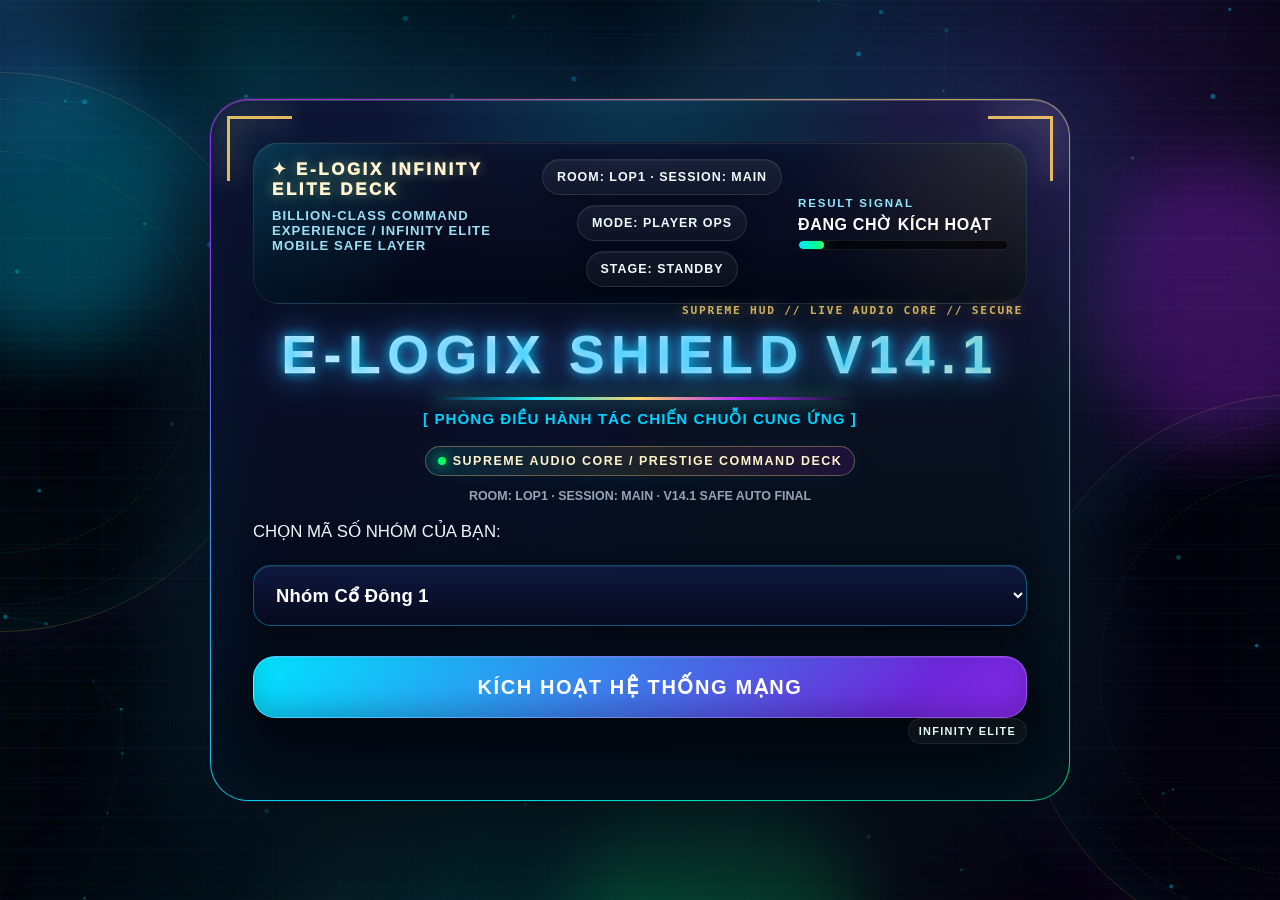
<file: index.html>
<!DOCTYPE html>
<html lang="vi">
<head>
    <meta charset="UTF-8">
    <meta name="viewport" content="width=device-width, initial-scale=1.0">
    <meta http-equiv="Cache-Control" content="no-cache, no-store, must-revalidate">
    <meta http-equiv="Pragma" content="no-cache">
    <meta http-equiv="Expires" content="0">
    <title>E-Logix Cyber Shield V9.0 - Stable Game-State Realtime</title>
    <style>
        :root {
            --bg-color: #020308;
            --panel-bg: rgba(6, 11, 30, 0.92);
            --neon-green: #00ff66;
            --neon-red: #ff0044;
            --neon-blue: #00d2ff;
            --neon-purple: #b026ff;
            --text-main: #f1f5f9;
            --text-sub: #475569;
        }

        /* NỀN MA TRẬN KHÔNG GIAN SÂN KHẤU */
        body {
            font-family: 'Segoe UI', -apple-system, BlinkMacSystemFont, sans-serif;
            background-color: var(--bg-color);
            background-image: 
                linear-gradient(rgba(0, 240, 255, 0.03) 1px, transparent 1px),
                linear-gradient(90deg, rgba(0, 240, 255, 0.03) 1px, transparent 1px);
            background-size: 30px 30px;
            color: var(--text-main);
            margin: 0;
            padding: 15px;
            display: flex;
            justify-content: center;
            align-items: center;
            min-height: 100vh;
            box-sizing: border-box;
        }

        /* KHUNG TÁC CHIẾN MỞ RỘNG BIÊN ĐỘ VÀ RESPONSIVE */
        .game-wrapper {
            width: 100%;
            max-width: 760px;
            background: var(--panel-bg);
            backdrop-filter: blur(12px);
            -webkit-backdrop-filter: blur(12px);
            border: 2px solid rgba(0, 240, 255, 0.35);
            border-radius: 24px;
            padding: 35px;
            box-shadow: 0 0 50px rgba(0, 240, 255, 0.2), inset 0 0 25px rgba(0, 240, 255, 0.05);
            box-sizing: border-box;
            position: relative;
            transition: max-width 0.4s ease;
        }

        body.host-mode-active .game-wrapper {
            max-width: 1240px;
        }

        .game-wrapper::before { content: ""; position: absolute; top: 15px; left: 15px; width: 22px; height: 22px; border-top: 3px solid var(--neon-blue); border-left: 3px solid var(--neon-blue); pointer-events: none; }
        .game-wrapper::after { content: ""; position: absolute; top: 15px; right: 15px; width: 22px; height: 22px; border-top: 3px solid var(--neon-blue); border-right: 3px solid var(--neon-blue); pointer-events: none; }

        .view { display: none; }
        .view.active { display: flex; flex-direction: column; }
        .shake { animation: screen-shake 0.3s cubic-bezier(.36,.07,.19,.97) both; }
        @keyframes screen-shake {
            10%, 90% { transform: translate3d(-2px, 0, 0); }
            20%, 80% { transform: translate3d(3px, 0, 0); }
            30%, 50%, 70% { transform: translate3d(-4px, 0, 0); }
            40%, 60% { transform: translate3d(4px, 0, 0); }
        }

        h1 { text-align: center; color: var(--neon-blue); text-shadow: 0 0 20px rgba(0, 240, 255, 0.6); font-size: 2.5rem; margin-top: 0; font-weight: 800; letter-spacing: 2px; }
        h2 { text-align: center; color: var(--neon-purple); text-shadow: 0 0 12px rgba(189, 0, 255, 0.5); margin-top: 0; font-size: 1.7rem; font-weight: 800; }

        .btn { background: rgba(16, 22, 56, 0.6); color: #e2e8f0; border: 1px solid rgba(0, 240, 255, 0.4); padding: 18px; font-size: 1.15rem; font-weight: bold; border-radius: 12px; cursor: pointer; margin-top: 15px; font-family: inherit; transition: all 0.2s; box-shadow: 0 4px 12px rgba(0,0,0,0.4); }
        .btn:hover { border-color: var(--neon-green); color: var(--neon-green); box-shadow: 0 0 25px rgba(0,255,102,0.4); transform: translateY(-2px); }
        .btn-action { background: linear-gradient(135deg, var(--neon-purple), #4900c2); color: white; border: none; box-shadow: 0 0 25px rgba(189,0,255,0.6); font-size: 1.25rem; letter-spacing: 1px; }

        /* ÉP GIỚI HẠN KHÔNG CHO GRID PHÌNH TO VƯỢT KHUNG HÌNH ĐIỆN THOẠI */
        .grid-container { display: grid; grid-template-columns: repeat(2, minmax(0, 1fr)); gap: 15px; margin: 15px 0; }
        
        /* BỔ SUNG TỰ ĐỘNG BẺ DÒNG CHỮ DÀI CHỐNG TRÀN */
        .grid-item { background: rgba(13, 20, 52, 0.5); border: 1px solid rgba(34, 45, 99, 0.8); padding: 22px 12px; text-align: center; border-radius: 12px; cursor: pointer; font-size: 1.1rem; font-weight: bold; min-height: 60px; display: flex; justify-content: center; align-items: center; transition: all 0.2s; box-shadow: 0 4px 10px rgba(0,0,0,0.3); word-break: break-all; overflow-wrap: break-word; }
        .grid-item.selected-malware { border-color: var(--neon-red) !important; color: var(--neon-red); background: rgba(255,0,68,0.25) !important; box-shadow: 0 0 25px var(--neon-red) !important; }
        .grid-item.selected-clean { border-color: var(--neon-green) !important; color: var(--neon-green); background: rgba(0,255,102,0.2) !important; box-shadow: 0 0 25px var(--neon-green) !important; }

        .terminal-text { background: #03050f; padding: 18px; border-radius: 12px; font-size: 1.05rem; color: #cbd5e1; min-height: 55px; margin-bottom: 15px; border-left: 5px solid var(--neon-purple); line-height: 1.6; text-align: justify; }
        .status-bar { display: flex; justify-content: space-between; font-size: 1rem; font-weight: bold; margin-bottom: 18px; background: rgba(3, 5, 15, 0.8); padding: 12px 18px; border-radius: 10px; border-left: 5px solid var(--neon-blue); }
        
        .progress-bar { width: 100%; background: #03050f; height: 14px; border-radius: 7px; overflow: hidden; border: 1px solid rgba(0,240,255,0.2); margin-top: 5px; }
        .progress-fill { height: 100%; background: linear-gradient(90deg, #00ff66, #00ffcc); width: 0%; transition: width 0.2s; box-shadow: 0 0 10px var(--neon-green); }

        /* --- TRUNG TÂM ĐIỀU PHỐI MÁY CHIẾU --- */
        .host-split-layout { display: flex; gap: 30px; margin-top: 20px; width: 100%; }
        .host-left-side { flex: 1.1; display: grid; grid-template-columns: repeat(2, 1fr); gap: 15px; }
        .host-right-side { flex: 1; background: rgba(3, 5, 15, 0.95); border: 2px solid var(--neon-purple); border-radius: 20px; padding: 25px; display: flex; flex-direction: column; box-shadow: 0 0 30px rgba(176,38,255,0.2), inset 0 0 20px rgba(0,0,0,0.9); position: relative; }
        
        .host-card { background: rgba(12, 18, 44, 0.85); border: 1px solid rgba(0, 240, 255, 0.2); border-radius: 12px; padding: 15px; cursor: pointer; transition: all 0.2s ease; }
        .host-card:hover { border-color: var(--neon-blue); box-shadow: 0 0 15px rgba(0,240,255,0.2); transform: scale(1.02); }
        .host-card.active-card { border-color: var(--neon-green) !important; box-shadow: 0 0 20px rgba(0,255,102,0.2); }
        .host-card.spec-selected { border-color: var(--neon-purple) !important; box-shadow: 0 0 25px rgba(189,0,255,0.5); background: rgba(189,0,255,0.06); }
        
        .host-team-name { font-size: 1.2rem; font-weight: bold; color: var(--neon-blue); display: flex; justify-content: space-between; }
        .host-team-stage { font-size: 0.9rem; color: #cbd5e1; margin: 8px 0; font-family: monospace; background: #02040a; padding: 6px 10px; border-radius: 5px; border-left: 3px solid var(--neon-purple); white-space: nowrap; overflow: hidden; text-overflow: ellipsis; }
        .host-hp-bar { width: 100%; background: #02040a; height: 8px; border-radius: 4px; overflow: hidden; margin-top: 4px; }
        .host-hp-fill { height: 100%; width: 100%; background: var(--neon-green); transition: all 0.3s; }

        /* VIRTUAL SCREEN CHIẾU GƯƠNG */
        .mirror-phone-viewport { background: #040714; border: 1px solid #1a265e; border-radius: 14px; padding: 20px; flex: 1; margin-top: 15px; display: flex; flex-direction: column; box-shadow: 0 0 30px rgba(0,0,0,0.5); overflow-y: auto; }
        .mirror-grid { display: grid; grid-template-columns: repeat(2, minmax(0, 1fr)); gap: 10px; margin: 10px 0; }
        .mirror-item { background: rgba(255,255,255,0.03); border: 1px solid #222d66; padding: 15px 8px; text-align: center; border-radius: 8px; font-size: 0.9rem; font-weight: bold; color: #cbd5e1; word-break: break-all; }
        .mirror-item.m-bad { border-color: var(--neon-red); color: var(--neon-red); background: rgba(255,0,68,0.1); }
        .mirror-item.m-good { border-color: var(--neon-green); color: var(--neon-green); background: rgba(0,255,102,0.1); }
        .mirror-incoterm-btn { background: #111738; color: #cbd5e1; border: 1px solid #222d66; padding: 12px; margin-top: 8px; border-radius: 6px; text-align: left; font-size: 0.9rem; font-weight: bold; }

        /* BẢNG XẾP HẠNG: TIÊU CHÍ 100% + THỜI GIAN NHANH NHẤT */
        .winner-strip {
            margin: 18px 0 0;
            background: linear-gradient(90deg, rgba(0,255,102,0.12), rgba(0,210,255,0.08));
            border: 1px solid rgba(0,255,102,0.45);
            border-radius: 14px;
            padding: 14px 18px;
            text-align: center;
            font-weight: 900;
            color: var(--neon-green);
            letter-spacing: 0.5px;
            box-shadow: 0 0 22px rgba(0,255,102,0.12);
        }

        .leaderboard-panel {
            margin-top: 15px;
            background: rgba(3, 5, 15, 0.78);
            border: 1px solid rgba(0, 240, 255, 0.25);
            border-radius: 14px;
            padding: 14px;
        }

        .leaderboard-title {
            display: flex;
            justify-content: space-between;
            align-items: center;
            color: var(--neon-blue);
            font-weight: 900;
            font-size: 0.95rem;
            margin-bottom: 10px;
        }

        .leaderboard-rule {
            color: #94a3b8;
            font-size: 0.78rem;
            font-weight: 700;
        }

        .leaderboard-list {
            display: grid;
            grid-template-columns: repeat(2, minmax(0, 1fr));
            gap: 10px;
        }

        .leader-row {
            display: grid;
            grid-template-columns: 42px 1fr auto;
            gap: 10px;
            align-items: center;
            background: rgba(12, 18, 44, 0.75);
            border: 1px solid rgba(34, 45, 99, 0.95);
            border-radius: 10px;
            padding: 10px;
            font-weight: 800;
        }

        .leader-row.perfect {
            border-color: rgba(0,255,102,0.65);
            box-shadow: 0 0 14px rgba(0,255,102,0.08);
        }

        .leader-row.not-perfect {
            opacity: 0.72;
        }

        .rank-badge {
            background: rgba(0,210,255,0.12);
            border: 1px solid rgba(0,210,255,0.35);
            color: var(--neon-blue);
            border-radius: 8px;
            padding: 6px 0;
            text-align: center;
            font-family: monospace;
        }

        .leader-meta {
            color: #94a3b8;
            font-size: 0.78rem;
            margin-top: 2px;
            font-weight: 700;
        }

        .winner-card {
            border-color: var(--neon-green) !important;
            box-shadow: 0 0 28px rgba(0,255,102,0.35) !important;
            background: rgba(0,255,102,0.07) !important;
        }

        /* ======================================================= */
        /* TRUNG TÂM BẢO TRÌ BỘ KHUNG ĐỒ HỌA RESPONSIVE CHO MOBILE */
        /* ======================================================= */
        @media (max-width: 480px) {
            .game-wrapper {
                padding: 20px 15px;
                border-radius: 16px;
            }
            h1 { font-size: 1.8rem; letter-spacing: 1px; }
            h2 { font-size: 1.3rem; }
            .status-bar { font-size: 0.85rem; padding: 8px 12px; margin-bottom: 12px; }
            .terminal-text { font-size: 0.9rem; padding: 12px; min-height: 70px; margin-bottom: 12px; }
            .grid-container { gap: 10px; margin: 10px 0; }
            .grid-item {
                font-size: 0.85rem;
                padding: 14px 6px;
                min-height: 52px;
                border-radius: 8px;
            }
            .btn { padding: 14px; font-size: 1rem; border-radius: 8px; }
            .leaderboard-list { grid-template-columns: 1fr; }
            .winner-strip { font-size: 0.88rem; padding: 12px; }
            .leaderboard-title { flex-direction: column; gap: 4px; align-items: flex-start; }
        }


        /* ======================================================= */
        /* V5.0 PREMIUM CINEMATIC INTERFACE - HOLOGRAPHIC HUD      */
        /* ======================================================= */
        * { box-sizing: border-box; }
        html { min-height: 100%; }
        body {
            overflow-x: hidden;
            background:
                radial-gradient(circle at 18% 14%, rgba(0, 210, 255, 0.22), transparent 32%),
                radial-gradient(circle at 80% 10%, rgba(176, 38, 255, 0.20), transparent 28%),
                radial-gradient(circle at 50% 92%, rgba(0, 255, 102, 0.12), transparent 38%),
                linear-gradient(135deg, #01020a 0%, #030617 48%, #050011 100%) !important;
            position: relative;
        }
        body::before {
            content: "";
            position: fixed;
            inset: 0;
            pointer-events: none;
            background-image:
                linear-gradient(rgba(0, 210, 255, 0.075) 1px, transparent 1px),
                linear-gradient(90deg, rgba(0, 210, 255, 0.075) 1px, transparent 1px),
                linear-gradient(rgba(176, 38, 255, 0.035) 1px, transparent 1px),
                linear-gradient(90deg, rgba(176, 38, 255, 0.035) 1px, transparent 1px);
            background-size: 42px 42px, 42px 42px, 7px 7px, 7px 7px;
            mask-image: radial-gradient(circle at center, black, transparent 82%);
            animation: grid-drift 16s linear infinite;
            z-index: 0;
        }
        body::after {
            content: "";
            position: fixed;
            inset: 0;
            pointer-events: none;
            background:
                linear-gradient(transparent 0 92%, rgba(0, 255, 255, 0.06) 93%, transparent 100%),
                radial-gradient(circle at 50% 50%, transparent 0 55%, rgba(0, 0, 0, 0.52) 100%);
            background-size: 100% 5px, 100% 100%;
            mix-blend-mode: screen;
            opacity: 0.55;
            z-index: 1;
        }
        @keyframes grid-drift {
            from { transform: translate3d(0, 0, 0); }
            to { transform: translate3d(42px, 42px, 0); }
        }

        .cyber-atmosphere { position: fixed; inset: 0; overflow: hidden; pointer-events: none; z-index: 0; }
        .cyber-orb {
            position: absolute;
            width: 280px;
            height: 280px;
            border-radius: 999px;
            filter: blur(34px);
            opacity: 0.32;
            animation: orb-float 12s ease-in-out infinite alternate;
        }
        .orb-a { left: -90px; top: 8%; background: rgba(0, 210, 255, 0.85); }
        .orb-b { right: -80px; top: 18%; background: rgba(176, 38, 255, 0.82); animation-delay: -4s; }
        .orb-c { left: 45%; bottom: -140px; background: rgba(0, 255, 102, 0.55); animation-delay: -7s; }
        .scanline-layer {
            position: absolute;
            inset: -40%;
            background: linear-gradient(110deg, transparent 35%, rgba(0, 210, 255, 0.12) 50%, transparent 65%);
            animation: light-sweep 7s ease-in-out infinite;
            transform: rotate(4deg);
        }
        @keyframes orb-float {
            0% { transform: translate3d(0, 0, 0) scale(1); }
            100% { transform: translate3d(42px, -34px, 0) scale(1.16); }
        }
        @keyframes light-sweep {
            0%, 34% { transform: translateX(-48%) rotate(4deg); opacity: 0; }
            46% { opacity: 0.65; }
            72%, 100% { transform: translateX(48%) rotate(4deg); opacity: 0; }
        }

        .game-wrapper {
            isolation: isolate;
            z-index: 2;
            background:
                linear-gradient(180deg, rgba(8, 13, 36, 0.94), rgba(2, 4, 14, 0.96)) padding-box,
                linear-gradient(135deg, rgba(0,210,255,0.85), rgba(176,38,255,0.7), rgba(0,255,102,0.55)) border-box !important;
            border: 1px solid transparent !important;
            border-radius: 30px !important;
            box-shadow:
                0 26px 90px rgba(0, 0, 0, 0.75),
                0 0 75px rgba(0, 210, 255, 0.16),
                inset 0 1px 0 rgba(255, 255, 255, 0.08),
                inset 0 0 34px rgba(0, 210, 255, 0.08) !important;
            overflow: hidden;
        }
        .game-wrapper::before,
        .game-wrapper::after {
            width: 48px !important;
            height: 48px !important;
            z-index: 5;
            opacity: 0.95;
            filter: drop-shadow(0 0 12px rgba(0,210,255,0.75));
        }
        .game-wrapper::before { top: 16px !important; left: 16px !important; border-width: 3px !important; }
        .game-wrapper::after { top: 16px !important; right: 16px !important; border-width: 3px !important; }
        .game-wrapper > .view { position: relative; z-index: 3; }
        .game-wrapper .view.active { animation: view-rise 0.42s ease both; }
        @keyframes view-rise {
            from { opacity: 0; transform: translateY(12px) scale(0.992); filter: blur(4px); }
            to { opacity: 1; transform: translateY(0) scale(1); filter: blur(0); }
        }

        h1 {
            margin-bottom: 10px !important;
            font-size: clamp(2rem, 4.2vw, 3.4rem) !important;
            line-height: 1.05;
            color: #e0fbff !important;
            text-transform: uppercase;
            letter-spacing: 0.12em !important;
            text-shadow:
                0 0 12px rgba(0, 210, 255, 0.88),
                0 0 34px rgba(176, 38, 255, 0.45),
                0 1px 0 rgba(255,255,255,0.25) !important;
        }
        h1::after {
            content: "";
            display: block;
            width: min(420px, 72%);
            height: 2px;
            margin: 14px auto 0;
            background: linear-gradient(90deg, transparent, rgba(0,210,255,0.95), rgba(176,38,255,0.95), transparent);
            box-shadow: 0 0 18px rgba(0,210,255,0.5);
        }
        h2 {
            color: #f8fbff !important;
            letter-spacing: 0.055em;
            text-shadow: 0 0 16px rgba(176,38,255,0.65), 0 0 26px rgba(0,210,255,0.25) !important;
        }
        .mission-subtitle {
            text-align: center;
            color: #9eeaff;
            font-weight: 900;
            font-size: 1rem;
            letter-spacing: 0.1em;
            text-shadow: 0 0 14px rgba(0,210,255,0.45);
        }

        .status-bar {
            background:
                linear-gradient(90deg, rgba(0,210,255,0.16), rgba(12,18,44,0.86), rgba(176,38,255,0.16)) !important;
            border: 1px solid rgba(0, 210, 255, 0.34) !important;
            border-left: 0 !important;
            border-radius: 16px !important;
            box-shadow: inset 0 0 22px rgba(0, 210, 255, 0.06), 0 0 18px rgba(0, 210, 255, 0.08);
            position: relative;
            overflow: hidden;
        }
        .status-bar::after {
            content: "";
            position: absolute;
            inset: 0;
            background: linear-gradient(90deg, transparent, rgba(255,255,255,0.12), transparent);
            transform: translateX(-120%);
            animation: status-shine 5.5s ease-in-out infinite;
        }
        @keyframes status-shine { 0%, 55% { transform: translateX(-120%); } 75%, 100% { transform: translateX(120%); } }

        .terminal-text,
        #text-s3,
        #view-stage5 > div:nth-of-type(3),
        #view-result > div:nth-of-type(2) {
            background:
                linear-gradient(180deg, rgba(3,5,15,0.92), rgba(8,13,36,0.82)) !important;
            border: 1px solid rgba(0, 210, 255, 0.24) !important;
            border-left: 4px solid rgba(176,38,255,0.95) !important;
            border-radius: 18px !important;
            box-shadow: inset 0 0 26px rgba(0,0,0,0.42), 0 14px 32px rgba(0,0,0,0.24);
        }
        .terminal-text {
            position: relative;
            overflow: hidden;
        }
        .terminal-text::before {
            content: "SYSTEM://SECURE_LOG";
            display: block;
            font-family: ui-monospace, SFMono-Regular, Consolas, monospace;
            font-size: 0.72rem;
            letter-spacing: 0.15em;
            color: rgba(0,210,255,0.78);
            margin-bottom: 7px;
        }
        .terminal-text::after {
            content: "";
            position: absolute;
            left: 0; right: 0; top: 0;
            height: 40%;
            background: linear-gradient(180deg, transparent, rgba(0,210,255,0.055), transparent);
            transform: translateY(-120%);
            animation: terminal-scan 4.2s linear infinite;
        }
        @keyframes terminal-scan { to { transform: translateY(280%); } }

        .btn, select.btn {
            position: relative;
            overflow: hidden;
            border-radius: 18px !important;
            border: 1px solid rgba(0, 210, 255, 0.36) !important;
            background:
                linear-gradient(180deg, rgba(18, 27, 70, 0.82), rgba(7, 10, 30, 0.92)) !important;
            box-shadow:
                0 14px 28px rgba(0,0,0,0.32),
                inset 0 1px 0 rgba(255,255,255,0.08) !important;
            letter-spacing: 0.015em;
        }
        .btn::before {
            content: "";
            position: absolute;
            inset: 0;
            background: linear-gradient(110deg, transparent 25%, rgba(255,255,255,0.16) 46%, transparent 70%);
            transform: translateX(-120%);
            transition: transform 0.55s ease;
        }
        .btn:hover::before { transform: translateX(120%); }
        .btn:hover {
            transform: translateY(-3px) scale(1.012) !important;
            border-color: rgba(0,255,102,0.78) !important;
            box-shadow:
                0 18px 38px rgba(0,0,0,0.36),
                0 0 24px rgba(0,255,102,0.22),
                inset 0 0 20px rgba(0,255,102,0.05) !important;
        }
        .btn-action {
            background:
                linear-gradient(135deg, #00d2ff 0%, #7c3cff 48%, #b026ff 100%) !important;
            border: 1px solid rgba(255,255,255,0.18) !important;
            color: white !important;
            box-shadow: 0 0 34px rgba(176,38,255,0.52), 0 18px 45px rgba(0,0,0,0.42) !important;
            text-transform: uppercase;
        }

        .grid-container { gap: 16px !important; }
        .grid-item {
            border-radius: 18px !important;
            background:
                linear-gradient(180deg, rgba(15, 23, 58, 0.82), rgba(5, 9, 25, 0.92)) !important;
            border: 1px solid rgba(0,210,255,0.22) !important;
            box-shadow: 0 10px 26px rgba(0,0,0,0.32), inset 0 1px 0 rgba(255,255,255,0.05) !important;
            position: relative;
        }
        .grid-item::after {
            content: "";
            position: absolute;
            inset: 7px;
            border: 1px solid rgba(255,255,255,0.025);
            border-radius: 12px;
            pointer-events: none;
        }
        .grid-item:hover {
            transform: translateY(-3px) scale(1.018) !important;
            border-color: rgba(0,210,255,0.72) !important;
            color: #f8fbff;
            box-shadow: 0 16px 38px rgba(0,0,0,0.38), 0 0 22px rgba(0,210,255,0.18) !important;
        }
        .grid-item.selected-malware,
        .grid-item.selected-clean {
            animation: item-lock 0.28s ease both;
        }
        @keyframes item-lock { 50% { transform: scale(1.04); } }

        .progress-bar {
            height: 18px !important;
            border-radius: 999px !important;
            background: rgba(0,0,0,0.45) !important;
            box-shadow: inset 0 0 16px rgba(0,0,0,0.72);
        }
        .progress-fill {
            background: linear-gradient(90deg, #00ff66, #00d2ff, #b026ff) !important;
            background-size: 220% 100% !important;
            animation: progress-flow 1.7s linear infinite;
            border-radius: 999px;
        }
        @keyframes progress-flow { to { background-position: 220% 0; } }

        .host-split-layout {
            gap: 24px !important;
            align-items: stretch;
        }
        .host-left-side {
            grid-template-columns: repeat(2, minmax(0, 1fr)) !important;
            gap: 14px !important;
        }
        .host-card {
            background:
                linear-gradient(180deg, rgba(15, 23, 58, 0.86), rgba(5, 8, 23, 0.94)) !important;
            border: 1px solid rgba(0,210,255,0.24) !important;
            border-radius: 20px !important;
            box-shadow: 0 14px 32px rgba(0,0,0,0.34), inset 0 1px 0 rgba(255,255,255,0.05);
            position: relative;
            overflow: hidden;
        }
        .host-card::before {
            content: "";
            position: absolute;
            inset: 0 0 auto 0;
            height: 3px;
            background: linear-gradient(90deg, rgba(0,210,255,0.9), rgba(176,38,255,0.9));
            opacity: 0.65;
        }
        .host-card:hover { transform: translateY(-4px) scale(1.015) !important; }
        .host-card.active-card::before { background: linear-gradient(90deg, #00ff66, #00d2ff); opacity: 1; }
        .host-team-name { color: #dffbff !important; font-size: 1.08rem !important; }
        .host-team-stage {
            background: rgba(0,0,0,0.34) !important;
            border-left: 3px solid rgba(0,210,255,0.85) !important;
            border-radius: 10px !important;
        }
        .host-hp-bar { height: 10px !important; border-radius: 999px !important; box-shadow: inset 0 0 10px rgba(0,0,0,0.7); }
        .host-hp-fill { border-radius: 999px; box-shadow: 0 0 12px currentColor; }

        .host-right-side {
            background:
                linear-gradient(180deg, rgba(7, 10, 28, 0.98), rgba(2, 4, 14, 0.98)) !important;
            border: 1px solid rgba(176,38,255,0.56) !important;
            border-radius: 26px !important;
            box-shadow:
                0 22px 60px rgba(0,0,0,0.52),
                0 0 40px rgba(176,38,255,0.16),
                inset 0 0 26px rgba(0,210,255,0.04) !important;
        }
        #spec-title {
            background: rgba(0,210,255,0.055);
            border: 1px solid rgba(0,210,255,0.18);
            border-radius: 14px;
            padding: 10px 12px;
        }
        .mirror-phone-viewport {
            position: relative;
            background:
                radial-gradient(circle at 50% 0%, rgba(0,210,255,0.10), transparent 34%),
                linear-gradient(180deg, rgba(2, 6, 20, 0.98), rgba(0, 1, 8, 0.98)) !important;
            border: 1px solid rgba(0,210,255,0.22) !important;
            border-radius: 24px !important;
            box-shadow:
                inset 0 0 30px rgba(0,0,0,0.65),
                0 0 30px rgba(0,210,255,0.08) !important;
        }
        .mirror-phone-viewport::before {
            content: "LIVE SECURE MIRROR";
            display: block;
            color: rgba(0,210,255,0.85);
            font-size: 0.72rem;
            font-weight: 900;
            letter-spacing: 0.18em;
            text-align: center;
            margin-bottom: 10px;
        }
        .mirror-item {
            border-radius: 13px !important;
            background: rgba(255,255,255,0.045) !important;
            border-color: rgba(0,210,255,0.18) !important;
        }

        .winner-strip {
            margin: 18px 0 12px !important;
            border-radius: 20px !important;
            background: linear-gradient(90deg, rgba(0,255,102,0.12), rgba(0,210,255,0.16), rgba(176,38,255,0.12)) !important;
            background-size: 220% 100% !important;
            animation: premium-gradient 3.8s ease-in-out infinite;
            border: 1px solid rgba(0,255,102,0.42) !important;
            box-shadow: 0 0 26px rgba(0,255,102,0.12), inset 0 0 24px rgba(0,210,255,0.05) !important;
        }
        .leaderboard-panel {
            border-radius: 22px !important;
            background: rgba(3, 5, 15, 0.68) !important;
            border: 1px solid rgba(0,210,255,0.22) !important;
            box-shadow: inset 0 0 24px rgba(0,0,0,0.4), 0 16px 40px rgba(0,0,0,0.24);
        }
        .leader-row {
            border-radius: 15px !important;
            background: linear-gradient(180deg, rgba(12,18,44,0.88), rgba(4,7,22,0.92)) !important;
        }
        .leader-row.perfect { animation: perfect-pulse 2.8s ease-in-out infinite; }
        @keyframes perfect-pulse { 0%,100% { box-shadow: 0 0 14px rgba(0,255,102,0.08); } 50% { box-shadow: 0 0 24px rgba(0,255,102,0.18); } }
        @keyframes premium-gradient { 0%, 100% { background-position: 0% 50%; } 50% { background-position: 100% 50%; } }

        #account-ip {
            background: linear-gradient(90deg, rgba(0,210,255,0.12), rgba(176,38,255,0.10)) !important;
            border-color: rgba(0,210,255,0.48) !important;
            box-shadow: 0 0 18px rgba(0,210,255,0.11);
        }
        #final-integrity {
            font-size: clamp(4rem, 12vw, 7.2rem) !important;
            line-height: 1;
            background: linear-gradient(180deg, #ffffff, #00ff66 42%, #00d2ff) !important;
            -webkit-background-clip: text !important;
            background-clip: text !important;
            color: transparent !important;
            filter: drop-shadow(0 0 24px rgba(0,255,102,0.32));
        }

        @media (max-width: 860px) {
            body.host-mode-active .game-wrapper { max-width: 760px; }
            .host-split-layout { flex-direction: column; }
            .host-left-side { grid-template-columns: 1fr !important; }
        }
        @media (max-width: 480px) {
            body { padding: 10px; align-items: flex-start; }
            .game-wrapper { padding: 22px 14px !important; border-radius: 22px !important; }
            .game-wrapper::before, .game-wrapper::after { width: 28px !important; height: 28px !important; }
            h1 { font-size: 1.72rem !important; letter-spacing: 0.075em !important; }
            h2 { font-size: 1.18rem !important; }
            .mission-subtitle { font-size: 0.78rem; letter-spacing: 0.055em; }
            .grid-container { grid-template-columns: 1fr 1fr; gap: 10px !important; }
            .grid-item { font-size: 0.82rem !important; padding: 14px 7px !important; min-height: 54px !important; }
            .btn { font-size: 0.94rem !important; padding: 14px 10px !important; }
            .status-bar { gap: 8px; flex-wrap: wrap; }
        }



        /* ======================================================= */
        /* V6.0 ULTRA CINEMATIC UPGRADE - EVENT STAGE EDITION      */
        /* ======================================================= */
        .particle-canvas {
            position: fixed;
            inset: 0;
            width: 100vw;
            height: 100vh;
            pointer-events: none;
            z-index: 0;
            opacity: 0.82;
            mix-blend-mode: screen;
        }
        .cursor-orb {
            position: fixed;
            left: 0;
            top: 0;
            width: 280px;
            height: 280px;
            border-radius: 999px;
            pointer-events: none;
            z-index: 1;
            opacity: 0;
            transform: translate3d(-50%, -50%, 0);
            background:
                radial-gradient(circle, rgba(0, 210, 255, 0.22), transparent 56%),
                radial-gradient(circle, rgba(176, 38, 255, 0.12), transparent 70%);
            filter: blur(16px);
            transition: opacity 0.35s ease;
        }
        .screen-flash-layer {
            position: fixed;
            inset: 0;
            pointer-events: none;
            z-index: 20;
            opacity: 0;
        }
        .hud-rings {
            position: fixed;
            inset: 0;
            pointer-events: none;
            z-index: 0;
            overflow: hidden;
        }
        .hud-ring {
            position: absolute;
            width: 420px;
            height: 420px;
            border-radius: 50%;
            border: 1px solid rgba(0, 210, 255, 0.16);
            box-shadow: inset 0 0 34px rgba(0,210,255,0.045), 0 0 26px rgba(0,210,255,0.035);
            animation: hud-ring-rotate 18s linear infinite;
        }
        .hud-ring::before,
        .hud-ring::after {
            content: "";
            position: absolute;
            inset: 26px;
            border-radius: inherit;
            border: 1px dashed rgba(176, 38, 255, 0.20);
        }
        .hud-ring::after {
            inset: 78px;
            border-color: rgba(0,255,102,0.14);
            animation: hud-ring-rotate 11s linear infinite reverse;
        }
        .ring-left { left: -210px; top: 18%; }
        .ring-right { right: -220px; bottom: 5%; animation-duration: 24s; }
        @keyframes hud-ring-rotate { to { transform: rotate(360deg); } }

        .game-wrapper {
            animation: console-breathe 4.6s ease-in-out infinite;
        }
        @keyframes console-breathe {
            0%, 100% { filter: drop-shadow(0 0 0 rgba(0,210,255,0)); }
            50% { filter: drop-shadow(0 0 18px rgba(0,210,255,0.18)); }
        }
        .game-wrapper::selection { background: rgba(0,210,255,0.35); }
        .game-wrapper > .view.active::before {
            content: "SECURE HUD // LIVE";
            position: absolute;
            top: -22px;
            right: 4px;
            color: rgba(158,234,255,0.72);
            font-family: ui-monospace, SFMono-Regular, Consolas, monospace;
            font-size: 0.7rem;
            font-weight: 900;
            letter-spacing: 0.16em;
            text-shadow: 0 0 12px rgba(0,210,255,0.45);
        }
        h1 {
            position: relative;
            animation: title-glitch-soft 5.8s infinite;
        }
        @keyframes title-glitch-soft {
            0%, 92%, 100% { transform: translateX(0); filter: none; }
            93% { transform: translateX(1px); filter: hue-rotate(18deg); }
            94% { transform: translateX(-1px); }
            95% { transform: translateX(0); }
        }
        .btn-action {
            animation: command-pulse 2.4s ease-in-out infinite;
        }
        @keyframes command-pulse {
            0%, 100% { box-shadow: 0 0 34px rgba(176,38,255,0.52), 0 18px 45px rgba(0,0,0,0.42) !important; }
            50% { box-shadow: 0 0 50px rgba(0,210,255,0.45), 0 0 24px rgba(176,38,255,0.42), 0 18px 45px rgba(0,0,0,0.42) !important; }
        }
        .grid-item, .leader-row, .host-card, .mirror-item {
            transform-style: preserve-3d;
            backface-visibility: hidden;
        }
        .grid-item::before {
            content: "";
            position: absolute;
            inset: 0;
            border-radius: inherit;
            background: radial-gradient(circle at var(--mx, 50%) var(--my, 50%), rgba(0,210,255,0.18), transparent 42%);
            opacity: 0;
            transition: opacity 0.25s ease;
            pointer-events: none;
        }
        .grid-item:hover::before { opacity: 1; }
        .selected-clean::before,
        .selected-malware::before { opacity: 0.85 !important; }
        .selected-clean { animation: success-lock 0.55s ease both, item-lock 0.28s ease both !important; }
        .selected-malware { animation: danger-lock 0.55s ease both, item-lock 0.28s ease both !important; }
        @keyframes success-lock {
            0% { box-shadow: 0 0 0 rgba(0,255,102,0); }
            45% { box-shadow: 0 0 38px rgba(0,255,102,0.42), inset 0 0 24px rgba(0,255,102,0.16); }
            100% { box-shadow: 0 0 25px rgba(0,255,102,0.22), inset 0 0 18px rgba(0,255,102,0.08); }
        }
        @keyframes danger-lock {
            0% { box-shadow: 0 0 0 rgba(255,0,68,0); }
            45% { box-shadow: 0 0 42px rgba(255,0,68,0.48), inset 0 0 24px rgba(255,0,68,0.16); }
            100% { box-shadow: 0 0 25px rgba(255,0,68,0.24), inset 0 0 18px rgba(255,0,68,0.08); }
        }
        body.fx-correct .screen-flash-layer {
            animation: flash-correct 0.55s ease both;
            background: radial-gradient(circle at center, rgba(0,255,102,0.18), transparent 58%);
        }
        body.fx-wrong .screen-flash-layer {
            animation: flash-wrong 0.65s ease both;
            background: radial-gradient(circle at center, rgba(255,0,68,0.22), transparent 58%);
        }
        body.fx-win .screen-flash-layer {
            animation: flash-win 1.65s ease both;
            background: radial-gradient(circle at center, rgba(0,255,102,0.22), rgba(0,210,255,0.12) 42%, transparent 70%);
        }
        body.fx-correct .game-wrapper { animation: console-breathe 4.6s ease-in-out infinite, success-console 0.55s ease both; }
        body.fx-wrong .game-wrapper { animation: danger-console 0.55s ease both; }
        body.fx-win .game-wrapper { animation: win-console 1.8s ease both; }
        @keyframes flash-correct { 0% { opacity: 0; } 25% { opacity: 1; } 100% { opacity: 0; } }
        @keyframes flash-wrong { 0% { opacity: 0; } 18% { opacity: 1; } 42% { opacity: 0.38; } 100% { opacity: 0; } }
        @keyframes flash-win { 0% { opacity: 0; } 22% { opacity: 1; } 100% { opacity: 0; } }
        @keyframes success-console { 50% { box-shadow: 0 0 82px rgba(0,255,102,0.26), 0 0 50px rgba(0,210,255,0.18), inset 0 0 38px rgba(0,255,102,0.10) !important; } }
        @keyframes danger-console { 20%, 60% { transform: translateX(-3px); } 40%, 80% { transform: translateX(3px); } 50% { box-shadow: 0 0 80px rgba(255,0,68,0.30), inset 0 0 38px rgba(255,0,68,0.10) !important; } }
        @keyframes win-console {
            0% { transform: scale(1); }
            30% { transform: scale(1.012); box-shadow: 0 0 110px rgba(0,255,102,0.34), 0 0 80px rgba(0,210,255,0.25), inset 0 0 45px rgba(0,255,102,0.14) !important; }
            100% { transform: scale(1); }
        }
        .sonic-badge {
            display: inline-flex;
            align-items: center;
            gap: 7px;
            margin: 8px auto 0;
            padding: 7px 12px;
            border-radius: 999px;
            border: 1px solid rgba(0,210,255,0.30);
            background: rgba(0,210,255,0.07);
            color: #9eeaff;
            font-size: 0.78rem;
            font-weight: 900;
            letter-spacing: 0.12em;
            text-transform: uppercase;
            box-shadow: 0 0 18px rgba(0,210,255,0.08);
        }
        .sonic-badge::before {
            content: "";
            width: 8px;
            height: 8px;
            border-radius: 50%;
            background: #00ff66;
            box-shadow: 0 0 12px #00ff66;
            animation: live-dot 1.2s ease-in-out infinite;
        }
        @keyframes live-dot { 50% { opacity: 0.35; transform: scale(0.78); } }
        .winner-strip::before {
            content: "✦ ";
            color: #ffffff;
            text-shadow: 0 0 12px rgba(255,255,255,0.6);
        }
        .winner-card::after {
            content: "FASTEST 100%";
            position: absolute;
            right: 12px;
            top: 8px;
            color: rgba(0,255,102,0.92);
            font-family: ui-monospace, SFMono-Regular, Consolas, monospace;
            font-size: 0.62rem;
            font-weight: 900;
            letter-spacing: 0.12em;
        }


        /* ======================================================= */
        /* V7.0 SUPREME CINEMATIC SKIN - HOLOGRAM WARROOM EDITION  */
        /* ======================================================= */
        :root {
            --gold-core: #ffd36a;
            --cyan-core: #00e5ff;
            --violet-core: #b026ff;
            --emerald-core: #00ff88;
            --danger-core: #ff174f;
            --glass-hi: rgba(255,255,255,0.11);
        }
        html { background: #01020a; }
        body {
            background-color: #01020a !important;
            background-image:
                radial-gradient(circle at 20% 8%, rgba(0,229,255,0.17), transparent 27%),
                radial-gradient(circle at 82% 18%, rgba(176,38,255,0.18), transparent 30%),
                radial-gradient(circle at 50% 105%, rgba(0,255,136,0.11), transparent 34%),
                linear-gradient(rgba(0,229,255,0.035) 1px, transparent 1px),
                linear-gradient(90deg, rgba(176,38,255,0.032) 1px, transparent 1px) !important;
            background-size: auto, auto, auto, 34px 34px, 34px 34px !important;
        }
        body::before, body::after {
            content: "";
            position: fixed;
            inset: -24vmax;
            pointer-events: none;
            z-index: 0;
            mix-blend-mode: screen;
        }
        body::before {
            background:
                conic-gradient(from 0deg at 50% 50%, transparent 0 14%, rgba(0,229,255,0.11) 18%, transparent 28%, rgba(176,38,255,0.12) 45%, transparent 58%, rgba(0,255,136,0.08) 70%, transparent 82%);
            animation: supreme-aurora-spin 38s linear infinite;
            filter: blur(20px);
            opacity: 0.72;
        }
        body::after {
            inset: 0;
            background:
                linear-gradient(115deg, transparent 0 38%, rgba(255,255,255,0.045) 44%, transparent 52% 100%),
                repeating-linear-gradient(180deg, transparent 0 7px, rgba(255,255,255,0.018) 8px, transparent 10px);
            animation: supreme-light-sweep 7.5s ease-in-out infinite;
            opacity: 0.68;
        }
        @keyframes supreme-aurora-spin { to { transform: rotate(360deg) scale(1.04); } }
        @keyframes supreme-light-sweep {
            0%, 38% { opacity: 0.18; transform: translateX(-18%); }
            56% { opacity: 0.76; }
            100% { opacity: 0.24; transform: translateX(18%); }
        }
        .particle-canvas { opacity: 0.98 !important; filter: drop-shadow(0 0 8px rgba(0,229,255,0.28)); }
        .cursor-orb { width: 420px !important; height: 420px !important; opacity: 0.88; }
        .hud-ring {
            width: 560px !important;
            height: 560px !important;
            border-color: rgba(255,211,106,0.18) !important;
            box-shadow: inset 0 0 60px rgba(0,229,255,0.07), 0 0 70px rgba(176,38,255,0.08) !important;
        }
        .ring-left { left: -280px !important; top: 8% !important; }
        .ring-right { right: -300px !important; bottom: -6% !important; }

        body:not(.host-mode-active) .game-wrapper { max-width: 860px !important; }
        body.host-mode-active .game-wrapper { max-width: 1320px !important; }
        .game-wrapper {
            padding: clamp(24px, 4vw, 42px) !important;
            border-radius: 38px !important;
            background:
                radial-gradient(circle at 50% -10%, rgba(0,229,255,0.20), transparent 31%),
                radial-gradient(circle at 100% 0%, rgba(176,38,255,0.18), transparent 28%),
                linear-gradient(180deg, rgba(9, 15, 42, 0.955), rgba(2, 4, 14, 0.975)) padding-box,
                conic-gradient(from 220deg, rgba(0,229,255,0.95), rgba(176,38,255,0.86), rgba(255,211,106,0.70), rgba(0,255,136,0.78), rgba(0,229,255,0.95)) border-box !important;
            box-shadow:
                0 40px 120px rgba(0,0,0,0.88),
                0 0 95px rgba(0,229,255,0.22),
                0 0 120px rgba(176,38,255,0.13),
                inset 0 1px 0 rgba(255,255,255,0.16),
                inset 0 0 70px rgba(0,229,255,0.075) !important;
            outline: 1px solid rgba(255,255,255,0.06);
        }
        .game-wrapper::before, .game-wrapper::after {
            width: 62px !important;
            height: 62px !important;
            border-color: rgba(255,211,106,0.92) !important;
            filter: drop-shadow(0 0 14px rgba(255,211,106,0.78)) drop-shadow(0 0 22px rgba(0,229,255,0.45)) !important;
        }
        .game-wrapper > .view.active::before {
            content: "SUPREME HUD // LIVE AUDIO CORE // SECURE" !important;
            color: rgba(255,211,106,0.82) !important;
            text-shadow: 0 0 14px rgba(255,211,106,0.5), 0 0 20px rgba(0,229,255,0.25) !important;
        }
        h1 {
            background: linear-gradient(90deg, #ffffff, #9eeaff 24%, #ffd36a 50%, #c084fc 72%, #ffffff) !important;
            background-size: 260% 100% !important;
            -webkit-background-clip: text !important;
            background-clip: text !important;
            color: transparent !important;
            animation: title-glitch-soft 5.8s infinite, supreme-title-flow 6s linear infinite !important;
            filter: drop-shadow(0 0 18px rgba(0,229,255,0.45));
        }
        @keyframes supreme-title-flow { to { background-position: 260% 0; } }
        h1::after {
            height: 3px !important;
            background: linear-gradient(90deg, transparent, #00e5ff, #ffd36a, #b026ff, transparent) !important;
            box-shadow: 0 0 24px rgba(0,229,255,0.55), 0 0 18px rgba(255,211,106,0.34) !important;
        }
        h2 {
            display: inline-flex;
            justify-content: center;
            align-self: center;
            padding: 9px 20px;
            border: 1px solid rgba(255,211,106,0.23);
            border-radius: 999px;
            background: linear-gradient(90deg, rgba(0,229,255,0.08), rgba(176,38,255,0.08));
            box-shadow: 0 0 22px rgba(0,229,255,0.10), inset 0 0 20px rgba(255,255,255,0.035);
        }
        .mission-subtitle {
            color: #dffbff !important;
            background: rgba(0,229,255,0.055);
            border: 1px solid rgba(0,229,255,0.18);
            border-radius: 999px;
            padding: 10px 16px;
            box-shadow: inset 0 0 18px rgba(0,229,255,0.05), 0 0 22px rgba(0,229,255,0.06);
        }
        .sonic-badge {
            background: linear-gradient(90deg, rgba(0,229,255,0.12), rgba(255,211,106,0.10), rgba(176,38,255,0.12)) !important;
            border-color: rgba(255,211,106,0.34) !important;
            color: #fff4ca !important;
            animation: sonic-breathe 1.25s ease-in-out infinite !important;
        }
        @keyframes sonic-breathe {
            50% { transform: translateY(-1px); box-shadow: 0 0 28px rgba(255,211,106,0.16), 0 0 22px rgba(0,229,255,0.12); }
        }
        body.audio-live .sonic-badge::before { background: #ffd36a !important; box-shadow: 0 0 14px #ffd36a, 0 0 28px #00e5ff !important; }

        .status-bar {
            border-radius: 20px !important;
            background:
                linear-gradient(90deg, rgba(0,229,255,0.18), rgba(4,9,31,0.92) 35%, rgba(255,211,106,0.08) 52%, rgba(176,38,255,0.18)) !important;
            box-shadow: inset 0 0 24px rgba(0,229,255,0.08), 0 0 24px rgba(0,229,255,0.10), 0 12px 28px rgba(0,0,0,0.25) !important;
        }
        .status-bar span:first-child { color: #ffffff; text-shadow: 0 0 12px rgba(0,229,255,0.55); }
        .terminal-text, #text-s3, #view-stage5 > div:nth-of-type(3), #view-result > div:nth-of-type(2) {
            border-radius: 22px !important;
            border-color: rgba(255,211,106,0.20) !important;
            background:
                radial-gradient(circle at 0% 0%, rgba(0,229,255,0.095), transparent 28%),
                linear-gradient(180deg, rgba(5,9,28,0.95), rgba(1,3,13,0.95)) !important;
            box-shadow: inset 0 0 34px rgba(0,0,0,0.55), 0 18px 48px rgba(0,0,0,0.30), 0 0 25px rgba(0,229,255,0.06) !important;
        }
        .terminal-text::before { content: "E-LOGIX SUPREME CORE // ACTIVE" !important; color: rgba(255,211,106,0.86) !important; }
        .btn, select.btn, .grid-item, .host-card, .leader-row, .mirror-item {
            backdrop-filter: blur(16px) saturate(1.18);
            -webkit-backdrop-filter: blur(16px) saturate(1.18);
        }
        .btn {
            border-radius: 22px !important;
            background:
                linear-gradient(180deg, rgba(20,32,82,0.88), rgba(3,7,25,0.96)) !important;
            box-shadow: 0 18px 42px rgba(0,0,0,0.40), inset 0 1px 0 rgba(255,255,255,0.12), inset 0 -10px 22px rgba(0,0,0,0.17) !important;
        }
        .btn-action {
            background: linear-gradient(135deg, #00e5ff 0%, #6d28d9 38%, #b026ff 62%, #ffd36a 100%) !important;
            background-size: 220% 220% !important;
            animation: command-pulse 2.4s ease-in-out infinite, premium-gradient 3.8s ease infinite !important;
            letter-spacing: 0.08em !important;
        }
        .grid-container { gap: clamp(12px, 2.2vw, 20px) !important; }
        .grid-item {
            min-height: 78px !important;
            border-radius: 24px !important;
            background:
                radial-gradient(circle at 50% 0%, rgba(0,229,255,0.12), transparent 36%),
                linear-gradient(180deg, rgba(13,24,65,0.90), rgba(3,7,22,0.96)) !important;
            border-color: rgba(0,229,255,0.30) !important;
            box-shadow: 0 18px 40px rgba(0,0,0,0.38), inset 0 1px 0 rgba(255,255,255,0.10), 0 0 20px rgba(0,229,255,0.045) !important;
        }
        .grid-item:hover {
            transform: translateY(-5px) scale(1.024) !important;
            border-color: rgba(255,211,106,0.70) !important;
            box-shadow: 0 24px 52px rgba(0,0,0,0.44), 0 0 34px rgba(255,211,106,0.12), 0 0 28px rgba(0,229,255,0.18) !important;
        }
        .grid-item.selected-clean { border-color: rgba(0,255,136,0.92) !important; }
        .grid-item.selected-malware { border-color: rgba(255,23,79,0.92) !important; }
        .progress-bar { height: 21px !important; padding: 2px; border-color: rgba(255,211,106,0.22) !important; }
        .progress-fill { box-shadow: 0 0 18px rgba(0,255,136,0.42), 0 0 28px rgba(0,229,255,0.25) !important; }
        .host-card, .leader-row, .leaderboard-panel, .winner-strip, .host-right-side, .mirror-phone-viewport {
            border-radius: 24px !important;
        }
        .host-card::after {
            content: "";
            position: absolute;
            inset: auto 14px 10px 14px;
            height: 1px;
            background: linear-gradient(90deg, transparent, rgba(255,211,106,0.35), transparent);
        }
        .winner-strip {
            border-color: rgba(255,211,106,0.38) !important;
            color: #fff7d7 !important;
            box-shadow: 0 0 34px rgba(255,211,106,0.12), 0 0 30px rgba(0,229,255,0.12) !important;
        }
        .leaderboard-panel {
            background: linear-gradient(180deg, rgba(8,13,36,0.84), rgba(2,4,14,0.90)) !important;
            border-color: rgba(0,229,255,0.28) !important;
        }
        .leader-row.perfect { border-color: rgba(255,211,106,0.58) !important; }
        .rank-badge { color: #fff4ca !important; border-color: rgba(255,211,106,0.42) !important; background: rgba(255,211,106,0.08) !important; }
        .mirror-phone-viewport {
            background:
                radial-gradient(circle at 50% -15%, rgba(255,211,106,0.08), transparent 34%),
                radial-gradient(circle at 0% 0%, rgba(0,229,255,0.10), transparent 30%),
                linear-gradient(180deg, rgba(4,8,24,0.98), rgba(0,1,9,0.99)) !important;
        }
        #account-ip {
            color: #fff4ca !important;
            text-shadow: 0 0 12px rgba(255,211,106,0.25);
        }
        #final-integrity {
            animation: final-supreme-glow 2s ease-in-out infinite !important;
        }
        @keyframes final-supreme-glow {
            50% { filter: drop-shadow(0 0 34px rgba(0,255,136,0.48)) drop-shadow(0 0 26px rgba(255,211,106,0.26)); transform: scale(1.018); }
        }
        @media (max-width: 480px) {
            h2 { padding: 7px 12px !important; }
            .grid-item { min-height: 62px !important; border-radius: 17px !important; }
            .mission-subtitle { border-radius: 16px !important; }
        }

        @media (hover: none) {
            .cursor-orb { display: none; }
        }
        @media (prefers-reduced-motion: reduce) {
            *, *::before, *::after { animation-duration: 0.001ms !important; animation-iteration-count: 1 !important; scroll-behavior: auto !important; }
        }


        /* V7.4 TRUE LIVE MIRROR: host nhìn giống màn điện thoại người chơi */
        .mirror-controls { display:flex; gap:10px; align-items:center; justify-content:center; flex-wrap:wrap; margin:12px 0 4px; }
        .mirror-control-btn { border:1px solid rgba(0,240,255,0.45); background:rgba(0,210,255,0.06); color:var(--neon-blue); border-radius:999px; padding:8px 14px; font-weight:900; letter-spacing:1px; cursor:pointer; font-family:inherit; box-shadow:0 0 18px rgba(0,210,255,0.12); }
        .mirror-control-btn.active { border-color:var(--neon-green); color:var(--neon-green); background:rgba(0,255,102,0.1); box-shadow:0 0 22px rgba(0,255,102,0.22); }
        .live-status-pill { border:1px solid rgba(176,38,255,0.45); background:rgba(176,38,255,0.08); color:#d8b4fe; border-radius:999px; padding:8px 14px; font-weight:900; letter-spacing:0.8px; font-size:0.82rem; }
        .mirror-phone-viewport { min-height:620px; }
        .live-phone-shell { width:min(100%, 560px); margin:0 auto; min-height:560px; border-radius:28px; padding:18px; background:radial-gradient(circle at 50% -15%, rgba(0,210,255,0.16), transparent 38%), linear-gradient(180deg, rgba(4,10,29,0.98), rgba(2,3,10,0.98)); border:1px solid rgba(0,240,255,0.38); box-shadow:0 0 40px rgba(0,210,255,0.16), inset 0 0 36px rgba(176,38,255,0.09); position:relative; overflow:hidden; }
        .live-phone-shell::before { content:""; position:absolute; inset:0; pointer-events:none; background:linear-gradient(90deg, transparent, rgba(255,255,255,0.08), transparent); transform:translateX(-120%); animation: liveSweep 4s linear infinite; }
        @keyframes liveSweep { 0%{transform:translateX(-120%);} 60%,100%{transform:translateX(120%);} }
        .live-phone-top { display:flex; justify-content:space-between; gap:10px; align-items:center; border:1px solid rgba(0,240,255,0.28); border-radius:16px; padding:10px 12px; background:rgba(0,0,0,0.3); margin-bottom:14px; font-weight:900; font-size:0.86rem; }
        .live-dot { width:9px; height:9px; border-radius:50%; background:var(--neon-green); display:inline-block; box-shadow:0 0 12px var(--neon-green); margin-right:8px; animation: pulseLive 1s infinite alternate; }
        @keyframes pulseLive { from{opacity:.45; transform:scale(.9);} to{opacity:1; transform:scale(1.2);} }
        .live-stage-label { color:var(--neon-purple); font-family:monospace; letter-spacing:1.2px; text-transform:uppercase; }
        .live-phone-shell h2 { font-size:1.35rem; margin:10px 0 12px; text-align:center; }
        .live-terminal { background:#03050f; padding:14px; border-radius:14px; font-size:0.95rem; color:#cbd5e1; min-height:48px; margin-bottom:13px; border-left:5px solid var(--neon-purple); line-height:1.55; text-align:justify; box-shadow:inset 0 0 18px rgba(0,0,0,0.62); }
        .live-grid { display:grid; grid-template-columns:repeat(2,minmax(0,1fr)); gap:10px; margin:12px 0; }
        .live-cell { background:rgba(13,20,52,0.62); border:1px solid rgba(34,45,99,0.9); padding:15px 8px; min-height:48px; border-radius:12px; display:flex; align-items:center; justify-content:center; text-align:center; font-weight:900; font-size:0.9rem; word-break:break-word; overflow-wrap:anywhere; color:#e2e8f0; box-shadow:0 4px 14px rgba(0,0,0,0.32); }
        .live-cell.bad { border-color:var(--neon-red); color:var(--neon-red); background:rgba(255,0,68,0.18); box-shadow:0 0 20px rgba(255,0,68,0.25); }
        .live-cell.good { border-color:var(--neon-green); color:var(--neon-green); background:rgba(0,255,102,0.14); box-shadow:0 0 20px rgba(0,255,102,0.2); }
        .live-option { display:block; width:100%; text-align:left; margin:8px 0; padding:13px 14px; border-radius:12px; border:1px solid rgba(0,240,255,0.28); background:rgba(13,20,52,0.64); color:#e2e8f0; font-weight:900; line-height:1.35; }
        .live-request-box { background:#03050f; padding:16px; border-radius:14px; text-align:center; margin-bottom:14px; border:1px solid rgba(0,240,255,0.25); }
        .live-ip-pill { display:inline-block; margin-bottom:10px; padding:7px 13px; border-radius:999px; border:1px solid rgba(0,210,255,0.45); background:rgba(0,210,255,0.1); color:var(--neon-blue); font-family:monospace; font-weight:900; letter-spacing:.8px; }
        .live-action-row { display:flex; gap:12px; }
        .live-action { flex:1; text-align:center; padding:15px 10px; border-radius:13px; font-weight:1000; border:1px solid; }
        .live-action.allow { border-color:var(--neon-green); color:var(--neon-green); background:rgba(0,255,102,0.04); }
        .live-action.block { border-color:var(--neon-red); color:var(--neon-red); background:rgba(255,0,68,0.04); }
        .live-progress { height:12px; background:#03050f; border:1px solid rgba(0,240,255,0.25); border-radius:999px; overflow:hidden; margin-top:10px; }
        .live-progress > span { display:block; height:100%; background:linear-gradient(90deg,#00ff66,#00d2ff); box-shadow:0 0 14px #00ff66; transition:width .2s; }
        .live-next { margin-top:12px; border:1px solid rgba(0,255,102,.55); color:var(--neon-green); background:rgba(0,255,102,.08); border-radius:13px; padding:12px; text-align:center; font-weight:1000; letter-spacing:.8px; }
        .live-waiting { margin:auto; text-align:center; color:#94a3b8; line-height:1.7; }
        .host-card.live-playing { box-shadow:0 0 28px rgba(0,255,102,0.32), inset 0 0 20px rgba(0,255,102,0.05); border-color:var(--neon-green)!important; }
        @media (max-width: 900px) { .mirror-phone-viewport { min-height:520px; } .live-phone-shell { min-height:480px; padding:14px; } }

    

        /* V7.7 AUTO REALTIME HOST MIRROR: ưu tiên WebRTC screen share; mobile fallback bằng live tab capture */
        .real-share-panel {
            position: fixed;
            right: 18px;
            bottom: 18px;
            z-index: 9999;
            width: min(330px, calc(100vw - 36px));
            border: 1px solid rgba(0, 240, 255, 0.55);
            border-radius: 18px;
            background: linear-gradient(135deg, rgba(2,5,18,.94), rgba(13,20,52,.88));
            box-shadow: 0 0 30px rgba(0,210,255,.22), inset 0 0 22px rgba(176,38,255,.08);
            padding: 12px;
            backdrop-filter: blur(16px);
            -webkit-backdrop-filter: blur(16px);
        }
        .real-share-panel .real-share-title { font-size:.78rem; color:#7dd3fc; font-weight:1000; letter-spacing:1.4px; margin-bottom:8px; }
        .real-share-panel .real-share-btn {
            width: 100%;
            border: 1px solid rgba(0,255,102,.6);
            border-radius: 12px;
            padding: 11px 12px;
            background: linear-gradient(135deg, rgba(0,255,102,.18), rgba(0,210,255,.1));
            color: #eafff3;
            font-weight: 1000;
            letter-spacing: .8px;
            cursor: pointer;
            font-family: inherit;
            text-shadow: 0 0 10px rgba(0,255,102,.35);
            box-shadow: 0 0 20px rgba(0,255,102,.15);
        }
        .real-share-panel .real-share-btn.stop { border-color: rgba(255,0,68,.65); background: rgba(255,0,68,.13); color:#ffd6df; }
        .real-share-panel .real-share-note { margin-top:8px; font-size:.75rem; color:#94a3b8; line-height:1.45; }
        .real-mirror-shell {
            min-height: 610px;
            display: flex;
            flex-direction: column;
            gap: 14px;
            position: relative;
        }
        .real-mirror-header {
            display:flex;
            align-items:center;
            justify-content:space-between;
            gap:12px;
            border:1px solid rgba(0,240,255,.3);
            background:linear-gradient(90deg, rgba(0,210,255,.12), rgba(176,38,255,.08));
            border-radius:16px;
            padding:12px 16px;
            box-shadow:inset 0 0 18px rgba(0,0,0,.65);
            font-weight:1000;
            letter-spacing:.8px;
        }
        .real-mirror-status-grid { display:grid; grid-template-columns: repeat(3, minmax(0, 1fr)); gap:10px; }
        .real-status-card {
            border:1px solid rgba(148,163,184,.18);
            background:rgba(3,5,15,.62);
            border-radius:14px;
            padding:10px 12px;
            min-height:56px;
            box-shadow:inset 0 0 16px rgba(0,0,0,.55);
        }
        .real-status-label { font-size:.68rem; color:#64748b; text-transform:uppercase; letter-spacing:1px; margin-bottom:4px; font-weight:900; }
        .real-status-value { font-size:.95rem; color:#f8fafc; font-weight:1000; line-height:1.35; }
        .real-video-frame {
            flex: 1;
            min-height: 420px;
            border-radius: 22px;
            border: 2px solid rgba(0,255,102,.42);
            background: radial-gradient(circle at 50% 35%, rgba(0,210,255,.12), rgba(3,5,15,.98) 58%);
            overflow: hidden;
            position: relative;
            display:flex;
            align-items:center;
            justify-content:center;
            box-shadow: 0 0 35px rgba(0,255,102,.12), inset 0 0 45px rgba(0,0,0,.72);
        }
        .real-video-frame video {
            width:100%;
            height:100%;
            object-fit:contain;
            background:#020308;
        }
        .real-no-stream {
            text-align:center;
            max-width:620px;
            padding:34px;
            color:#cbd5e1;
            line-height:1.65;
            font-weight:800;
        }
        .real-no-stream .big { font-size:1.25rem; color:var(--neon-blue); text-shadow:0 0 15px rgba(0,210,255,.4); margin-bottom:10px; font-weight:1000; }
        .real-live-badge { color:var(--neon-green); text-shadow:0 0 12px rgba(0,255,102,.55); }
        .real-warn-badge { color:orange; text-shadow:0 0 12px rgba(255,165,0,.35); }
        .real-dead-badge { color:var(--neon-red); text-shadow:0 0 12px rgba(255,0,68,.45); }
        .host-card.offline-card { opacity:.55; filter:grayscale(.45); border-color:rgba(148,163,184,.18)!important; }
        .host-card.real-playing-card { border-color: var(--neon-green)!important; box-shadow:0 0 32px rgba(0,255,102,.3), inset 0 0 20px rgba(0,255,102,.06)!important; }
        .host-card.real-sharing-card { border-color: var(--neon-blue)!important; box-shadow:0 0 30px rgba(0,210,255,.28), inset 0 0 20px rgba(0,210,255,.06)!important; }
        @media (max-width: 900px) { .real-mirror-status-grid { grid-template-columns:1fr; } .real-video-frame { min-height:320px; } .real-share-panel { left:12px; right:12px; bottom:12px; width:auto; } }

            .capturing-live-tab #real-share-panel { display: none !important; }
        .tab-capture-badge { color:#7dd3fc; text-shadow:0 0 12px rgba(0,210,255,.55); }
        .real-share-panel .real-share-mini { display:block; margin-top:6px; color:#7dd3fc; font-size:.68rem; font-weight:900; letter-spacing:.6px; }


        /* ======================================================= */
        /* V10.0 PRESTIGE COMMAND DECK UI - ULTRA LUXE EDITION     */
        /* ======================================================= */
        .prestige-command-deck {
            display: grid;
            grid-template-columns: 1.2fr 1fr 1fr;
            gap: 16px;
            align-items: stretch;
            margin-bottom: 22px;
            padding: 16px 18px;
            border-radius: 26px;
            background:
                radial-gradient(circle at 0% 0%, rgba(0,229,255,0.16), transparent 26%),
                radial-gradient(circle at 100% 0%, rgba(255,211,106,0.12), transparent 28%),
                linear-gradient(180deg, rgba(12,18,44,0.90), rgba(3,7,20,0.95));
            border: 1px solid rgba(255,255,255,0.08);
            box-shadow:
                inset 0 1px 0 rgba(255,255,255,0.08),
                inset 0 0 30px rgba(0,229,255,0.04),
                0 20px 44px rgba(0,0,0,0.34),
                0 0 34px rgba(0,229,255,0.08);
            position: relative;
            overflow: hidden;
        }
        .prestige-command-deck::before {
            content: "";
            position: absolute;
            inset: 0;
            background: linear-gradient(120deg, transparent 0 38%, rgba(255,255,255,0.06) 50%, transparent 62%);
            transform: translateX(-120%);
            animation: prestige-sheen 7s ease-in-out infinite;
            pointer-events: none;
        }
        @keyframes prestige-sheen {
            0%, 55% { transform: translateX(-120%); }
            75%, 100% { transform: translateX(120%); }
        }
        .prestige-deck-left, .prestige-deck-center, .prestige-deck-right {
            position: relative;
            z-index: 1;
            min-width: 0;
        }
        .prestige-brand-mark {
            font-size: 1.05rem;
            font-weight: 1000;
            letter-spacing: 0.16em;
            color: #fff6d1;
            text-shadow: 0 0 14px rgba(255,211,106,0.42), 0 0 14px rgba(0,229,255,0.18);
            margin-bottom: 8px;
        }
        .prestige-brand-sub {
            color: #a5eaff;
            font-size: 0.82rem;
            font-weight: 700;
            letter-spacing: 0.08em;
            text-transform: uppercase;
            opacity: 0.95;
        }
        .prestige-deck-center {
            display: flex;
            gap: 10px;
            align-items: center;
            justify-content: center;
            flex-wrap: wrap;
        }
        .deck-chip {
            padding: 10px 14px;
            border-radius: 999px;
            border: 1px solid rgba(255,255,255,0.10);
            background: linear-gradient(180deg, rgba(255,255,255,0.06), rgba(255,255,255,0.03));
            color: #eefcff;
            font-size: 0.78rem;
            font-weight: 900;
            letter-spacing: 0.08em;
            text-transform: uppercase;
            box-shadow: inset 0 1px 0 rgba(255,255,255,0.06), 0 10px 20px rgba(0,0,0,0.20);
            white-space: nowrap;
        }
        .prestige-deck-right {
            display: flex;
            flex-direction: column;
            justify-content: center;
            gap: 6px;
            padding-left: 10px;
        }
        .deck-signal-title {
            color: #90e7ff;
            font-size: 0.72rem;
            font-weight: 900;
            letter-spacing: 0.16em;
            text-transform: uppercase;
        }
        .deck-signal-value {
            color: #ffffff;
            font-size: 1rem;
            font-weight: 900;
            letter-spacing: 0.04em;
        }
        .deck-progress {
            width: 100%;
            height: 10px;
            border-radius: 999px;
            background: rgba(0,0,0,0.48);
            border: 1px solid rgba(255,255,255,0.08);
            overflow: hidden;
            box-shadow: inset 0 0 12px rgba(0,0,0,0.55);
        }
        .deck-progress-fill {
            width: 12%;
            height: 100%;
            border-radius: inherit;
            background: linear-gradient(90deg, #00e5ff, #00ff88, #ffd36a, #b026ff);
            background-size: 220% 100%;
            animation: premium-gradient 3.5s ease-in-out infinite;
            box-shadow: 0 0 18px rgba(0,229,255,0.34), 0 0 18px rgba(255,211,106,0.24);
            transition: width .35s ease;
        }
        .prestige-stage-rail {
            display: grid;
            grid-template-columns: repeat(6, minmax(0, 1fr));
            gap: 10px;
            margin: 0 0 16px;
            padding: 12px;
            border-radius: 20px;
            background: linear-gradient(180deg, rgba(12,18,44,0.74), rgba(4,8,24,0.88));
            border: 1px solid rgba(255,255,255,0.07);
            box-shadow: inset 0 0 24px rgba(0,229,255,0.04), 0 14px 28px rgba(0,0,0,0.24);
        }
        .prestige-stage-step {
            position: relative;
            min-width: 0;
            padding: 10px 8px 9px;
            border-radius: 16px;
            border: 1px solid rgba(255,255,255,0.06);
            background: linear-gradient(180deg, rgba(255,255,255,0.05), rgba(255,255,255,0.02));
            text-align: center;
            transition: all .25s ease;
            overflow: hidden;
        }
        .prestige-stage-step::before {
            content: "";
            position: absolute;
            inset: 0;
            background: radial-gradient(circle at 50% 0%, rgba(0,229,255,0.14), transparent 50%);
            opacity: 0;
            transition: opacity .25s ease;
        }
        .prestige-stage-step .step-number {
            display: inline-flex;
            width: 28px;
            height: 28px;
            align-items: center;
            justify-content: center;
            margin-bottom: 6px;
            border-radius: 999px;
            border: 1px solid rgba(255,255,255,0.10);
            background: rgba(255,255,255,0.04);
            color: #dffcff;
            font-size: 0.82rem;
            font-weight: 1000;
        }
        .prestige-stage-step .step-title {
            color: #f8fbff;
            font-size: 0.73rem;
            font-weight: 900;
            letter-spacing: 0.06em;
            text-transform: uppercase;
            white-space: nowrap;
            overflow: hidden;
            text-overflow: ellipsis;
        }
        .prestige-stage-step .step-sub {
            color: #8fb9cb;
            font-size: 0.64rem;
            font-weight: 800;
            letter-spacing: 0.04em;
            margin-top: 3px;
            white-space: nowrap;
            overflow: hidden;
            text-overflow: ellipsis;
        }
        .prestige-stage-step.done {
            border-color: rgba(0,255,136,0.45);
            box-shadow: 0 0 18px rgba(0,255,136,0.10), inset 0 0 20px rgba(0,255,136,0.05);
        }
        .prestige-stage-step.done .step-number {
            background: rgba(0,255,136,0.12);
            border-color: rgba(0,255,136,0.30);
            color: #d8fff0;
        }
        .prestige-stage-step.active {
            transform: translateY(-3px) scale(1.02);
            border-color: rgba(255,211,106,0.55);
            box-shadow: 0 0 22px rgba(255,211,106,0.14), 0 0 22px rgba(0,229,255,0.10), inset 0 0 26px rgba(255,211,106,0.04);
        }
        .prestige-stage-step.active::before { opacity: 1; }
        .prestige-stage-step.active .step-number {
            background: linear-gradient(180deg, rgba(255,211,106,0.22), rgba(0,229,255,0.12));
            border-color: rgba(255,211,106,0.42);
            color: #fff7d3;
            box-shadow: 0 0 16px rgba(255,211,106,0.20);
        }
        .host-ops-grid {
            display: grid;
            grid-template-columns: repeat(4, minmax(0, 1fr));
            gap: 12px;
            margin-bottom: 18px;
        }
        .host-ops-card {
            padding: 14px 12px;
            border-radius: 18px;
            background: linear-gradient(180deg, rgba(12,18,44,0.84), rgba(4,8,24,0.94));
            border: 1px solid rgba(255,255,255,0.07);
            box-shadow: inset 0 0 18px rgba(0,229,255,0.04), 0 12px 26px rgba(0,0,0,0.22);
            text-align: center;
        }
        .host-ops-label {
            color: #9fe7ff;
            font-size: 0.68rem;
            letter-spacing: 0.14em;
            font-weight: 900;
            text-transform: uppercase;
            margin-bottom: 6px;
        }
        .host-ops-value {
            color: #ffffff;
            font-size: 1.45rem;
            font-weight: 1000;
            text-shadow: 0 0 14px rgba(0,229,255,0.24);
        }
        .view.active .status-bar,
        .view.active .terminal-text,
        .view.active .grid-container,
        .view.active .leaderboard-panel,
        .view.active .host-right-side,
        .view.active .host-card,
        .view.active #text-s3,
        .view.active #view-stage5 > div:nth-of-type(3),
        .view.active #view-result > div:nth-of-type(2) {
            animation: prestige-card-rise .42s ease both;
        }
        @keyframes prestige-card-rise {
            from { opacity: 0; transform: translateY(8px) scale(.992); }
            to { opacity: 1; transform: translateY(0) scale(1); }
        }
        #view-result #final-integrity {
            position: relative;
        }
        #view-result #final-integrity::after {
            content: "SYSTEM CERTIFIED";
            display: block;
            margin-top: 10px;
            font-size: 0.92rem;
            color: #fff4ca;
            letter-spacing: 0.30em;
            text-transform: uppercase;
        }
        body.host-mode-active .prestige-command-deck {
            grid-template-columns: 1.1fr 1fr 1.05fr;
        }
        @media (max-width: 980px) {
            .prestige-command-deck { grid-template-columns: 1fr; }
            .prestige-deck-right { padding-left: 0; }
            .host-ops-grid { grid-template-columns: repeat(2, minmax(0, 1fr)); }
        }
        @media (max-width: 680px) {
            .prestige-stage-rail { grid-template-columns: repeat(3, minmax(0, 1fr)); }
        }
        @media (max-width: 480px) {
            .prestige-command-deck {
                padding: 14px 12px;
                gap: 12px;
                border-radius: 18px;
                margin-bottom: 16px;
            }
            .prestige-brand-mark { font-size: 0.86rem; letter-spacing: 0.10em; }
            .prestige-brand-sub { font-size: 0.70rem; }
            .prestige-deck-center { justify-content: flex-start; }
            .deck-chip { font-size: 0.66rem; padding: 8px 10px; }
            .deck-signal-value { font-size: 0.88rem; }
            .prestige-stage-rail {
                grid-template-columns: repeat(2, minmax(0, 1fr));
                gap: 8px;
                padding: 10px;
                border-radius: 16px;
            }
            .prestige-stage-step { padding: 8px 7px; border-radius: 12px; }
            .prestige-stage-step .step-title { font-size: 0.66rem; }
            .prestige-stage-step .step-sub { font-size: 0.58rem; }
            .host-ops-grid { grid-template-columns: repeat(2, minmax(0, 1fr)); gap: 8px; }
            .host-ops-card { padding: 10px 8px; border-radius: 14px; }
            .host-ops-value { font-size: 1.1rem; }
        }



        /* ======================================================= */
        /* V14.1 SAFE AUTO FINAL UI - BILLION-CLASS EXPERIENCE      */
        /* ======================================================= */
        .elite-hero-strip {
            display: grid;
            grid-template-columns: 1.15fr 0.85fr 0.95fr 0.95fr;
            gap: 14px;
            margin: 0 0 22px;
        }
        .elite-hero-card {
            position: relative;
            min-width: 0;
            padding: 18px 18px 16px;
            border-radius: 24px;
            overflow: hidden;
            background:
                radial-gradient(circle at 100% 0%, rgba(255,211,106,0.11), transparent 34%),
                radial-gradient(circle at 0% 0%, rgba(0,229,255,0.16), transparent 38%),
                linear-gradient(180deg, rgba(12,18,44,0.90), rgba(2,6,18,0.96));
            border: 1px solid rgba(255,255,255,0.08);
            box-shadow:
                inset 0 1px 0 rgba(255,255,255,0.08),
                inset 0 0 28px rgba(0,229,255,0.04),
                0 20px 44px rgba(0,0,0,0.30),
                0 0 26px rgba(0,229,255,0.06);
            isolation: isolate;
        }
        .elite-hero-card::before {
            content: "";
            position: absolute;
            inset: -1px;
            border-radius: inherit;
            padding: 1px;
            background: linear-gradient(140deg, rgba(0,229,255,0.5), rgba(255,255,255,0.02), rgba(255,211,106,0.35), rgba(176,38,255,0.28));
            -webkit-mask: linear-gradient(#fff 0 0) content-box, linear-gradient(#fff 0 0);
            -webkit-mask-composite: xor;
                    mask-composite: exclude;
            opacity: 0.9;
            pointer-events: none;
        }
        .elite-hero-card::after {
            content: "";
            position: absolute;
            inset: auto -20% -55% auto;
            width: 180px;
            height: 180px;
            border-radius: 50%;
            background: radial-gradient(circle, rgba(0,229,255,0.16), transparent 70%);
            filter: blur(10px);
            opacity: 0.7;
            z-index: -1;
        }
        .elite-hero-card.primary-card {
            background:
                radial-gradient(circle at 80% 20%, rgba(255,211,106,0.18), transparent 30%),
                radial-gradient(circle at 0% 0%, rgba(0,229,255,0.18), transparent 40%),
                linear-gradient(180deg, rgba(16,24,58,0.94), rgba(4,8,24,0.98));
        }
        .elite-card-kicker {
            color: #9deaff;
            font-size: 0.72rem;
            letter-spacing: 0.18em;
            font-weight: 1000;
            text-transform: uppercase;
            margin-bottom: 10px;
        }
        .elite-card-value {
            color: #ffffff;
            font-size: clamp(1.1rem, 2vw, 1.45rem);
            font-weight: 1000;
            line-height: 1.08;
            letter-spacing: 0.05em;
            text-shadow: 0 0 18px rgba(0,229,255,0.18);
            white-space: nowrap;
            overflow: hidden;
            text-overflow: ellipsis;
        }
        .elite-hero-card.primary-card .elite-card-value {
            font-size: clamp(1.35rem, 2.8vw, 1.85rem);
            background: linear-gradient(90deg, #ffffff, #dffcff 22%, #ffd36a 54%, #ffffff 88%);
            background-size: 220% 100%;
            -webkit-background-clip: text;
            background-clip: text;
            color: transparent;
            animation: elite-title-flow 6s linear infinite;
            text-shadow: none;
        }
        @keyframes elite-title-flow { to { background-position: 220% 0; } }
        .elite-card-meta {
            margin-top: 9px;
            color: #9eb3c4;
            font-size: 0.76rem;
            font-weight: 700;
            line-height: 1.4;
        }
        .signal-card .elite-card-value {
            display: inline-flex;
            align-items: center;
            gap: 10px;
        }
        .signal-card .elite-card-value::before {
            content: "";
            width: 12px;
            height: 12px;
            border-radius: 50%;
            background: #00ff88;
            box-shadow: 0 0 16px #00ff88, 0 0 24px rgba(0,229,255,0.45);
            animation: elite-live-pulse 1.2s ease-in-out infinite;
            flex: 0 0 auto;
        }
        @keyframes elite-live-pulse {
            50% { transform: scale(0.76); opacity: 0.45; }
        }
        .game-wrapper {
            box-shadow:
                0 48px 140px rgba(0,0,0,0.92),
                0 0 120px rgba(0,229,255,0.20),
                0 0 150px rgba(176,38,255,0.12),
                inset 0 1px 0 rgba(255,255,255,0.18),
                inset 0 0 88px rgba(0,229,255,0.07) !important;
        }
        .game-wrapper > .view.active {
            animation: infinity-view-rise .48s cubic-bezier(.2,.7,.2,1) both;
        }
        @keyframes infinity-view-rise {
            from { opacity: 0; transform: translateY(14px) scale(0.992); filter: blur(5px); }
            to { opacity: 1; transform: translateY(0) scale(1); filter: blur(0); }
        }
        .winner-strip, .leaderboard-panel, .host-right-side, .host-card, .mirror-phone-viewport, .terminal-text, #text-s3, #view-stage5 > div:nth-of-type(3), #view-result > div:nth-of-type(2), .status-bar {
            position: relative;
            overflow: hidden;
        }
        .winner-strip::after, .leaderboard-panel::after, .host-right-side::after, .host-card::after, .mirror-phone-viewport::after, .terminal-text::after {
            box-shadow: 0 0 0 rgba(0,0,0,0);
        }
        .host-card.real-playing-card {
            border-color: rgba(0,255,136,0.55) !important;
            box-shadow: 0 0 30px rgba(0,255,136,0.18), inset 0 0 20px rgba(0,255,136,0.05), 0 14px 30px rgba(0,0,0,0.32) !important;
        }
        .host-card.offline-card {
            opacity: 0.7;
            filter: saturate(0.8);
        }
        .mirror-phone-viewport {
            background:
                radial-gradient(circle at 50% -18%, rgba(255,211,106,0.09), transparent 34%),
                radial-gradient(circle at 0% 0%, rgba(0,229,255,0.11), transparent 30%),
                linear-gradient(180deg, rgba(5,9,26,0.985), rgba(0,1,9,0.995)) !important;
        }
        .leader-row {
            transition: transform .22s ease, box-shadow .22s ease;
        }
        .leader-row:hover {
            transform: translateY(-2px);
            box-shadow: 0 14px 24px rgba(0,0,0,0.22), 0 0 18px rgba(0,229,255,0.09);
        }
        #view-result {
            position: relative;
        }
        #view-result .result-crown-badge {
            display: inline-flex;
            align-items: center;
            justify-content: center;
            gap: 8px;
            margin: 0 auto 14px;
            padding: 9px 16px;
            border-radius: 999px;
            border: 1px solid rgba(255,211,106,0.34);
            background: linear-gradient(90deg, rgba(255,211,106,0.12), rgba(0,229,255,0.09), rgba(176,38,255,0.10));
            color: #fff3c1;
            font-size: 0.78rem;
            font-weight: 1000;
            letter-spacing: 0.14em;
            text-transform: uppercase;
            box-shadow: 0 0 22px rgba(255,211,106,0.12);
        }
        #view-result #final-integrity {
            position: relative;
            width: min(320px, 88vw);
            aspect-ratio: 1 / 1;
            display: flex;
            align-items: center;
            justify-content: center;
            margin: 18px auto;
            border-radius: 50%;
            border: 1px solid rgba(255,255,255,0.08);
            background:
                radial-gradient(circle at 50% 50%, rgba(255,255,255,0.08), transparent 58%),
                radial-gradient(circle at 50% 10%, rgba(255,211,106,0.10), transparent 30%),
                linear-gradient(180deg, rgba(8,13,36,0.72), rgba(2,5,16,0.88));
            box-shadow:
                inset 0 0 44px rgba(0,229,255,0.06),
                0 0 40px rgba(0,255,136,0.12),
                0 0 24px rgba(255,211,106,0.10);
        }
        #view-result #final-integrity::before {
            content: "";
            position: absolute;
            inset: -14px;
            border-radius: 50%;
            border: 1px solid rgba(255,211,106,0.22);
            box-shadow: 0 0 34px rgba(255,211,106,0.12), inset 0 0 20px rgba(0,229,255,0.05);
        }
        #view-result #final-integrity::after {
            margin-top: 0 !important;
            position: absolute;
            left: 50%;
            bottom: 28px;
            transform: translateX(-50%);
            width: 100%;
            font-size: 0.74rem !important;
            letter-spacing: 0.24em !important;
        }
        .elite-corner-watermark {
            position: absolute;
            right: 18px;
            top: 18px;
            padding: 6px 10px;
            border-radius: 999px;
            border: 1px solid rgba(255,255,255,0.08);
            background: rgba(255,255,255,0.04);
            color: #e1fbff;
            font-size: 0.68rem;
            font-weight: 900;
            letter-spacing: 0.12em;
            text-transform: uppercase;
            z-index: 4;
            pointer-events: none;
        }
        @media (max-width: 1100px) {
            .elite-hero-strip { grid-template-columns: repeat(2, minmax(0, 1fr)); }
        }
        @media (max-width: 640px) {
            .elite-hero-strip { grid-template-columns: 1fr; gap: 10px; margin-bottom: 16px; }
            .elite-hero-card { padding: 14px 14px 13px; border-radius: 18px; }
            .elite-card-value { font-size: 1rem; }
            .elite-hero-card.primary-card .elite-card-value { font-size: 1.28rem; }
            #view-result #final-integrity {
                width: min(260px, 88vw);
                font-size: 3.9rem !important;
            }
        }



        /* ======================================================= */
        /* V11.1 MOBILE SAFE PATCH - NO OVERLAP / PHONE OPTIMIZED  */
        /* ======================================================= */
        .view {
            position: relative;
        }
        .elite-corner-watermark {
            top: 0 !important;
            right: 0 !important;
            transform: none !important;
            position: static !important;
            display: inline-flex;
            align-self: flex-end;
            margin: 0 0 12px auto;
            z-index: 2;
            max-width: 100%;
            white-space: nowrap;
        }
        #view-login .elite-corner-watermark,
        #view-intro .elite-corner-watermark {
            margin-bottom: 14px;
        }
        #view-stage1 .elite-corner-watermark,
        #view-stage2 .elite-corner-watermark,
        #view-stage3 .elite-corner-watermark,
        #view-stage4 .elite-corner-watermark,
        #view-stage5 .elite-corner-watermark,
        #view-result .elite-corner-watermark {
            order: -1;
        }
        .status-bar {
            gap: 10px;
            align-items: center;
            flex-wrap: wrap;
        }
        .status-bar span:last-child {
            margin-left: auto;
            text-align: right;
            white-space: nowrap;
            flex: 0 0 auto;
        }
        .prestige-stage-rail {
            margin-top: 2px;
        }
        .prestige-stage-step {
            min-height: 84px;
        }
        .elite-hero-card,
        .prestige-command-deck,
        .host-card,
        .host-right-side,
        .leader-row,
        .leaderboard-panel,
        .mirror-phone-viewport,
        .winner-strip,
        .terminal-text,
        .status-bar,
        .grid-item,
        .btn {
            max-width: 100%;
        }
        .grid-container,
        .mirror-grid,
        .leaderboard-list,
        .host-left-side,
        .host-split-layout,
        .host-ops-grid,
        .elite-hero-strip,
        .prestige-deck-center,
        .mirror-controls,
        .status-bar,
        #options-s3,
        #view-stage5 > div[style*="display: flex"],
        #view-result > div:nth-of-type(2) {
            min-width: 0;
        }
        @media (max-width: 860px) {
            .prestige-stage-rail {
                grid-template-columns: repeat(3, minmax(0, 1fr));
            }
            .elite-corner-watermark {
                font-size: 0.62rem;
                padding: 5px 8px;
            }
        }
        @media (max-width: 640px) {
            .game-wrapper {
                padding: 18px 12px !important;
                border-radius: 20px !important;
            }
            .prestige-command-deck {
                padding: 12px 11px;
                border-radius: 16px;
                margin-bottom: 14px;
            }
            .prestige-brand-mark {
                font-size: 0.78rem;
                letter-spacing: 0.08em;
            }
            .prestige-brand-sub {
                font-size: 0.64rem;
                line-height: 1.35;
            }
            .deck-chip {
                font-size: 0.62rem;
                letter-spacing: 0.05em;
                padding: 7px 9px;
            }
            .deck-signal-title {
                font-size: 0.60rem;
            }
            .deck-signal-value {
                font-size: 0.82rem;
            }
            .elite-hero-card {
                padding: 12px 12px 11px;
                border-radius: 16px;
            }
            .elite-card-kicker {
                font-size: 0.60rem;
                letter-spacing: 0.12em;
                margin-bottom: 7px;
            }
            .elite-card-value {
                font-size: 0.92rem !important;
                white-space: normal;
                overflow: visible;
                text-overflow: clip;
            }
            .elite-card-meta {
                font-size: 0.66rem;
                margin-top: 6px;
            }
            h1 {
                font-size: 1.5rem !important;
                letter-spacing: 0.06em !important;
            }
            h1::after {
                margin-top: 10px;
                width: 78%;
            }
            h2 {
                font-size: 1.02rem !important;
                padding: 7px 10px !important;
                line-height: 1.35;
                text-align: center;
            }
            .mission-subtitle,
            .sonic-badge {
                font-size: 0.68rem !important;
                line-height: 1.35;
                padding: 8px 10px !important;
            }
            .status-bar {
                font-size: 0.78rem !important;
                padding: 9px 10px !important;
                border-radius: 14px !important;
            }
            .status-bar span:first-child {
                flex: 1 1 100%;
                min-width: 0;
            }
            .status-bar span:last-child {
                width: 100%;
                text-align: left;
                margin-left: 0;
                font-size: 0.76rem;
            }
            .terminal-text,
            #text-s3,
            #view-stage5 > div:nth-of-type(3),
            #view-result > div:nth-of-type(2) {
                font-size: 0.86rem !important;
                line-height: 1.5;
                padding: 12px !important;
                border-radius: 16px !important;
            }
            .grid-container {
                grid-template-columns: repeat(2, minmax(0, 1fr)) !important;
                gap: 8px !important;
                margin: 10px 0 !important;
            }
            .grid-item {
                min-height: 56px !important;
                font-size: 0.76rem !important;
                padding: 10px 6px !important;
                border-radius: 12px !important;
                line-height: 1.25;
            }
            .btn,
            select.btn {
                font-size: 0.88rem !important;
                padding: 12px 10px !important;
                border-radius: 14px !important;
            }
            .prestige-stage-rail {
                grid-template-columns: repeat(2, minmax(0, 1fr)) !important;
                gap: 7px;
                padding: 8px;
                border-radius: 14px;
                margin-bottom: 12px;
            }
            .prestige-stage-step {
                min-height: 66px;
                padding: 8px 6px;
                border-radius: 12px;
            }
            .prestige-stage-step .step-number {
                width: 23px;
                height: 23px;
                font-size: 0.72rem;
                margin-bottom: 4px;
            }
            .prestige-stage-step .step-title {
                font-size: 0.60rem;
            }
            .prestige-stage-step .step-sub {
                font-size: 0.54rem;
                margin-top: 1px;
            }
            .elite-corner-watermark {
                display: none !important;
            }
            .host-split-layout {
                flex-direction: column;
                gap: 14px !important;
            }
            .host-left-side,
            .leaderboard-list,
            .host-ops-grid,
            .elite-hero-strip {
                grid-template-columns: 1fr !important;
            }
            .host-card {
                padding: 12px;
                border-radius: 16px !important;
            }
            .host-team-name {
                font-size: 0.95rem !important;
                gap: 8px;
            }
            .host-team-stage {
                font-size: 0.72rem !important;
            }
            .host-right-side {
                padding: 14px !important;
                border-radius: 18px !important;
            }
            .mirror-phone-viewport {
                padding: 14px !important;
                border-radius: 18px !important;
            }
            .mirror-item,
            .mirror-incoterm-btn {
                font-size: 0.76rem !important;
                padding: 10px 6px !important;
            }
            #view-stage5 > div[style*="display: flex"] {
                flex-direction: column !important;
            }
            #view-result #final-integrity {
                width: min(220px, 84vw) !important;
                font-size: 3.2rem !important;
            }
            #view-result #final-integrity::after {
                bottom: 18px !important;
                font-size: 0.62rem !important;
                letter-spacing: 0.16em !important;
            }
            #account-ip {
                font-size: 0.78rem !important;
                line-height: 1.35;
                word-break: break-word;
            }
            #account-task {
                font-size: 0.92rem !important;
            }
        }



        /* ======================================================= */
        /* V12 PERFORMANCE + WEBRTC DATA REALTIME PATCH            */
        /* ======================================================= */
        @media (max-width: 768px), (pointer: coarse) {
            .particle-canvas,
            .cursor-orb,
            .hud-rings,
            .cyber-atmosphere,
            .scanline-layer {
                display: none !important;
            }
            body::before,
            body::after {
                animation: none !important;
                opacity: 0.28 !important;
            }
            .game-wrapper,
            .btn-action,
            .progress-fill,
            .winner-strip,
            .leader-row.perfect,
            .sonic-badge,
            h1,
            #final-integrity,
            .deck-progress-fill,
            .elite-hero-card.primary-card .elite-card-value,
            .signal-card .elite-card-value::before {
                animation-duration: 0.001ms !important;
                animation-iteration-count: 1 !important;
            }
            .btn,
            select.btn,
            .grid-item,
            .host-card,
            .leader-row,
            .mirror-item,
            .prestige-command-deck,
            .elite-hero-card,
            .host-right-side,
            .leaderboard-panel,
            .mirror-phone-viewport,
            .terminal-text {
                backdrop-filter: none !important;
                -webkit-backdrop-filter: none !important;
            }
            .game-wrapper {
                box-shadow:
                    0 18px 52px rgba(0,0,0,0.75),
                    0 0 26px rgba(0,229,255,0.12),
                    inset 0 1px 0 rgba(255,255,255,0.10) !important;
            }
        }
        .host-card.signal-stale {
            border-color: rgba(255,184,77,0.55) !important;
            box-shadow: 0 0 18px rgba(255,184,77,0.12) !important;
        }


        /* V14.1 SAFE AUTO FINAL PATCH */
        .actual-mirror-video,
        video[id^="actual-screen-video-"] {
            width: 100% !important;
            max-height: 74vh !important;
            object-fit: contain !important;
            border-radius: 18px !important;
            background: #000 !important;
            box-shadow: 0 0 26px rgba(0,229,255,0.18) !important;
        }
        .real-sharing-card {
            border-color: rgba(0,255,136,0.85) !important;
            box-shadow: 0 0 28px rgba(0,255,136,0.24), inset 0 0 20px rgba(0,255,136,0.06) !important;
        }
        .capturing-live-tab .particle-canvas,
        .capturing-live-tab .cursor-orb,
        .capturing-live-tab .hud-rings,
        .capturing-live-tab .cyber-atmosphere {
            visibility: hidden !important;
        }


        /* ======================================================= */
        /* V14.1 SAFE AUTO FINAL WORKSHOP UI                    */
        /* ======================================================= */
        .result-only-shell {
            width: 100%;
            display: flex;
            flex-direction: column;
            gap: 16px;
        }
        .result-only-head {
            display: flex;
            justify-content: space-between;
            gap: 16px;
            align-items: flex-start;
            padding: 18px;
            border-radius: 22px;
            background: linear-gradient(180deg, rgba(12,18,44,0.90), rgba(4,8,24,0.96));
            border: 1px solid rgba(0,229,255,0.22);
            box-shadow: inset 0 0 24px rgba(0,229,255,0.05), 0 14px 30px rgba(0,0,0,0.26);
        }
        .result-only-kicker {
            color: #9eeaff;
            font-size: .72rem;
            letter-spacing: .16em;
            font-weight: 1000;
            margin-bottom: 8px;
        }
        .result-only-team {
            color: #ffffff;
            font-size: 1.45rem;
            font-weight: 1000;
            line-height: 1.15;
            text-shadow: 0 0 18px rgba(0,229,255,0.20);
        }
        .result-only-status {
            flex: 0 0 auto;
            padding: 9px 12px;
            border-radius: 999px;
            border: 1px solid rgba(0,229,255,.30);
            background: rgba(0,229,255,.08);
            color: #dffcff;
            font-size: .78rem;
            font-weight: 1000;
            letter-spacing: .08em;
            text-align: center;
        }
        .result-only-status.finish {
            border-color: rgba(0,255,136,.45);
            background: rgba(0,255,136,.10);
            color: #d8fff0;
        }
        .result-metrics-grid {
            display: grid;
            grid-template-columns: repeat(3, minmax(0, 1fr));
            gap: 12px;
        }
        .result-metric-card {
            padding: 15px 14px;
            border-radius: 18px;
            background: linear-gradient(180deg, rgba(12,18,44,0.78), rgba(2,6,18,0.94));
            border: 1px solid rgba(255,255,255,0.08);
            box-shadow: inset 0 1px 0 rgba(255,255,255,0.06), 0 12px 24px rgba(0,0,0,0.20);
            min-width: 0;
        }
        .result-metric-card span {
            display: block;
            color: #9eeaff;
            font-size: .68rem;
            letter-spacing: .13em;
            font-weight: 900;
            text-transform: uppercase;
            margin-bottom: 8px;
        }
        .result-metric-card strong {
            display: block;
            color: #fff6d1;
            font-size: 1.35rem;
            font-weight: 1000;
            line-height: 1.1;
            white-space: nowrap;
            overflow: hidden;
            text-overflow: ellipsis;
        }
        .result-metric-card small {
            display: block;
            color: #91a7b8;
            font-size: .72rem;
            font-weight: 700;
            margin-top: 7px;
            white-space: nowrap;
            overflow: hidden;
            text-overflow: ellipsis;
        }
        .result-stage-list {
            display: flex;
            flex-direction: column;
            gap: 10px;
        }
        .result-stage-row {
            display: grid;
            grid-template-columns: 42px minmax(0, 1fr) auto;
            gap: 12px;
            align-items: center;
            padding: 13px 14px;
            border-radius: 18px;
            background: rgba(12,18,44,0.62);
            border: 1px solid rgba(255,255,255,0.07);
        }
        .result-stage-row.done {
            border-color: rgba(0,255,136,.28);
            background: rgba(0,255,136,.055);
        }
        .result-stage-row.current {
            border-color: rgba(255,211,106,.45);
            background: rgba(255,211,106,.07);
            box-shadow: 0 0 18px rgba(255,211,106,.08);
        }
        .result-stage-icon {
            width: 34px;
            height: 34px;
            border-radius: 999px;
            display: flex;
            align-items: center;
            justify-content: center;
            background: rgba(255,255,255,.055);
            border: 1px solid rgba(255,255,255,.08);
            font-weight: 1000;
        }
        .result-stage-title {
            color: #ffffff;
            font-size: .95rem;
            font-weight: 1000;
            line-height: 1.25;
        }
        .result-stage-detail {
            color: #9eb3c4;
            font-size: .78rem;
            font-weight: 700;
            margin-top: 3px;
            line-height: 1.35;
        }
        .result-stage-badge {
            padding: 7px 10px;
            border-radius: 999px;
            background: rgba(0,229,255,.08);
            border: 1px solid rgba(0,229,255,.16);
            color: #dffcff;
            font-size: .68rem;
            font-weight: 1000;
            letter-spacing: .08em;
            white-space: nowrap;
        }
        .result-stage-row.done .result-stage-badge {
            background: rgba(0,255,136,.10);
            border-color: rgba(0,255,136,.22);
            color: #d8fff0;
        }
        .result-stage-row.current .result-stage-badge {
            background: rgba(255,211,106,.12);
            border-color: rgba(255,211,106,.30);
            color: #fff4ca;
        }
        .result-only-note {
            padding: 13px 15px;
            border-radius: 16px;
            background: rgba(0,229,255,.06);
            border: 1px solid rgba(0,229,255,.14);
            color: #cbd5e1;
            font-size: .88rem;
            line-height: 1.45;
            font-weight: 800;
        }
        @media (max-width: 700px) {
            .result-only-head {
                flex-direction: column;
                padding: 14px;
                border-radius: 18px;
            }
            .result-only-team {
                font-size: 1.15rem;
            }
            .result-metrics-grid {
                grid-template-columns: 1fr;
                gap: 9px;
            }
            .result-stage-row {
                grid-template-columns: 32px minmax(0, 1fr);
                gap: 9px;
                padding: 11px 10px;
                border-radius: 14px;
            }
            .result-stage-badge {
                grid-column: 2;
                justify-self: flex-start;
                font-size: .62rem;
                padding: 6px 9px;
            }
            .result-stage-title {
                font-size: .82rem;
            }
            .result-stage-detail {
                font-size: .70rem;
            }
        }


        /* ======================================================= */
        /* V14.1 SAFE AUTO FINAL WORKSHOP UI                       */
        /* ======================================================= */
        body.host-mode-active .host-split-layout {
            grid-template-columns: 1fr;
        }
        .final-only-card {
            cursor: pointer;
            opacity: .92;
        }
        .final-complete-card {
            border-color: rgba(0,255,136,.55) !important;
            box-shadow: 0 0 22px rgba(0,255,136,.14), inset 0 0 18px rgba(0,255,136,.05) !important;
            opacity: 1;
        }
        .manual-result-panel {
            margin: 14px 0;
            padding: 14px;
            border-radius: 18px;
            background: linear-gradient(180deg, rgba(255,211,106,.08), rgba(0,229,255,.055));
            border: 1px solid rgba(255,211,106,.24);
            box-shadow: inset 0 0 20px rgba(255,211,106,.035), 0 12px 24px rgba(0,0,0,.20);
        }
        .manual-title {
            color: #fff4ca;
            font-size: .86rem;
            font-weight: 1000;
            letter-spacing: .06em;
            margin-bottom: 10px;
            text-align: center;
        }
        .manual-grid {
            display: grid;
            grid-template-columns: 1.2fr .85fr .75fr auto;
            gap: 8px;
            align-items: center;
        }
        .manual-code-row {
            display: grid;
            grid-template-columns: 1fr auto;
            gap: 8px;
            margin-top: 8px;
        }
        .manual-input {
            width: 100%;
            min-width: 0;
            border-radius: 12px;
            border: 1px solid rgba(0,229,255,.22);
            background: rgba(2,6,18,.88);
            color: #fff;
            padding: 11px 12px;
            font-family: inherit;
            font-weight: 800;
        }
        .manual-btn {
            border: none;
            border-radius: 12px;
            padding: 11px 13px;
            background: linear-gradient(135deg, #00d2ff, #7c3cff);
            color: #fff;
            font-family: inherit;
            font-weight: 1000;
            cursor: pointer;
            white-space: nowrap;
            box-shadow: 0 0 18px rgba(0,229,255,.14);
        }
        .manual-btn.ghost {
            background: rgba(255,211,106,.12);
            border: 1px solid rgba(255,211,106,.24);
            color: #fff4ca;
        }
        .final-center-shell, .final-detail-card {
            display: flex;
            flex-direction: column;
            gap: 14px;
            width: 100%;
        }
        .final-center-head {
            display: flex;
            justify-content: space-between;
            gap: 12px;
            padding: 16px;
            border-radius: 18px;
            background: rgba(12,18,44,.76);
            border: 1px solid rgba(0,229,255,.18);
        }
        .final-center-kicker {
            color: #9eeaff;
            font-size: .72rem;
            font-weight: 1000;
            letter-spacing: .14em;
            margin-bottom: 5px;
        }
        .final-center-title {
            color: #fff;
            font-size: 1.18rem;
            font-weight: 1000;
        }
        .final-center-status {
            align-self: flex-start;
            padding: 8px 10px;
            border-radius: 999px;
            background: rgba(0,255,136,.10);
            border: 1px solid rgba(0,255,136,.22);
            color: #d8fff0;
            font-size: .74rem;
            font-weight: 1000;
            white-space: nowrap;
        }
        .final-center-grid {
            display: grid;
            grid-template-columns: repeat(3, minmax(0,1fr));
            gap: 10px;
        }
        .final-center-card {
            padding: 14px;
            border-radius: 16px;
            background: rgba(12,18,44,.72);
            border: 1px solid rgba(255,255,255,.07);
        }
        .final-center-card span {
            color: #9eeaff;
            font-size: .68rem;
            font-weight: 900;
            letter-spacing: .12em;
            text-transform: uppercase;
        }
        .final-center-card strong {
            display:block;
            color:#fff4ca;
            font-size:1.42rem;
            font-weight:1000;
            margin-top:7px;
            white-space:nowrap;
            overflow:hidden;
            text-overflow:ellipsis;
        }
        .final-center-card small {
            display:block;
            color:#91a7b8;
            font-size:.72rem;
            margin-top:5px;
            white-space:nowrap;
            overflow:hidden;
            text-overflow:ellipsis;
        }
        .final-center-note {
            padding: 13px 14px;
            border-radius: 16px;
            background: rgba(0,229,255,.07);
            border: 1px solid rgba(0,229,255,.16);
            color: #cbd5e1;
            font-weight: 800;
            line-height: 1.45;
        }
        .final-detail-card {
            padding: 18px;
            border-radius: 20px;
            background: rgba(12,18,44,.78);
            border: 1px solid rgba(0,229,255,.18);
        }
        .final-detail-title {
            color:#fff4ca;
            font-size:1.35rem;
            font-weight:1000;
            margin-bottom:4px;
        }
        .final-detail-row {
            display:flex;
            justify-content:space-between;
            gap:12px;
            padding:10px 0;
            border-top:1px solid rgba(255,255,255,.07);
            color:#cbd5e1;
        }
        .final-detail-row strong {
            color:#fff;
            text-align:right;
        }
        #copy-result-code-btn {
            border-color: rgba(255,211,106,.35) !important;
            color: #fff4ca !important;
        }
        @media (max-width: 760px) {
            .manual-grid, .manual-code-row, .final-center-grid {
                grid-template-columns: 1fr;
            }
            .manual-btn {
                width: 100%;
            }
            .final-center-head {
                flex-direction: column;
            }
            .final-center-status {
                align-self: stretch;
                text-align: center;
            }
        }


        /* V14.1 SAFE AUTO-FINAL PATCH */
        .pending-playing-card {
            border-color: rgba(0,210,255,.42) !important;
            box-shadow: 0 0 18px rgba(0,210,255,.12), inset 0 0 16px rgba(0,210,255,.04) !important;
        }
        .pending-playing-card .host-team-stage {
            color: #9eeaff !important;
        }
        .final-complete-card {
            border-color: rgba(0,255,136,.58) !important;
            box-shadow: 0 0 24px rgba(0,255,136,.16), inset 0 0 18px rgba(0,255,136,.05) !important;
        }
        body.host-mode-active .particle-canvas,
        body.host-mode-active .cursor-orb {
            display: none !important;
        }
        body.host-mode-active .hud-rings,
        body.host-mode-active .cyber-atmosphere {
            opacity: .45 !important;
        }
        body.host-mode-active .game-wrapper {
            animation: none !important;
        }

</style>
</head>
<body id="main-body">
    <canvas id="particle-canvas" class="particle-canvas" aria-hidden="true"></canvas>
    <div id="cursor-orb" class="cursor-orb" aria-hidden="true"></div>
    <div id="screen-flash-layer" class="screen-flash-layer" aria-hidden="true"></div>
    <div class="hud-rings" aria-hidden="true"><span class="hud-ring ring-left"></span><span class="hud-ring ring-right"></span></div>
    <div class="cyber-atmosphere" aria-hidden="true">
        <span class="cyber-orb orb-a"></span>
        <span class="cyber-orb orb-b"></span>
        <span class="cyber-orb orb-c"></span>
        <span class="scanline-layer"></span>
    </div>

    <div class="game-wrapper" id="console-box">
        <div class="prestige-command-deck" id="prestige-command-deck">
            <div class="prestige-deck-left">
                <div class="prestige-brand-mark">✦ E-LOGIX INFINITY ELITE DECK</div>
                <div class="prestige-brand-sub">Billion-Class Command Experience / Infinity Elite Mobile Safe Layer</div>
            </div>
            <div class="prestige-deck-center">
                <div class="deck-chip" id="deck-room-chip">ROOM: --</div>
                <div class="deck-chip" id="deck-mode-chip">MODE: --</div>
                <div class="deck-chip" id="deck-stage-chip">STAGE: STANDBY</div>
            </div>
            <div class="prestige-deck-right">
                <div class="deck-signal-title">RESULT SIGNAL</div>
                <div class="deck-signal-value" id="deck-signal-value">ĐANG ĐỒNG BỘ...</div>
                <div class="deck-progress"><div class="deck-progress-fill" id="deck-progress-fill"></div></div>
            </div>
        </div>

        
        <!-- TRUNG TÂM GIÁM SÁT MÁY CHIẾU -->
        <div id="view-host" class="view">
            <h1>CO-LOGIX MISSION CONTROL CENTER</h1>
            <div class="mission-subtitle">[ HOST CHỈ HIỆN KẾT QUẢ CUỐI SAU KHI HOÀN THÀNH - CÓ NHẬP TAY DỰ PHÒNG ]</div>
            <div class="sonic-badge">Supreme Audio Core / Prestige Command Deck</div>
            <div class="winner-strip" id="winner-strip">🏁 CHƯA CÓ NHÓM NÀO HOÀN THÀNH 100%</div>
            <div class="leaderboard-panel">
                <div class="leaderboard-title">
                    <span>🏆 FINAL LEADERBOARD</span>
                    <span class="leaderboard-rule">Điều kiện thắng: khôi phục 100% + thời gian nhanh nhất</span>
                </div>
                <div class="leaderboard-list" id="leaderboard-list">
                    <div style="grid-column: 1 / -1; color:#64748b; text-align:center; font-style:italic; padding:10px;">Đang chờ nhóm hoàn thành và gửi kết quả cuối...</div>
                </div>
            </div>
            
            <div class="host-split-layout">
                <div class="host-left-side" id="host-dashboard"></div>
                
                <div class="host-right-side">
                    <div style="font-weight: bold; font-size: 1.2rem; color: var(--neon-blue); text-shadow: 0 0 10px rgba(0,240,255,0.4); text-align: center;" id="spec-title">📊 FINAL RESULT CENTER: READY</div>
                    <div class="mirror-controls">
                        <button class="mirror-control-btn active" id="auto-follow-btn" onclick="enableAutoFollow()">🔴 AUTO-FOLLOW NHÓM ĐANG CHƠI</button>
                        <button class="mirror-control-btn" id="clear-results-btn" onclick="clearHostResults()">🧹 XÓA KẾT QUẢ / RESET HOST</button>
                        <span class="live-status-pill" id="live-status-pill">Đang chờ tín hiệu...</span>
                    </div>
                    <div class="mirror-phone-viewport" id="mirror-viewport">
                        <div style="text-align: center; color: #475569; font-style: italic; margin: auto;">
                            Host chỉ hiện kết quả cuối sau khi người chơi hoàn thành. Nếu mạng không gửi được, nhập tay bằng mã kết quả trên điện thoại người chơi.
                        </div>
                    </div>
                </div>
            </div>
        </div>

        <!-- GIAO DIỆN CHƠI TRÊN ĐIỆN THOẠI CỦA CÁC NHÓM -->
        <!-- TẦNG 1: ĐĂNG NHẬP -->
        <div id="view-login" class="view">
            <h1>E-LOGIX SHIELD V14.1</h1>
            <div style="text-align:center; margin-bottom: 10px; color: var(--neon-blue); font-size: 0.95rem; font-weight: bold; letter-spacing: 1px;">[ PHÒNG ĐIỀU HÀNH TÁC CHIẾN CHUỖI CUNG ỨNG ]</div>
            <div class="sonic-badge" style="margin-bottom:25px;">Supreme Audio Core / Prestige Command Deck</div>
            <div id="player-room-info" style="text-align:center; color:#94a3b8; font-size:.78rem; font-weight:800; margin:-12px 0 18px;">ROOM: lop1 · Realtime ready</div>
            <label style="margin-bottom: 8px; font-size: 1.05rem; color: var(--text-main);">CHỌN MÃ SỐ NHÓM CỦA BẠN:</label>
            <select id="team-id" class="btn" style="background: #090e24; color: white;">
                <option value="1">Nhóm Cổ Đông 1</option>
                <option value="2">Nhóm Cổ Đông 2</option>
                <option value="4">Nhóm Cổ Đông 4</option>
                <option value="5">Nhóm Cổ Đông 5</option>
                <option value="6">Nhóm Cổ Đông 6</option>
                <option value="7">Nhóm Cổ Đông 7</option>
                <option value="8">Nhóm Cổ Đông 8</option>
                <option value="chau">Cô Đặng Thụy Long Châu</option>
                <option value="dung">Chị Dung</option>
            </select>
            <button class="btn btn-action" style="margin-top: 30px;" onclick="startAudioEngine(); window.currentStageCode='intro'; broadcastState('🚨 Tầng mở đầu · Khủng hoảng Maersk', { text: 'Đang đọc bối cảnh khủng hoảng...' }); nextView('view-intro')">KÍCH HOẠT HỆ THỐNG MẠNG</button>
        </div>

        <!-- TẦNG 2: CỐT TRUYỆN -->
        <div id="view-intro" class="view">
            <div style="background: rgba(255,0,68,0.15); border: 1px solid var(--neon-red); padding: 12px; border-radius: 10px; color: var(--neon-red); font-weight: bold; text-align: center; margin-bottom: 20px;">🚨 CẢNH BÁO KHỦNG HOẢNG TOÀN CẦU 🚨</div>
            <p style="font-size: 1.05rem; line-height: 1.6; color: #cbd5e1; text-align: justify; margin-bottom: 20px;">
                Hãng tàu <strong>Maersk</strong> bị tấn công mạng làm đóng băng chuỗi cung ứng toàn cầu. Toàn bộ container hàng hóa trị giá triệu đô của công ty mình (<strong>E-Logix</strong>) đang gửi trên tàu bị kẹt cứng ngắc ngoài khơi biển Đông.
                <br><br>
                Hội đồng cổ đông hãy vượt qua 5 tầng bảo mật để tự cứu lấy dữ liệu vận tải doanh nghiệp. Nhấn sai hệ thống sẽ tự động thiết lập lại từ đầu màn chơi!
            </p>
            <button class="btn btn-action" onclick="enterStage1()">KÍCH HOẠT CHIẾN DỊCH GIẢI CỨU</button>
        </div>

        <!-- TẦNG 3: TẦNG 1 -->
        <div id="view-stage1" class="view">
            <div class="status-bar"><span>🔒 TẦNG 1: CYBERSECURITY</span><span id="hp-s1" style="color: var(--neon-green);">HỆ THỐNG: 100%</span></div>
            <h2>QUÉT MÃ ĐỘC TỐNG TIỀN</h2>
            <div class="terminal-text" id="log-s1">> LỖI: Mã độc Ransomware đang khóa tệp tin vận đơn. Hãy click chọn cô lập chính xác 4 tệp tin chứa virus nguy hiểm!</div>
            <div style="background: rgba(255,0,68,0.12); border: 1px solid rgba(255,0,68,0.55); color: #ff9db3; padding: 10px 12px; border-radius: 12px; font-weight: 900; text-align: center; margin: -3px 0 12px; line-height: 1.45;">
                LƯU Ý TẦNG 1: Ô chuyển sang <span style="color: var(--neon-red);">MÀU ĐỎ</span> nghĩa là <span style="color: #fff;">BẠN ĐÃ ĐÚNG</span>, vì nhiệm vụ là cô lập tệp chứa mã độc.
            </div>
            <div class="grid-container" id="grid-s1"></div>
            <div class="progress-bar"><div class="progress-fill" id="progress-s1"></div></div>
            <button class="btn btn-action" id="next-s1" style="display:none;" onclick="initStage2()">TIẾN VÀO TẦNG SAO LƯU KHO</button>
        </div>

        <!-- TẦNG 4: TẦNG 2 -->
        <div id="view-stage2" class="view">
            <div class="status-bar"><span>💾 TẦNG 2: CLOUD BACKUP</span><span id="hp-s2" style="color: var(--neon-green);">HỆ THỐNG: 100%</span></div>
            <h2>CẤU TRÚC ĐỊNH VỊ KHO BÃI</h2>
            <div class="terminal-text" id="log-s2">> LỖI: Sập sơ đồ kho WMS. Hãy khôi phục lại sơ đồ vị trí lưu giữ hàng hóa theo đúng thứ tự phân tầng chuỗi logistics từ RỘNG NHẤT đến HẸP NHẤT!</div>
            <div style="text-align: center; font-size: 1.1rem; margin-bottom: 12px; color: var(--neon-blue); font-weight: bold;" id="target-s2">[ TỰ NHỚ - BẮT ĐẦU TỪ BLOCK ]</div>
            <div class="grid-container" id="grid-s2"></div>
            <button class="btn btn-action" id="next-s2" style="display:none;" onclick="initStage3()">TIẾN VÀO TẦNG QUẢN LÝ RỦI RO</button>
        </div>

        <!-- TẦNG 5: TẦNG 3 -->
        <div id="view-stage3" class="view">
            <div class="status-bar"><span>🛳️ TẦNG 3: INCOTERMS STRATEGY</span><span id="hp-s3" style="color: var(--neon-green);">HỆ THỐNG: 100%</span></div>
            <h2>ĐẤU TRÍ TRANH CHẤP RỦI RO</h2>
            <div class="terminal-text" id="log-s3">> LỖI: Phát sinh tranh chấp bảo hiểm do tàu dừng hoạt động. Hãy giải quyết nhanh bài toán Incoterms thực tế sau:</div>
            <div style="background: rgba(3,5,15,0.6); padding: 18px; border-radius: 12px; font-size: 1.05rem; border: 1px solid rgba(0,240,255,0.2); margin-bottom: 15px; line-height: 1.6; font-weight: bold; text-align: justify;" id="text-s3">Tình huống...</div>
            <div id="options-s3" style="display: flex; flex-direction: column; gap: 10px;"></div>
        </div>

        <!-- TẦNG 6: TẦNG 4 -->
        <div id="view-stage4" class="view">
            <div class="status-bar"><span>🛂 TẦNG 4: CUSTOMS AUDIT</span><span id="hp-s4" style="color: var(--neon-green);">HỆ THỐNG: 100%</span></div>
            <h2>THẨM ĐỊNH HẢI QUAN CÁT LÁI</h2>
            <div class="terminal-text" id="log-s4">> LỖI: Hệ thống một cửa bị chèn tờ khai gian lận. Dựa vào kiến thức nghiệp vụ cảng Cát Lái, hãy quét tìm và click chặn đứng đúng 4 tờ khai giả mạo!</div>
            <div class="grid-container" id="grid-s4"></div>
            <button class="btn btn-action" id="next-s4" style="display:none;" onclick="initStage5()">TIẾN VÀO KHÓA TRUY CẬP CUỐI</button>
        </div>

        <!-- TẦNG 7: TẦNG 5 -->
        <div id="view-stage5" class="view">
            <div class="status-bar"><span>🔑 TẦNG 5: ACCESS CONTROL</span><span id="hp-s5" style="color: var(--neon-green);">HỆ THỐNG: 100%</span></div>
            <h2>THẨM ĐỊNH YÊU CẦU NỘI BỘ</h2>
            <div class="terminal-text" id="log-s5">> HƯỚNG DẪN: Gián điệp giả danh nhân viên nội bộ để phá hoại vận đơn gốc. Hãy phân tích: Nếu phát hiện hành vi phá hoại dữ liệu ➔ BLOCK. Nếu là tác vụ công việc hợp pháp ➔ ALLOW.</div>
            <div style="background: #03050f; padding: 18px; border-radius: 10px; text-align: center; margin-bottom: 15px; border: 1px solid rgba(0,240,255,0.2);">
                <div style="font-size: 0.85rem; color: var(--text-sub); text-transform: uppercase; margin-bottom: 4px;">Yêu cầu hệ thống phát hiện:</div>
                <div id="account-ip" style="display:inline-block; margin: 4px 0 12px; padding: 6px 12px; border-radius: 999px; border: 1px solid rgba(0,210,255,0.35); background: rgba(0,210,255,0.08); color: var(--neon-blue); font-family: monospace; font-weight: 800; font-size: 0.95rem; letter-spacing: 0.5px;">IP nguồn: Đang quét...</div>
                <div id="account-task" style="font-weight: bold; color: #ffffff; font-size: 1.1rem; line-height: 1.5;">Đang quét...</div>
            </div>
            <div style="display: flex; gap: 15px;">
                <button class="btn" style="flex:1; border-color: var(--neon-green); color: var(--neon-green); background: rgba(0,255,102,0.02); padding: 18px;" onclick="classifyAccount(true)">ALLOW (HỢP PHÁP)</button>
                <button class="btn" style="flex:1; border-color: var(--neon-red); color: var(--neon-red); background: rgba(255,0,68,0.02); padding: 18px;" onclick="classifyAccount(false)">BLOCK (NGUY HIỂM)</button>
            </div>
        </div>

        <!-- TẦNG 8: KẾT QUẢ -->
        <div id="view-result" class="view">
            <h2 id="result-title" style="color: var(--neon-green); text-shadow: 0 0 15px var(--neon-green);">HỆ THỐNG ĐÃ KHÔI PHỤC VỮNG CHẮC</h2>
            <div style="text-align: center; font-size: 4.8rem; font-weight: bold; margin: 12px 0; color: var(--neon-green); text-shadow: 0 0 25px rgba(0,255,102,0.4);" id="final-integrity">0%</div>
            <div style="background: rgba(3,5,15,0.8); padding: 20px; border-radius: 12px; font-size: 1.05rem; line-height: 2; border: 1px solid rgba(0,240,255,0.2);">
                <div>💎 <span style="color: #94a3b8;">Lực lượng giải cứu:</span> <span id="res-team" style="font-weight: bold; color: white;">-</span></div>
                <div>⏱️ <span style="color: #94a3b8;">Thời gian phá đảo:</span> <span id="res-time" style="font-weight: bold; color:var(--neon-blue)">0</span> giây</div>
                <div>🔐 <span style="color: #94a3b8;">Mã Chứng Nhận Gốc:</span> <span id="res-code" style="color: var(--neon-purple); font-weight: bold;">-</span></div>
                <div style="margin-top:12px; padding-top:12px; border-top:1px solid rgba(0,240,255,0.18);">
                    🧾 <span style="color:#94a3b8;">Mã nhập tay dự phòng:</span>
                    <span id="manual-result-code" style="color:#fff4ca; font-weight:900; word-break:break-word;">-</span>
                </div>
            </div>
            <button class="btn" id="copy-result-code-btn" onclick="copyFinalResultCode()" style="margin-top:14px;">📋 COPY MÃ KẾT QUẢ ĐỂ GỬI CHO HOST</button>
            <div style="text-align: center; font-size: 0.95rem; color: #94a3b8; margin-top: 20px; line-height:1.45;">Kết quả sẽ tự gửi lên host sau khi hoàn thành. Nếu mạng lớp chập chờn, đọc/copy mã nhập tay dự phòng cho host.</div>
        </div>
    </div>

    <script>

        // V7.0 SUPREME VISUAL ENGINE: particle net + cursor glow + reactive HUD
        function installUltraVisuals() {
            if (window.__ultraVisualsInstalled) return;
            window.__ultraVisualsInstalled = true;
            const mobilePerfMode = window.matchMedia && window.matchMedia('(max-width: 768px), (pointer: coarse)').matches;
            if (mobilePerfMode) {
                try {
                    document.documentElement.classList.add('mobile-performance');
                    if (document.body) document.body.classList.add('mobile-performance');
                    const canvas = document.getElementById('particle-canvas');
                    if (canvas) canvas.style.display = 'none';
                    const orb = document.getElementById('cursor-orb');
                    if (orb) orb.style.display = 'none';
                } catch(e) {}
                return;
            }

            const cursorOrb = document.getElementById('cursor-orb');
            if (cursorOrb && window.matchMedia('(hover: hover)').matches) {
                window.addEventListener('pointermove', (e) => {
                    cursorOrb.style.opacity = '1';
                    cursorOrb.style.left = e.clientX + 'px';
                    cursorOrb.style.top = e.clientY + 'px';
                }, { passive: true });
                window.addEventListener('pointerleave', () => { cursorOrb.style.opacity = '0'; }, { passive: true });
            }

            document.addEventListener('pointermove', (e) => {
                const target = e.target && e.target.closest ? e.target.closest('.grid-item') : null;
                if (!target) return;
                const r = target.getBoundingClientRect();
                target.style.setProperty('--mx', ((e.clientX - r.left) / r.width * 100).toFixed(1) + '%');
                target.style.setProperty('--my', ((e.clientY - r.top) / r.height * 100).toFixed(1) + '%');
            }, { passive: true });

            const canvas = document.getElementById('particle-canvas');
            if (!canvas) return;
            const ctx = canvas.getContext('2d');
            let width = 0, height = 0, particles = [];
            const prefersReduced = window.matchMedia('(prefers-reduced-motion: reduce)').matches;

            function resizeParticles() {
                width = canvas.width = Math.floor(window.innerWidth * Math.min(window.devicePixelRatio || 1, 1.6));
                height = canvas.height = Math.floor(window.innerHeight * Math.min(window.devicePixelRatio || 1, 1.6));
                canvas.style.width = window.innerWidth + 'px';
                canvas.style.height = window.innerHeight + 'px';
                const count = prefersReduced ? 24 : Math.min(92, Math.max(42, Math.floor(window.innerWidth / 18)));
                particles = Array.from({ length: count }, () => ({
                    x: Math.random() * width,
                    y: Math.random() * height,
                    vx: (Math.random() - 0.5) * 0.28,
                    vy: (Math.random() - 0.5) * 0.28,
                    r: 0.9 + Math.random() * 1.8,
                    pulse: Math.random() * Math.PI * 2
                }));
            }

            function animateParticles() {
                ctx.clearRect(0, 0, width, height);
                ctx.save();
                ctx.globalCompositeOperation = 'lighter';
                for (let i = 0; i < particles.length; i++) {
                    const p = particles[i];
                    p.x += p.vx * (window.devicePixelRatio || 1);
                    p.y += p.vy * (window.devicePixelRatio || 1);
                    p.pulse += 0.018;
                    if (p.x < 0 || p.x > width) p.vx *= -1;
                    if (p.y < 0 || p.y > height) p.vy *= -1;
                    const glow = 0.28 + Math.sin(p.pulse) * 0.15;
                    ctx.beginPath();
                    ctx.fillStyle = `rgba(0, 210, 255, ${glow})`;
                    ctx.arc(p.x, p.y, p.r, 0, Math.PI * 2);
                    ctx.fill();
                    for (let j = i + 1; j < particles.length; j++) {
                        const q = particles[j];
                        const dx = p.x - q.x, dy = p.y - q.y;
                        const dist = Math.hypot(dx, dy);
                        if (dist < 120 * (window.devicePixelRatio || 1)) {
                            ctx.strokeStyle = `rgba(0, 210, 255, ${(1 - dist / (120 * (window.devicePixelRatio || 1))) * 0.10})`;
                            ctx.lineWidth = 1;
                            ctx.beginPath();
                            ctx.moveTo(p.x, p.y);
                            ctx.lineTo(q.x, q.y);
                            ctx.stroke();
                        }
                    }
                }
                ctx.restore();
                if (!prefersReduced) requestAnimationFrame(animateParticles);
            }
            resizeParticles();
            window.addEventListener('resize', resizeParticles, { passive: true });
            animateParticles();
        }

        function pulseHud(type) {
            const cls = type === 'win' ? 'fx-win' : (type === 'wrong' ? 'fx-wrong' : 'fx-correct');
            document.body.classList.remove('fx-correct', 'fx-wrong', 'fx-win');
            void document.body.offsetWidth;
            document.body.classList.add(cls);
            setTimeout(() => document.body.classList.remove(cls), type === 'win' ? 1900 : 720);
        }

        if (document.readyState === 'loading') {
            document.addEventListener('DOMContentLoaded', installUltraVisuals);
        } else {
            installUltraVisuals();
        }

        let teamId = ""; let teamName = ""; let startTime = 0; let integrity = 100;
        // V8.7: khóa thời gian khi phá đảo; host lưu lịch sử để F5 không mất kết quả.
        let finalElapsedSeconds = null;
        let finishedAt = 0;
        let gameFinished = false;
        function getPlayerElapsedSeconds() {
            if (finalElapsedSeconds !== null) return Number(finalElapsedSeconds) || 0;
            return startTime > 0 ? Math.max(0, Math.floor((Date.now() - startTime) / 1000)) : 0;
        }
        function lockFinalElapsedSeconds() {
            if (finalElapsedSeconds === null) {
                finalElapsedSeconds = getPlayerElapsedSeconds();
                finishedAt = Date.now();
            }
            return finalElapsedSeconds;
        }
        function getPayloadFinalSeconds(payload) {
            if (!payload) return 0;
            const extra = payload.extra || {};
            const v = payload.finalTime ?? extra.finalTime ?? payload.time ?? 0;
            return Math.max(0, Number(v) || 0);
        }
        function getHostDisplaySeconds(payload) {
            if (!payload) return 0;
            const code = payload.stageCode || 'login';
            const base = Math.max(0, Number(payload.time || 0));
            if (code === 'win') return getPayloadFinalSeconds(payload);

            const isGameStage = ['c1','c2','c3','c4','c5'].includes(code);
            const started = Number(payload.startedAt || 0);
            const recvAge = payload._receivedAt ? Date.now() - Number(payload._receivedAt) : 999999;

            // V11.2: nếu host mất gói quá lâu thì KHÔNG tự cộng giờ ảo nữa.
            // Khi tín hiệu còn tươi, host tự đếm từng giây từ startedAt.
            // Khi tín hiệu chập chờn > 4.5s, host giữ mốc cuối cùng để không bị sai kiểu “đã xong mà vẫn chạy”.
            if (isGameStage && started > 0 && recvAge <= 4500) {
                return Math.max(base, Math.floor((Date.now() - started) / 1000));
            }
            if (isGameStage) return base;
            return base;
        }

        function isPayloadStale(payload) {
            if (!payload || payload.stageCode === 'win') return false;
            const isGameStage = ['c1','c2','c3','c4','c5'].includes(payload.stageCode || 'login');
            const recvAge = payload._receivedAt ? Date.now() - Number(payload._receivedAt) : 999999;
            return isGameStage && recvAge > 4500;
        }

        function createSafeAudioCtx() {
            try {
                const Ctx = window.AudioContext || window.webkitAudioContext;
                return Ctx ? new Ctx() : null;
            } catch(e) { return null; }
        }
        let audioCtx = createSafeAudioCtx();
        function getAudioCtx() {
            if (!audioCtx) audioCtx = createSafeAudioCtx();
            return audioCtx;
        }
        let bgmIntervalId = null;

        const urlParams = new URLSearchParams(window.location.search);
        const isHost = urlParams.get('role') === 'host';
        // V8.8 FIX MOBILE BRIDGE + REALTIME TOÀN BỘ TẦNG + LƯU LỊCH SỬ HOST:
        // Không còn phụ thuộc hostname/domain nên host ở GitHub Pages và người chơi ở link tương ứng vẫn cùng phòng nếu cùng room.
        // Mặc định dùng room=lop1 để tránh bạn mở thiếu room là lệch kênh.
        function elogixHash(input) {
            let h = 2166136261;
            for (let i = 0; i < input.length; i++) {
                h ^= input.charCodeAt(i);
                h = Math.imul(h, 16777619);
            }
            return (h >>> 0).toString(36);
        }
        const ROOM_CODE = String(urlParams.get('room') || urlParams.get('r') || 'lop1')
            .toLowerCase().replace(/[^a-z0-9_-]/g, '').slice(0, 42) || 'lop1';
        // V9.0: dùng phiên live riêng để tránh bị ntfy trả lại gói cũ/cache từ tối qua.
        // Khi test hoặc thi thật có thể thêm &session=ten-buoi-choi vào cả host và người chơi.
        const NETWORK_SESSION = String(urlParams.get('session') || urlParams.get('s') || 'main')
            .toLowerCase().replace(/[^a-z0-9_-]/g, '').slice(0, 42) || 'main';
        const NETWORK_TOPIC_PRIMARY = "elogix_chitk9480_controltower_v141_" + ROOM_CODE + "_" + NETWORK_SESSION;
        const NETWORK_TOPIC_STABLE = "elogix_chitk9480_controltower_v141_stable_" + ROOM_CODE + "_" + NETWORK_SESSION;
        const NETWORK_TOPIC_FINAL = "elogix_chitk9480_controltower_v141_finish_" + ROOM_CODE + "_" + NETWORK_SESSION;
        // V11.2: tách kênh mới hoàn toàn để không dính cache/kẹt tầng từ V9/V10/V11 cũ.
        // Kênh FINISH riêng giúp host nhận được thời gian khóa cuối cùng chắc hơn.
        const NETWORK_PUBLISH_TOPICS = Array.from(new Set([NETWORK_TOPIC_PRIMARY, NETWORK_TOPIC_STABLE]));
        const NETWORK_LISTEN_TOPICS = Array.from(new Set([NETWORK_TOPIC_PRIMARY, NETWORK_TOPIC_STABLE, NETWORK_TOPIC_FINAL]));
        const NETWORK_TOPICS = NETWORK_LISTEN_TOPICS;
        const NETWORK_TOPIC = NETWORK_TOPIC_PRIMARY;
        const RTC_SIGNAL_TOPIC = "elogix_chitk9480_controltower_v12_rtcdata_" + ROOM_CODE + "_" + NETWORK_SESSION;
        const RTC_CONFIG = { iceServers: [
            { urls: "stun:stun.l.google.com:19302" },
            { urls: "stun:global.stun.twilio.com:3478" }
        ]};
        window.trueActualMirrorOnly = false; // V12.1: ưu tiên stream live-tab nếu có; nếu chưa nối được thì vẫn fallback state mirror
        window.realScreenStreams = {};
        window.hostRtcPeers = {};
        window.hostRtcSessions = {};
        window.pendingHostCandidates = {};
        window.trueScreenShareStatus = "off";
        window.trueScreenSessionId = Math.random().toString(36).slice(2) + Date.now().toString(36);
        window.trueScreenStream = null;
        window.trueScreenPc = null;
        window.playerRtcSource = null;
        window.hostRtcSource = null;
        window.tabCaptureCanvas = null;
        window.tabCaptureTimer = null;
        window.tabCaptureBusy = false;
        window.tabCaptureMode = false;
        window.lastPlayerActivityAt = Date.now();
        // Mỗi lần người chơi mở trang sẽ có mã riêng. Host dùng mã này để không bị khóa bởi seq/sentAt cũ sau khi F5.
        const PLAYER_CLIENT_ID = Math.random().toString(36).slice(2) + "_" + Date.now().toString(36);


        window.teamStates = {};
        window.selectedSpecTeam = null;
        window.hostAutoFollow = true;

        const activeTeams = ["1", "2", "4", "5", "6", "7", "8", "chau", "dung"];
        const teamLabels = {
            "1": "Nhóm Cổ Đông 1",
            "2": "Nhóm Cổ Đông 2",
            "4": "Nhóm Cổ Đông 4",
            "5": "Nhóm Cổ Đông 5",
            "6": "Nhóm Cổ Đông 6",
            "7": "Nhóm Cổ Đông 7",
            "8": "Nhóm Cổ Đông 8",
            "chau": "Cô Đặng Thụy Long Châu",
            "dung": "Chị Dung"
        };
        function getTeamDisplayName(id) {
            id = String(id || "");
            return teamLabels[id] || ("Nhóm Cổ Đông " + id);
        }

        const HOST_HISTORY_KEY = `elogix_host_history_v141_final_${ROOM_CODE}_${NETWORK_SESSION}`;
        const HOST_RESET_KEY = `elogix_host_reset_cutoff_v141_final_${ROOM_CODE}_${NETWORK_SESSION}`;

        function getHostResetCutoff() {
            try { return Number(localStorage.getItem(HOST_RESET_KEY) || 0) || 0; }
            catch(e) { return 0; }
        }

        function setHostResetCutoff(ts) {
            try { localStorage.setItem(HOST_RESET_KEY, String(ts || Date.now())); }
            catch(e) {}
        }

        function saveHostHistory() {
            if (!isHost) return;
            try {
                localStorage.setItem(HOST_HISTORY_KEY, JSON.stringify({
                    room: ROOM_CODE,
                    savedAt: Date.now(),
                    selectedSpecTeam: window.selectedSpecTeam,
                    hostAutoFollow: window.hostAutoFollow,
                    teamStates: window.teamStates || {}
                }));
            } catch(e) {}
        }

        function restoreHostHistory() {
            if (!isHost) return;
            try {
                const raw = localStorage.getItem(HOST_HISTORY_KEY);
                if (!raw) return;
                const data = JSON.parse(raw);
                if (!data || data.room !== ROOM_CODE || !data.teamStates) return;
                const cutoff = getHostResetCutoff();
                Object.keys(data.teamStates).forEach(team => {
                    const payload = data.teamStates[team];
                    if (!payload || !payload.team) return;
                    if (cutoff && Number(payload.sentAt || 0) < cutoff) return;
                    payload._receivedAt = Date.now();
                    applyHostPayload(payload, { fromHistory: true, persist: false });
                });
                if (data.selectedSpecTeam && window.teamStates[data.selectedSpecTeam]) {
                    window.selectedSpecTeam = data.selectedSpecTeam;
                    const card = document.getElementById(`card-team-${window.selectedSpecTeam}`);
                    if (card) card.classList.add('spec-selected');
                    mirrorPlayerScreen(window.teamStates[window.selectedSpecTeam]);
                }
                refreshHostPresenceCards();
                renderLeaderboard();
            } catch(e) {}
        }

        function clearHostResults() {
            if (!isHost) return;
            const ok = confirm('Xóa toàn bộ kết quả/lịch sử host trong room này? Nên bấm trước khi vào lớp nếu đã test trước.');
            if (!ok) return;
            setHostResetCutoff(Date.now());
            window.teamStates = {};
            window.selectedSpecTeam = null;
            window.hostAutoFollow = true;
            try { localStorage.removeItem(HOST_HISTORY_KEY); } catch(e) {}
            initHostDashboard();
            const title = document.getElementById('spec-title');
            if (title) title.innerHTML = `📡 ROOM ${ROOM_CODE.toUpperCase()} · ĐÃ XÓA KẾT QUẢ, ĐANG CHỜ NGƯỜI CHƠI`;
            const pill = document.getElementById('live-status-pill');
            if (pill) pill.innerHTML = `ROOM ${ROOM_CODE.toUpperCase()} · ĐÃ RESET HOST`;
            const viewport = document.getElementById('mirror-viewport');
            if (viewport) viewport.innerHTML = `<div style="text-align: center; color: #475569; font-style: italic; margin: auto;">Đã xóa kết quả/lịch sử host. Khi người chơi bấm kích hoạt, host sẽ hiện lại realtime từ đầu.</div>`;
            renderLeaderboard();
            updateAutoFollowButton();
        }

        function markPlayerActivity() {
            if (!isHost) window.lastPlayerActivityAt = Date.now();
        }
        if (!isHost) {
            ['pointerdown','touchstart','keydown','click'].forEach(evt => document.addEventListener(evt, markPlayerActivity, {passive:true}));
        }

        function safeRtcJson(event) {
            try {
                const data = JSON.parse(event.data);
                if (!data || data.event !== 'message' || !data.message) return null;
                const msg = typeof data.message === 'string' ? JSON.parse(data.message) : data.message;
                if (!msg || msg.game !== 'elogix-real-screen-v78') return null;
                if (msg.room && msg.room !== ROOM_CODE) return null;
                if (msg.session && msg.session !== NETWORK_SESSION) return null;
                return msg;
            } catch(e) { return null; }
        }

        function sendRtcSignal(msg) {
            const body = JSON.stringify(Object.assign({ game:'elogix-real-screen-v78', room:ROOM_CODE, session:NETWORK_SESSION, ts:Date.now() }, msg));
            return fetch(`https://ntfy.sh/${RTC_SIGNAL_TOPIC}`, {
                method: 'POST',
                body,
                cache: 'no-store',
                keepalive: body.length < 60000,
                headers: { 'Content-Type': 'text/plain;charset=UTF-8', 'X-Tags': 'tv' }
            }).catch(() => {
                try { if (navigator.sendBeacon) navigator.sendBeacon(`https://ntfy.sh/${RTC_SIGNAL_TOPIC}`, new Blob([body], { type:'text/plain;charset=UTF-8' })); } catch(e) {}
            });
        }

        function installPlayerSharePanel() {
            // V7.8: bỏ hoàn toàn nút tùy chọn. Người chơi bấm vào chơi là hệ thống tự bật LIVE TAB cho host.
            const oldPanel = document.getElementById('real-share-panel');
            if (oldPanel) oldPanel.remove();
        }

        function updatePlayerSharePanel() {
            // Không hiển thị nút bật/tắt live cho người chơi nữa.
        }

        let autoLiveBooting = false;
        let autoLiveRetryTimer = null;
        async function autoStartPlayerLiveMirror(reason = 'auto-start-on-play') {
            // V12.1: bật lại cơ chế giống bản hôm qua: live-tab capture bằng canvas + WebRTC video.
            // Không cần người chơi bấm nút live riêng. Nếu live-tab thất bại thì fallback về game-state mirror.
            if (isHost || !teamId) return;
            if (autoLiveBooting || window.tabCaptureMode || window.trueScreenShareStatus === 'live_tab' || window.trueScreenShareStatus === 'live') return;
            autoLiveBooting = true;
            try {
                window.trueScreenShareStatus = 'connecting_live_tab';
                broadcastState(lastStageName, Object.assign({}, lastExtraData || {}, { shareMode: 'connecting_live_tab', shareReason: reason }));
                const ok = await startLiveTabCapture(reason);
                if (!ok) {
                    window.trueScreenShareStatus = 'game_state';
                    broadcastState(lastStageName, Object.assign({}, lastExtraData || {}, { shareMode: 'game_state_fallback', shareReason: reason }));
                }
            } catch(e) {
                window.trueScreenShareStatus = 'game_state';
                broadcastState(lastStageName, Object.assign({}, lastExtraData || {}, { shareMode: 'game_state_fallback', shareReason: reason }));
            } finally {
                autoLiveBooting = false;
            }
        }

        function isLikelyMobileDevice() {
            return /Android|iPhone|iPad|iPod|Mobile|Zalo|FBAN|FBAV|Instagram|Line|MicroMessenger/i.test(navigator.userAgent || '');
        }

        function waitForHtml2Canvas(timeoutMs = 4500) {
            return new Promise((resolve) => {
                if (window.html2canvas) return resolve(true);
                const started = Date.now();
                const t = setInterval(() => {
                    if (window.html2canvas) { clearInterval(t); resolve(true); }
                    else if (Date.now() - started > timeoutMs) { clearInterval(t); resolve(false); }
                }, 120);
            });
        }

        function stopTabCaptureLoop() {
            if (window.tabCaptureTimer) clearTimeout(window.tabCaptureTimer);
            window.tabCaptureTimer = null;
            window.tabCaptureBusy = false;
            window.tabCaptureMode = false;
        }

        async function startLiveTabCapture(reason = 'mobile-fallback') {
            if (isHost || !teamId) return false;
            ensurePlayerRtcListener();
            const ok = await waitForHtml2Canvas();
            if (!ok || !HTMLCanvasElement.prototype.captureStream) {
                window.trueScreenShareStatus = 'error';
                updatePlayerSharePanel();
                broadcastState(lastStageName, lastExtraData);
                return false;
            }
            stopTrueScreenShare(false);
            window.tabCaptureMode = true;
            window.trueScreenShareStatus = 'live_tab';
            updatePlayerSharePanel();

            const canvas = document.createElement('canvas');
            const ctx = canvas.getContext('2d', { alpha: false });
            const targetW = Math.min(900, Math.max(420, window.innerWidth || 420));
            const targetH = Math.round(targetW * ((window.innerHeight || 800) / Math.max(1, (window.innerWidth || 420))));
            canvas.width = targetW;
            canvas.height = Math.min(1600, Math.max(620, targetH));
            window.tabCaptureCanvas = canvas;
            const stream = canvas.captureStream(8);
            window.trueScreenStream = stream;

            const drawFallbackFrame = (label) => {
                const grad = ctx.createLinearGradient(0,0,canvas.width,canvas.height);
                grad.addColorStop(0, '#020308'); grad.addColorStop(.55, '#071225'); grad.addColorStop(1, '#1a0638');
                ctx.fillStyle = grad; ctx.fillRect(0,0,canvas.width,canvas.height);
                ctx.strokeStyle = 'rgba(0,210,255,.75)'; ctx.lineWidth = 3; ctx.strokeRect(18,18,canvas.width-36,canvas.height-36);
                ctx.fillStyle = '#00d2ff'; ctx.font = 'bold 28px Segoe UI, sans-serif'; ctx.textAlign='center';
                ctx.fillText('LIVE TAB ĐANG KẾT NỐI', canvas.width/2, canvas.height/2 - 24);
                ctx.fillStyle = '#cbd5e1'; ctx.font = '18px Segoe UI, sans-serif';
                ctx.fillText(label || 'Đang dựng khung hình...', canvas.width/2, canvas.height/2 + 18);
            };
            drawFallbackFrame(getTeamDisplayName(teamId) + ' · ' + (lastStageName || 'Đang chơi'));

            const captureLoop = async () => {
                if (!window.tabCaptureMode || !window.trueScreenStream) return;
                if (window.tabCaptureBusy) { window.tabCaptureTimer = setTimeout(captureLoop, 650); return; }
                window.tabCaptureBusy = true;
                try {
                    document.body.classList.add('capturing-live-tab');
                    const snapshot = await window.html2canvas(document.body, {
                        backgroundColor: '#020308',
                        scale: Math.min(1.25, Math.max(1, window.devicePixelRatio || 1)),
                        useCORS: true,
                        allowTaint: true,
                        logging: false,
                        x: window.scrollX || 0,
                        y: window.scrollY || 0,
                        width: window.innerWidth || document.documentElement.clientWidth,
                        height: window.innerHeight || document.documentElement.clientHeight,
                        windowWidth: document.documentElement.scrollWidth,
                        windowHeight: document.documentElement.scrollHeight,
                        ignoreElements: (el) => el && (el.id === 'real-share-panel' || el.id === 'particle-canvas' || el.id === 'cursor-orb')
                    });
                    document.body.classList.remove('capturing-live-tab');
                    ctx.fillStyle = '#020308'; ctx.fillRect(0,0,canvas.width,canvas.height);
                    ctx.drawImage(snapshot, 0, 0, canvas.width, canvas.height);
                    ctx.fillStyle = 'rgba(2,3,8,.68)'; ctx.fillRect(0,0,canvas.width,42);
                    ctx.fillStyle = '#00ff66'; ctx.font = 'bold 18px Segoe UI, sans-serif'; ctx.textAlign='left';
                    ctx.fillText('● LIVE TAB NHÓM ' + teamId + ' · ' + Math.floor((Date.now()-(startTime||Date.now()))/1000) + 's', 16, 27);
                } catch(e) {
                    document.body.classList.remove('capturing-live-tab');
                    drawFallbackFrame('Đang thử chụp lại tab game...');
                } finally {
                    window.tabCaptureBusy = false;
                    window.tabCaptureTimer = setTimeout(captureLoop, isLikelyMobileDevice() ? 650 : 420);
                }
            };
            captureLoop();
            await createPlayerScreenOffer();
            broadcastState(lastStageName, Object.assign({}, lastExtraData || {}, { shareMode: 'live_tab', shareReason: reason }));
            return true;
        }

        function ensurePlayerRtcListener() {
            // V12.1: dùng chung EventSource của kênh RTC để nhận answer/candidate video từ host.
            startRtcDataListener();
        }

        async function requestTrueScreenShare() {
            // V12.1: ưu tiên live-tab tự động; nếu trình duyệt desktop cho phép share màn hình thật thì cũng có thể dùng.
            if (isHost || !teamId) return;
            try {
                if (navigator.mediaDevices && navigator.mediaDevices.getDisplayMedia && !isLikelyMobileDevice()) {
                    const stream = await navigator.mediaDevices.getDisplayMedia({ video: { frameRate: 12 }, audio: false });
                    stopTrueScreenShare(false);
                    window.trueScreenStream = stream;
                    window.trueScreenShareStatus = 'live';
                    await createPlayerScreenOffer();
                    broadcastState(lastStageName, Object.assign({}, lastExtraData || {}, { shareMode: 'screen_share' }));
                    return;
                }
            } catch(e) {}
            await autoStartPlayerLiveMirror('request-true-screen-share');
        }

        async function createPlayerScreenOffer() {
            if (!window.trueScreenStream || !teamId) return;
            try { if (window.trueScreenPc) window.trueScreenPc.close(); } catch(e) {}
            const pc = new RTCPeerConnection(RTC_CONFIG);
            window.trueScreenPc = pc;
            window.trueScreenStream.getTracks().forEach(track => pc.addTrack(track, window.trueScreenStream));
            pc.onicecandidate = (event) => {
                if (event.candidate) sendRtcSignal({ from:'player', to:'host', team:teamId, sessionId:window.trueScreenSessionId, type:'candidate', candidate:event.candidate });
            };
            pc.onconnectionstatechange = () => {
                if (['failed','disconnected','closed'].includes(pc.connectionState) && ['live','live_tab','connecting_live_tab'].includes(window.trueScreenShareStatus)) {
                    // Nếu host reload/mất kết nối, gửi offer mới sau một nhịp.
                    setTimeout(() => { if (window.trueScreenStream) createPlayerScreenOffer(); }, 1500);
                }
            };
            const offer = await pc.createOffer();
            await pc.setLocalDescription(offer);
            await sendRtcSignal({ from:'player', to:'host', team:teamId, sessionId:window.trueScreenSessionId, type:'offer', sdp:offer.sdp });
        }


        async function handlePlayerScreenSignal(msg) {
            if (isHost || !teamId) return;
            if (msg.to !== 'player') return;
            if (String(msg.team) !== String(teamId)) return;
            if (msg.sessionId && msg.sessionId !== window.trueScreenSessionId) return;
            const pc = window.trueScreenPc;
            if (!pc) return;
            if (msg.type === 'answer' && msg.sdp) {
                try { await pc.setRemoteDescription({ type:'answer', sdp: msg.sdp }); } catch(e) {}
            } else if (msg.type === 'candidate' && msg.candidate) {
                try { await pc.addIceCandidate(msg.candidate); } catch(e) {}
            }
        }

        function stopTrueScreenShare(shouldBroadcast = true) {
            stopTabCaptureLoop();
            try { if (window.trueScreenStream) window.trueScreenStream.getTracks().forEach(t => t.stop()); } catch(e) {}
            try { if (window.trueScreenPc) window.trueScreenPc.close(); } catch(e) {}
            window.trueScreenStream = null;
            window.trueScreenPc = null;
            window.tabCaptureCanvas = null;
            window.trueScreenShareStatus = 'off';
            updatePlayerSharePanel();
            if (shouldBroadcast) broadcastState(lastStageName, lastExtraData);
        }

        function startHostRtcListener() {
            // V12.1: host nghe thêm offer/candidate của live-tab video.
            startRtcDataListener();
        }

        async function handleHostScreenOffer(msg) {
            const team = String(msg.team);
            try { if (window.hostRtcPeers[team]) window.hostRtcPeers[team].close(); } catch(e) {}
            const pc = new RTCPeerConnection(RTC_CONFIG);
            window.hostRtcPeers[team] = pc;
            window.hostRtcSessions[team] = msg.sessionId;
            pc.ontrack = (event) => {
                const stream = event.streams && event.streams[0];
                if (!stream) return;
                window.realScreenStreams[team] = stream;
                const card = document.getElementById(`card-team-${team}`);
                if (card) card.classList.add('real-sharing-card');
                if (window.selectedSpecTeam === team || window.hostAutoFollow) {
                    window.selectedSpecTeam = team;
                    if (window.teamStates[team]) mirrorPlayerScreen(window.teamStates[team]);
                    else renderActualMirror({ team, stage:'Đang nhận màn hình thật', stageCode:'screen', hp:100, time:0, _receivedAt:Date.now(), screenShareStatus:'live' });
                }
            };
            pc.onicecandidate = (event) => {
                if (event.candidate) sendRtcSignal({ from:'host', to:'player', team, sessionId:msg.sessionId, type:'candidate', candidate:event.candidate });
            };
            pc.onconnectionstatechange = () => {
                if (['failed','disconnected','closed'].includes(pc.connectionState)) {
                    delete window.realScreenStreams[team];
                    const card = document.getElementById(`card-team-${team}`);
                    if (card) card.classList.remove('real-sharing-card');
                    if (window.selectedSpecTeam === team && window.teamStates[team]) mirrorPlayerScreen(window.teamStates[team]);
                }
            };
            await pc.setRemoteDescription({ type:'offer', sdp: msg.sdp });
            const pending = window.pendingHostCandidates[team] || [];
            for (const c of pending) { try { await pc.addIceCandidate(c); } catch(e) {} }
            window.pendingHostCandidates[team] = [];
            const answer = await pc.createAnswer();
            await pc.setLocalDescription(answer);
            await sendRtcSignal({ from:'host', to:'player', team, sessionId:msg.sessionId, type:'answer', sdp:answer.sdp });
        }

        async function handleHostScreenCandidate(msg) {
            const team = String(msg.team);
            const pc = window.hostRtcPeers[team];
            if (!pc || !msg.candidate) {
                (window.pendingHostCandidates[team] ||= []).push(msg.candidate);
                return;
            }
            try { await pc.addIceCandidate(msg.candidate); } catch(e) {}
        }

        function requestScreenFromTeam(team) {
            // V8.2: không gửi lệnh xin màn hình; mirror tự cập nhật bằng heartbeat/trạng thái game.
            return;
        }

        function getTruePresence(payload) {
            const now = Date.now();
            const recvAge = payload?._receivedAt ? now - payload._receivedAt : Infinity;
            const activityAge = payload?.activityAt ? now - Number(payload.activityAt) : Infinity;
            const isOnline = recvAge < 9000;
            const stageCode = payload?.stageCode || 'login';
            const isGameStage = ['c1','c2','c3','c4','c5'].includes(stageCode);
            const isPlaying = isOnline && isGameStage;
            const isFinished = stageCode === 'win';
            return { isOnline, isPlaying, isFinished, recvAge, activityAge };
        }

        function renderActualMirror(payload) {
            const viewport = document.getElementById('mirror-viewport');
            if (!viewport || !payload) return;
            const team = String(payload.team);
            const stream = window.realScreenStreams[team];
            if (stream) {
                const existingVideo = document.getElementById(`actual-screen-video-${team}`);
                if (existingVideo && existingVideo.srcObject === stream) {
                    const title = document.getElementById('spec-title');
                    if (title) title.innerHTML = `📺 LIVE TAB THẬT: NHÓM ${esc(team)}`;
                    updateAutoFollowButton();
                    return;
                }
            }
            const presence = getTruePresence(payload);
            const shareStatus = payload.screenShareStatus || payload.extra?.shareStatus || (stream ? 'live' : 'off');
            const hp = Number(payload.hp ?? 100);
            const time = getHostDisplaySeconds(payload);
            const onlineText = presence.isPlaying ? '<span class="real-live-badge">🟢 ĐANG CHƠI THẬT</span>' : presence.isOnline ? '<span class="real-warn-badge">🟡 ONLINE / ĐANG NGHỈ</span>' : '<span class="real-dead-badge">⚫ MẤT TÍN HIỆU</span>';
            const shareText = stream ? (shareStatus === 'live_tab' || payload.extra?.shareMode === 'live_tab' ? '<span class="tab-capture-badge">🔵 ĐANG LIVE TAB GAME</span>' : '<span class="real-live-badge">🔴 ĐANG STREAM MÀN HÌNH THẬT</span>') : (shareStatus === 'live' || shareStatus === 'live_tab' ? '<span class="real-warn-badge">🟡 ĐANG KẾT NỐI STREAM...</span>' : '<span class="real-warn-badge">🟡 ĐANG TỰ KẾT NỐI LIVE</span>');
            viewport.innerHTML = `
                <div class="real-mirror-shell">
                    <div class="real-mirror-header">
                        <span>📡 REAL SCREEN MIRROR: NHÓM ${esc(team)}</span>
                        <span>${shareText}</span>
                    </div>
                    <div class="real-mirror-status-grid">
                        <div class="real-status-card"><div class="real-status-label">Trạng thái thật</div><div class="real-status-value">${onlineText}</div></div>
                        <div class="real-status-card"><div class="real-status-label">Tầng / thời gian</div><div class="real-status-value">${esc(payload.stage || 'Đang đồng bộ')} · ${time}s</div></div>
                        <div class="real-status-card"><div class="real-status-label">Độ toàn vẹn</div><div class="real-status-value" style="color:${hp >= 75 ? 'var(--neon-green)' : hp >= 40 ? 'orange' : 'var(--neon-red)'}">${hp}%</div></div>
                    </div>
                    <div class="real-video-frame">
                        ${stream ? `<video id="actual-screen-video-${esc(team)}" autoplay playsinline muted></video>` : `<div class="real-no-stream"><div class="big">ĐANG NHẬN DỮ LIỆU GAME REALTIME TỪ NHÓM ${esc(team)}</div><div>Người chơi chỉ cần bấm kích hoạt. Host sẽ dựng lại màn chơi bằng dữ liệu game thật, không cần cấp quyền share màn hình. Nếu đứng quá lâu, hãy chắc chắn host và người chơi cùng room=lop1.</div></div>`}
                    </div>
                </div>`;
            if (stream) {
                const video = document.getElementById(`actual-screen-video-${team}`);
                if (video) {
                    video.srcObject = stream;
                    video.play().catch(()=>{});
                }
            }
            const title = document.getElementById('spec-title');
            if (title) title.innerHTML = `📺 REALTIME GAME MIRROR: NHÓM ${esc(team)}`;
            updateAutoFollowButton();
        }

        function refreshHostPresenceCards() {
            if (!isHost) return;
            activeTeams.forEach(id => {
                const payload = window.teamStates[id];
                const card = document.getElementById(`card-team-${id}`);
                if (!card) return;
                card.classList.remove('offline-card','real-playing-card','signal-stale');
                if (!payload) return;
                if (isPayloadStale(payload)) card.classList.add('signal-stale');
                const p = getTruePresence(payload);
                if (!p.isOnline) card.classList.add('offline-card');
                if (p.isPlaying) card.classList.add('real-playing-card');
                const stageEl = document.getElementById(`host-stage-${id}`);
                if (stageEl) {
                    const stale = isPayloadStale(payload);
                    const label = stale ? '🟠 TÍN HIỆU CHẬP CHỜN' : (p.isPlaying ? '🟢 ĐANG CHƠI THẬT' : p.isOnline ? (payload.stageCode === 'win' ? '🏁 ĐÃ XONG' : '🟡 ONLINE/ĐANG NGHỈ') : '⚫ MẤT TÍN HIỆU');
                    stageEl.innerHTML = `${label} · ${payload.stage || 'Đang đồng bộ...'}`;
                }
                const timeEl = document.getElementById(`host-time-${id}`);
                if (timeEl) timeEl.innerHTML = getHostDisplaySeconds(payload) + "s"; 
            });
            if (window.selectedSpecTeam && window.teamStates[window.selectedSpecTeam]) {
                const current = window.teamStates[window.selectedSpecTeam];
                // V8.2: luôn dựng lại màn chơi bằng dữ liệu game realtime, không đợi video/WebRTC.
                mirrorPlayerScreen(current);
            }
        }

        function initHostDashboard() {
            document.getElementById("main-body").classList.add("host-mode-active");
            const container = document.getElementById("host-dashboard");
            if (!container) return;
            container.innerHTML = activeTeams.map(id => `
                <div class="host-card" id="card-team-${id}" onclick="selectSpecTeam('${id}')">
                    <div class="host-team-name"><span>${getTeamDisplayName(id)}</span> <span id="host-time-${id}">0s</span></div>
                    <div class="host-team-stage" id="host-stage-${id}">Đang chờ kết nối...</div>
                    <div style="font-size:0.8rem; display:flex; justify-content:space-between; margin-top:3px;"><span>Độ toàn vẹn:</span><span id="host-hp-txt-${id}">100%</span></div>
                    <div class="host-hp-bar"><div class="host-hp-fill" id="host-hp-fill-${id}"></div></div>
                </div>
            `).join("");
            renderLeaderboard();
        }


        function renderLeaderboard() {
            const list = document.getElementById("leaderboard-list");
            const strip = document.getElementById("winner-strip");
            if (!list || !strip) return;

            document.querySelectorAll(".host-card").forEach(card => card.classList.remove("winner-card"));

            const finished = activeTeams
                .map(id => window.teamStates[id])
                .filter(s => s && s.stageCode === "win")
                .sort((a, b) => {
                    const aPerfect = Number(a.hp) === 100 ? 1 : 0;
                    const bPerfect = Number(b.hp) === 100 ? 1 : 0;
                    if (bPerfect !== aPerfect) return bPerfect - aPerfect;
                    if (Number(b.hp) !== Number(a.hp)) return Number(b.hp) - Number(a.hp);
                    return getPayloadFinalSeconds(a) - getPayloadFinalSeconds(b);
                });

            const perfectFinishers = finished.filter(s => Number(s.hp) === 100)
                                           .sort((a, b) => getPayloadFinalSeconds(a) - getPayloadFinalSeconds(b));

            if (!finished.length) {
                list.innerHTML = `<div style="grid-column: 1 / -1; color:#64748b; text-align:center; font-style:italic; padding:10px;">Đang chờ nhóm hoàn thành và gửi kết quả cuối...</div>`;
                strip.innerHTML = "🏁 CHƯA CÓ NHÓM NÀO HOÀN THÀNH 100%";
                return;
            }

            if (perfectFinishers.length) {
                const winner = perfectFinishers[0];
                strip.innerHTML = `🏆 TẠM DẪN ĐẦU: NHÓM CỔ ĐÔNG ${winner.team} — KHÔI PHỤC 100% TRONG ${getPayloadFinalSeconds(winner)} GIÂY`;
                const winnerCard = document.getElementById(`card-team-${winner.team}`);
                if (winnerCard) winnerCard.classList.add("winner-card");
            } else {
                strip.innerHTML = "⚠️ ĐÃ CÓ NHÓM HOÀN THÀNH, NHƯNG CHƯA CÓ NHÓM NÀO ĐẠT 100%";
            }

            list.innerHTML = finished.map((s, i) => {
                const perfect = Number(s.hp) === 100;
                const rankLabel = perfect ? `#${perfectFinishers.findIndex(x => x.team === s.team) + 1}` : "—";
                const status = perfect ? "Đủ điều kiện tranh hạng" : "Hoàn thành nhưng không đạt 100%";
                return `
                    <div class="leader-row ${perfect ? "perfect" : "not-perfect"}">
                        <div class="rank-badge">${rankLabel}</div>
                        <div>
                            <div>Nhóm Cổ Đông ${s.team}</div>
                            <div class="leader-meta">${status}</div>
                        </div>
                        <div style="text-align:right;">
                            <div style="color:${perfect ? "var(--neon-green)" : "orange"}">${s.hp}%</div>
                            <div class="leader-meta">${getPayloadFinalSeconds(s)}s</div>
                        </div>
                    </div>
                `;
            }).join("");
        }

        function updateAutoFollowButton() {
            const btn = document.getElementById('auto-follow-btn');
            const pill = document.getElementById('live-status-pill');
            if (btn) {
                btn.classList.toggle('active', !!window.hostAutoFollow);
                btn.innerHTML = '🔴 TỰ ĐỘNG HIỆN NHÓM ĐANG CHƠI';
            }
            if (pill) {
                const live = window.selectedSpecTeam ? window.teamStates[window.selectedSpecTeam] : null;
                pill.innerHTML = live ? `LIVE: NHÓM ${live.team} · ${live.stage || 'Đang đồng bộ'}` : 'Đang chờ tín hiệu...';
            }
        }

        function livePriority(payload) {
            const code = payload?.stageCode || 'login';
            if (['c1','c2','c3','c4','c5'].includes(code)) return 50;
            if (code === 'win') return 35;
            if (code === 'intro') return 20;
            return 10;
        }

        function chooseAutoFollowTeam(incomingPayload) {
            if (!incomingPayload) return null;
            const current = window.selectedSpecTeam ? window.teamStates[window.selectedSpecTeam] : null;
            if (!current) return incomingPayload.team;
            const inP = livePriority(incomingPayload);
            const curP = livePriority(current);
            if (inP > curP) return incomingPayload.team;
            if (inP === curP && (incomingPayload._receivedAt || 0) >= (current._receivedAt || 0)) return incomingPayload.team;
            return window.selectedSpecTeam;
        }

        function enableAutoFollow() {
            window.hostAutoFollow = true;
            const candidates = Object.values(window.teamStates || {}).sort((a,b) => {
                const p = livePriority(b) - livePriority(a);
                if (p !== 0) return p;
                return (b._receivedAt || 0) - (a._receivedAt || 0);
            });
            if (candidates.length) {
                window.selectedSpecTeam = candidates[0].team;
                document.querySelectorAll('.host-card').forEach(c => c.classList.remove('spec-selected'));
                const autoCard = document.getElementById(`card-team-${window.selectedSpecTeam}`);
                if (autoCard) autoCard.classList.add('spec-selected');
                const title = document.getElementById('spec-title');
                if (title) title.innerHTML = `📡 REALTIME GAME MIRROR: ${getTeamDisplayName(window.selectedSpecTeam)}`;
                mirrorPlayerScreen(candidates[0]);
            }
            updateAutoFollowButton();
        }

        function selectSpecTeam(id) {
            window.hostAutoFollow = true;
            window.selectedSpecTeam = id;
            document.querySelectorAll('.host-card').forEach(c => c.classList.remove('spec-selected'));
            document.getElementById(`card-team-${id}`).classList.add('spec-selected');
            document.getElementById('spec-title').innerHTML = `📡 REALTIME GAME MIRROR: NHÓM ${id}`;
            updateAutoFollowButton();
            if (window.teamStates[id]) {
                mirrorPlayerScreen(window.teamStates[id]);
            } else {
                document.getElementById('mirror-viewport').innerHTML = `<div class="real-mirror-shell"><div class="real-no-stream" style="margin:auto;"><div class="big">NHÓM ${id} CHƯA CÓ TÍN HIỆU REALTIME</div><div>Chưa có heartbeat từ thiết bị người chơi. Khi nhóm bấm kích hoạt trên điện thoại/laptop, host sẽ tự hiện màn chơi realtime, không cần bật live hay cấp quyền.</div></div></div>`;
            }
        }

        function esc(v) {
            return String(v ?? '').replace(/[&<>'"]/g, c => ({'&':'&amp;','<':'&lt;','>':'&gt;',"'":'&#39;','"':'&quot;'}[c]));
        }

        function arr(v) { return Array.isArray(v) ? v : []; }

        function liveTopBar(payload) {
            const hp = Number(payload.hp ?? 100);
            const time = getHostDisplaySeconds(payload);
            return `<div class="live-phone-top">
                <span><span class="live-dot"></span>${esc(getTeamDisplayName(payload.team))} · ${time}s</span>
                <span style="color:${hp >= 75 ? 'var(--neon-green)' : hp >= 40 ? 'orange' : 'var(--neon-red)'}">HỆ THỐNG: ${hp}%</span>
            </div>
            <div class="live-stage-label">TẦNG HIỆN TẠI: ${esc((payload.stage || 'Đang đồng bộ').toUpperCase())}</div>`;
        }

        function renderLiveGrid(items, badClicked=[], goodClicked=[], type='malware') {
            return `<div class="live-grid">${arr(items).map(txt => {
                const bad = arr(badClicked).includes(txt);
                const good = arr(goodClicked).includes(txt);
                return `<div class="live-cell ${bad ? 'bad' : good ? 'good' : ''}">${esc(txt)}</div>`;
            }).join('')}</div>`;
        }

        function mirrorPlayerScreen(payload) {
            const viewport = document.getElementById('mirror-viewport');
            if (!viewport || !payload) return;
            // V12.1: nếu có stream live-tab/video thật thì ưu tiên hiển thị video, không dựng lại bằng state.
            if (payload.team && window.realScreenStreams && window.realScreenStreams[String(payload.team)]) { renderActualMirror(payload); return; }
            if (window.trueActualMirrorOnly) { renderActualMirror(payload); return; }
            const extra = payload.extra || {};
            const hp = Number(payload.hp ?? 100);
            let body = '';

            if (payload.stageCode === 'c1') {
                const found = Number(extra.found || 0);
                body = `${liveTopBar(payload)}
                    <h2>QUÉT MÃ ĐỘC TỐNG TIỀN</h2>
                    <div class="live-terminal">&gt; LỖI: Mã độc Ransomware đang khóa tệp tin vận đơn. Hãy click chọn cô lập chính xác 4 tệp tin chứa virus nguy hiểm!<br><br><span style="color:#ff9db3; font-weight:1000;">LƯU Ý: Ô MÀU ĐỎ = BẠN ĐÃ ĐÚNG, vì đang cô lập tệp mã độc.</span></div>
                    ${renderLiveGrid(extra.items || [], extra.badClicked || [], extra.goodClicked || [])}
                    <div class="live-progress"><span style="width:${Math.min(100, found / 4 * 100)}%"></span></div>
                    ${found >= 4 ? '<div class="live-next">TIẾN VÀO TẦNG SAO LƯU KHO</div>' : ''}`;
            } else if (payload.stageCode === 'c2') {
                const items = extra.items || ['1. BLOCK','2. ROW','3. LINE','4. TIER'];
                const done = arr(extra.doneSteps || []);
                body = `${liveTopBar(payload)}
                    <h2>CẤU TRÚC ĐỊNH VỊ KHO BÃI</h2>
                    <div class="live-terminal">&gt; LỖI: Sập sơ đồ kho WMS. Hãy khôi phục lại sơ đồ vị trí lưu giữ hàng hóa theo đúng thứ tự phân tầng chuỗi logistics từ RỘNG NHẤT đến HẸP NHẤT!</div>
                    <div style="text-align:center; color:var(--neon-blue); font-weight:1000; margin:8px 0 10px;">${done.length >= 4 ? '✅ KHÔI PHỤC THÀNH CÔNG SƠ ĐỒ KHO BÃI!' : '[ TỰ NHỚ - BẮT ĐẦU TỪ BLOCK ]'}</div>
                    <div class="live-grid">${arr(items).map(step => `<div class="live-cell ${done.includes(step) ? 'good' : ''}">${esc(String(step).split(' ').slice(1).join(' ') || step)}</div>`).join('')}</div>
                    ${done.length >= 4 ? '<div class="live-next">TIẾN VÀO TẦNG QUẢN LÝ RỦI RO</div>' : ''}`;
            } else if (payload.stageCode === 'c3') {
                body = `${liveTopBar(payload)}
                    <h2>ĐẤU TRÍ TRANH CHẤP RỦI RO</h2>
                    <div class="live-terminal">&gt; LỖI: Phát sinh tranh chấp bảo hiểm do tàu dừng hoạt động. Hãy giải quyết nhanh bài toán Incoterms thực tế sau:</div>
                    <div class="live-request-box" style="text-align:justify; font-weight:900; line-height:1.55;">${esc(extra.qText || 'Đang tải tình huống...')}</div>
                    ${(extra.opts || []).map(o => `<div class="live-option">${esc(o)}</div>`).join('')}`;
            } else if (payload.stageCode === 'c4') {
                const cleared = arr(extra.badClicked || []).length;
                body = `${liveTopBar(payload)}
                    <h2>THẨM ĐỊNH HẢI QUAN CÁT LÁI</h2>
                    <div class="live-terminal">&gt; LỖI: Hệ thống một cửa bị chèn tờ khai gian lận. Dựa vào kiến thức nghiệp vụ cảng Cát Lái, hãy quét tìm và click chặn đứng đúng 4 tờ khai giả mạo!</div>
                    ${renderLiveGrid(extra.items || [], extra.badClicked || [], extra.goodClicked || [])}
                    ${cleared >= 4 ? '<div class="live-next">TIẾN VÀO KHÓA TRUY CẬP CUỐI</div>' : ''}`;
            } else if (payload.stageCode === 'c5') {
                const taskText = extra.taskText || extra.text || 'Đang quét...';
                const taskIp = extra.taskIp || extra.ip || 'Đang quét...';
                body = `${liveTopBar(payload)}
                    <h2>THẨM ĐỊNH YÊU CẦU NỘI BỘ</h2>
                    <div class="live-terminal">&gt; HƯỚNG DẪN: Nếu phát hiện hành vi phá hoại dữ liệu ➔ BLOCK. Nếu là tác vụ công việc hợp pháp ➔ ALLOW.</div>
                    <div class="live-request-box">
                        <div style="font-size:.74rem; color:#64748b; text-transform:uppercase; margin-bottom:7px;">Yêu cầu hệ thống phát hiện:</div>
                        <div class="live-ip-pill">IP NGUỒN: ${esc(taskIp)}</div>
                        <div style="font-weight:1000; color:#fff; line-height:1.5;">${esc(taskText)}</div>
                    </div>
                    <div class="live-action-row"><div class="live-action allow">ALLOW<br><span style="font-size:.75rem;">HỢP PHÁP</span></div><div class="live-action block">BLOCK<br><span style="font-size:.75rem;">NGUY HIỂM</span></div></div>`;
            } else if (payload.stageCode === 'win') {
                body = `${liveTopBar(payload)}
                    <div style="text-align:center; margin-top:60px;">
                        <h2 style="color:var(--neon-green); text-shadow:0 0 18px var(--neon-green);">🏆 HỆ THỐNG ĐÃ KHÔI PHỤC</h2>
                        <div style="font-size:4rem; font-weight:1000; color:var(--neon-green); text-shadow:0 0 25px rgba(0,255,102,.45);">${hp}%</div>
                        <div style="line-height:1.9; color:#cbd5e1; font-weight:900;">Nhóm Cổ Đông ${esc(payload.team)}<br>Thời gian phá đảo: <span style="color:var(--neon-blue)">${esc(getPayloadFinalSeconds(payload))} giây</span></div>
                    </div>`;
            } else if (payload.stageCode === 'intro') {
                body = `${liveTopBar(payload)}
                    <div style="background: rgba(255,0,68,0.15); border: 1px solid var(--neon-red); padding: 12px; border-radius: 10px; color: var(--neon-red); font-weight: bold; text-align: center; margin: 20px 0;">🚨 CẢNH BÁO KHỦNG HOẢNG TOÀN CẦU 🚨</div>
                    <div class="live-terminal" style="border-left-color:var(--neon-red);">Hãng tàu Maersk bị tấn công mạng làm đóng băng chuỗi cung ứng toàn cầu. Hội đồng cổ đông hãy vượt qua 5 tầng bảo mật để tự cứu lấy dữ liệu vận tải doanh nghiệp.</div>
                    <div class="live-next">KÍCH HOẠT CHIẾN DỊCH GIẢI CỨU</div>`;
            } else {
                body = `${liveTopBar(payload)}
                    <div class="live-waiting" style="padding-top:80px;">
                        <div style="font-size:1.15rem; color:var(--neon-blue); font-weight:1000; margin-bottom:12px;">ĐÃ NHẬN TÍN HIỆU TỪ ${esc(getTeamDisplayName(payload.team))}</div>
                        <div>${esc(extra.text || payload.stage || 'Đang kết nối tháp...')}</div>
                    </div>`;
            }

            viewport.innerHTML = `<div class="live-phone-shell">${body}</div>`;
            const title = document.getElementById('spec-title');
            if (title && window.hostAutoFollow) title.innerHTML = `📡 REALTIME GAME MIRROR: ${esc(getTeamDisplayName(payload.team))}`;
            updateAutoFollowButton();
        }

        function parseNtfyPayload(data) {
            try {
                if (!data) return null;
                let payload = null;
                if (data.team) payload = data;
                else if (data.event === "message" && data.message) {
                    payload = typeof data.message === "string" ? JSON.parse(data.message) : data.message;
                }
                if (!payload || !payload.team) return null;
                if (payload.game && payload.game !== 'elogix-shield') return null;
                if (payload.room && payload.room !== ROOM_CODE) return null;
                if (payload.session && payload.session !== NETWORK_SESSION) return null;
                // V9.0: chỉ nhận payload V9 cùng session. Payload cũ không có session sẽ bị bỏ để tránh host kẹt ở tầng cũ.
                if (!payload.session && String(payload.version || '').indexOf('9.0') === -1) return null;
                payload.team = String(payload.team);
                payload.seq = Number(payload.seq || 0);
                payload.sentAt = Number(payload.sentAt || 0) || Date.now();
                return payload;
            } catch(e) { return null; }
        }

        function applyHostPayload(payload, options = {}) {
            if (!payload || !payload.team) return;
            const incomingStamp = Number(payload.sentAt || 0) || Date.now();
            const cutoff = getHostResetCutoff();
            if (cutoff && incomingStamp < cutoff) return;
            const previousPayload = window.teamStates[payload.team];
            // V11.2: nếu host đã nhận trạng thái WIN của nhóm thì không cho gói cũ/non-win đè ngược lại.
            if (!options.fromHistory && previousPayload && previousPayload.stageCode === 'win' && payload.stageCode !== 'win') return;
            const previousStamp = Number(previousPayload?.sentAt || 0);
            const previousSeq = Number(previousPayload?.seq || 0);
            const incomingSeq = Number(payload.seq || 0);
            const sameClient = previousPayload && payload.clientId && previousPayload.clientId === payload.clientId;
            // Nếu cùng một thiết bị đang chơi thì bỏ gói seq cũ. Nếu người chơi F5/mở lại, clientId đổi nên vẫn nhận ngay.
            if (!options.fromHistory && sameClient && previousSeq && incomingSeq && incomingSeq < previousSeq) return;
            // Chỉ bỏ gói rất cũ từ cache ntfy; chừa 15s để điện thoại lệch giờ nhẹ vẫn được nhận.
            if (!options.fromHistory && previousPayload && previousStamp && incomingStamp && incomingStamp < previousStamp - 15000) return;
            payload._receivedAt = options.fromHistory ? (payload._receivedAt || Date.now()) : Date.now();
            window.teamStates[payload.team] = payload;

            document.querySelectorAll('.host-card').forEach(c => c.classList.remove('live-playing'));
            let card = document.getElementById(`card-team-${payload.team}`);
            if(card) { card.classList.add("active-card"); if (livePriority(payload) >= 50) card.classList.add('live-playing'); }
            let stageEl = document.getElementById(`host-stage-${payload.team}`);
            if(stageEl) stageEl.innerHTML = payload.stage || "Đang đồng bộ...";
            let timeEl = document.getElementById(`host-time-${payload.team}`);
            if(timeEl) timeEl.innerHTML = getHostDisplaySeconds(payload) + "s";
            let hpTxtEl = document.getElementById(`host-hp-txt-${payload.team}`);
            if(hpTxtEl) hpTxtEl.innerHTML = (payload.hp ?? 100) + "%";
            const fill = document.getElementById(`host-hp-fill-${payload.team}`);
            if(fill) {
                fill.style.width = (payload.hp ?? 100) + "%";
                if(payload.hp < 40) fill.style.background = "var(--neon-red)";
                else if(payload.hp < 75) fill.style.background = "orange";
                else fill.style.background = "var(--neon-green)";
            }

            // Auto-follow: host tự nhảy sang nhóm đang chơi/thao tác mới nhất để thấy màn hình thật theo thời gian thực.
            if (window.hostAutoFollow) {
                window.selectedSpecTeam = chooseAutoFollowTeam(payload);
                document.querySelectorAll('.host-card').forEach(c => c.classList.remove('spec-selected'));
                const autoCard = document.getElementById(`card-team-${window.selectedSpecTeam}`);
                if (autoCard) autoCard.classList.add('spec-selected');
            }

            if (window.selectedSpecTeam === payload.team) { mirrorPlayerScreen(payload); }
            updateAutoFollowButton();
            refreshHostPresenceCards();
            renderLeaderboard();
            if (options.persist !== false) saveHostHistory();
        }

        async function loadCachedPlayerStates() {
            if (!isHost) return;
            // Poll mạnh hơn SSE để tránh lỗi EventSource trong Zalo/in-app browser/mạng trường.
            // Nghe cả kênh V8.4 và kênh 4.4 cũ để tránh host/player bị lẫn bản.
            for (const topic of NETWORK_TOPICS) {
                try {
                    const res = await fetch(`https://ntfy.sh/${topic}/json?poll=1&since=30s&_=${Date.now()}`, { cache: "no-store" });
                    const text = await res.text();
                    if (!text.trim()) continue;
                    text.trim().split(/\n+/).forEach(line => {
                        try {
                            const data = JSON.parse(line);
                            const payload = parseNtfyPayload(data);
                            if (payload) applyHostPayload(payload);
                        } catch(e) {}
                    });
                } catch(e) {
                    const title = document.getElementById('spec-title');
                    if (title && !window.selectedSpecTeam) title.innerHTML = "⚠️ MIRROR FEED: ĐANG THỬ KẾT NỐI LẠI";
                }
            }
        }

        function listenToPlayerUpdates() {
            // 1) Poll ngay và poll lặp lại: sửa lỗi host mở sau người chơi hoặc SSE bị chặn.
            loadCachedPlayerStates();
            setInterval(loadCachedPlayerStates, 700);

            const title = document.getElementById('spec-title');
            if (title && !window.selectedSpecTeam) {
                title.innerHTML = `📡 ROOM ${ROOM_CODE.toUpperCase()} · ĐANG CHỜ NGƯỜI CHƠI`;
                const pill = document.getElementById('live-status-pill');
                if (pill) pill.innerHTML = `ROOM ${ROOM_CODE.toUpperCase()} · KÊNH ỔN ĐỊNH`;
            }

            // 2) Nghe realtime qua SSE nếu browser/mạng cho phép. Poll phía trên vẫn là tuyến dự phòng chính.
            try {
                if (typeof EventSource === 'undefined') throw new Error('EventSource not supported');
                NETWORK_TOPICS.forEach((topic) => {
                    const source = new EventSource(`https://ntfy.sh/${topic}/sse`);
                    source.onopen = () => {
                        const t = document.getElementById('spec-title');
                        if (t && !window.selectedSpecTeam) t.innerHTML = `📡 MIRROR MATRIX FEED: ROOM ${ROOM_CODE.toUpperCase()} · ĐÃ KẾT NỐI`;
                    };
                    source.onmessage = (event) => {
                        try {
                            const data = JSON.parse(event.data);
                            const payload = parseNtfyPayload(data);
                            if (payload) applyHostPayload(payload);
                        } catch(e) {}
                    };
                    source.onerror = () => {
                        const t = document.getElementById('spec-title');
                        if (t && !window.selectedSpecTeam) t.innerHTML = `⚠️ ROOM ${ROOM_CODE.toUpperCase()} · SSE CHẬP CHỜN, POLLING ĐANG CHẠY`;
                    };
                });
            } catch(e) {
                const t = document.getElementById('spec-title');
                if (t && !window.selectedSpecTeam) t.innerHTML = `⚠️ ROOM ${ROOM_CODE.toUpperCase()} · ĐANG DÙNG POLLING`;
            }
        }

        function postRealtimePayload(payload, options = {}) {
            const body = JSON.stringify(payload);
            const important = !!options.important;
            const finalPacket = !!options.final || payload.stageCode === 'win' || payload.finishedAt;
            const topics = finalPacket ? Array.from(new Set([NETWORK_TOPIC_PRIMARY, NETWORK_TOPIC_STABLE, NETWORK_TOPIC_FINAL])) : (important ? NETWORK_PUBLISH_TOPICS : [NETWORK_TOPIC_PRIMARY]);
            topics.forEach((topic) => {
                const url = `https://ntfy.sh/${topic}`;
                const sendByBeacon = () => {
                    try {
                        if (navigator.sendBeacon) {
                            return navigator.sendBeacon(url, new Blob([body], { type:'text/plain;charset=UTF-8' }));
                        }
                    } catch(e) {}
                    return false;
                };
                try {
                    // V11.2: final/important dùng thêm beacon song song để điện thoại thoát tab vẫn kịp đẩy trạng thái.
                    if (finalPacket || important) sendByBeacon();
                    fetch(url, {
                        method: 'POST',
                        body,
                        cache: 'no-store',
                        keepalive: body.length < 60000,
                        headers: {
                            'Content-Type': 'text/plain;charset=UTF-8',
                            'X-Title': `Elogix ${ROOM_CODE}`,
                            'X-Tags': important ? 'rotating_light' : 'satellite'
                        }
                    }).then(res => {
                        if (!res.ok && important) sendByBeacon();
                    }).catch(() => {
                        if (!sendByBeacon()) {
                            try {
                                const xhr = new XMLHttpRequest();
                                xhr.open('POST', url, true);
                                xhr.setRequestHeader('Content-Type', 'text/plain;charset=UTF-8');
                                xhr.send(body);
                            } catch(e) {}
                        }
                    });
                } catch(e) {
                    if (!sendByBeacon()) {
                        try {
                            const xhr = new XMLHttpRequest();
                            xhr.open('POST', url, true);
                            xhr.setRequestHeader('Content-Type', 'text/plain;charset=UTF-8');
                            xhr.send(body);
                        } catch(_) {}
                    }
                }
            });
            try {
                const info = document.getElementById('player-room-info');
                if (info && !isHost) info.innerHTML = `ROOM: ${ROOM_CODE.toUpperCase()} · SESSION: ${NETWORK_SESSION.toUpperCase()} · ${important ? 'ĐẨY TRẠNG THÁI' : 'LIVE'} ${new Date().toLocaleTimeString('vi-VN')}`;
            } catch(e) {}
        }

        let playerRealtimeTimer = null;
        let playerRealtimeSeq = 0;
        let lastStageName = "🔑 Đăng nhập";
        let lastExtraData = { text: "Đang kết nối tháp..." };

        
        // V12.0: WEBRTC DATA CHANNEL ULTRA REALTIME MIRROR
        // ntfy chỉ dùng để bắt tay kết nối; sau đó trạng thái game chạy qua DataChannel nhanh hơn polling/SSE rất nhiều.
        window.rtcDataChannel = null;
        window.rtcDataPc = null;
        window.rtcDataConnected = false;
        window.rtcDataHostPeers = {};
        window.rtcDataHostChannels = {};
        window.rtcDataPendingCandidates = {};
        window.rtcDataListenStarted = false;
        window.rtcDataLastOfferAt = 0;
        window.rtcDataMirrorTimer = null;

        function rtcDataSignalId() {
            return (PLAYER_CLIENT_ID || 'client') + '_' + (teamId || 'team');
        }

        function postRtcDataSignal(message) {
            try {
                const payload = Object.assign({
                    game: 'elogix-shield-rtc-data',
                    room: ROOM_CODE,
                    session: NETWORK_SESSION,
                    sentAt: Date.now()
                }, message || {});
                const body = JSON.stringify(payload);
                fetch(`https://ntfy.sh/${RTC_SIGNAL_TOPIC}`, {
                    method: 'POST',
                    body,
                    cache: 'no-store',
                    keepalive: body.length < 60000,
                    headers: { 'Content-Type': 'text/plain;charset=UTF-8', 'X-Tags': 'satellite' }
                }).catch(() => {
                    try {
                        if (navigator.sendBeacon) navigator.sendBeacon(`https://ntfy.sh/${RTC_SIGNAL_TOPIC}`, new Blob([body], { type:'text/plain;charset=UTF-8' }));
                    } catch(e) {}
                });
            } catch(e) {}
        }

        function parseRtcDataSignal(data) {
            try {
                let msg = null;
                if (data && data.game === 'elogix-shield-rtc-data') msg = data;
                else if (data && data.event === 'message' && data.message) msg = typeof data.message === 'string' ? JSON.parse(data.message) : data.message;
                if (!msg || msg.game !== 'elogix-shield-rtc-data') return null;
                if (msg.room !== ROOM_CODE || msg.session !== NETWORK_SESSION) return null;
                return msg;
            } catch(e) { return null; }
        }

        function updateRtcDataLabel(text) {
            try {
                const info = document.getElementById('player-room-info');
                if (!isHost && info) info.innerHTML = `ROOM: ${ROOM_CODE.toUpperCase()} · SESSION: ${NETWORK_SESSION.toUpperCase()} · ${text}`;
                const pill = document.getElementById('live-status-pill');
                if (isHost && pill) pill.innerHTML = text;
                const title = document.getElementById('spec-title');
                if (isHost && title && !window.selectedSpecTeam) title.innerHTML = `📡 ${text}`;
            } catch(e) {}
        }

        function startRtcDataListener() {
            if (window.rtcDataListenStarted) return;
            window.rtcDataListenStarted = true;
            try {
                if (typeof EventSource === 'undefined') return;
                const source = new EventSource(`https://ntfy.sh/${RTC_SIGNAL_TOPIC}/sse`);
                source.onopen = () => updateRtcDataLabel(isHost ? 'RESULT SYNC: ĐANG NGHE' : 'RESULT SYNC: ĐANG KẾT NỐI');
                source.onmessage = async (event) => {
                    try {
                        const screenMsg = safeRtcJson(event);
                        if (screenMsg) {
                            if (isHost && screenMsg.to === 'host') {
                                if (screenMsg.type === 'offer') await handleHostScreenOffer(screenMsg);
                                else if (screenMsg.type === 'candidate') await handleHostScreenCandidate(screenMsg);
                            } else if (!isHost && screenMsg.to === 'player') {
                                await handlePlayerScreenSignal(screenMsg);
                            }
                            return;
                        }
                        const data = JSON.parse(event.data);
                        const msg = parseRtcDataSignal(data);
                        if (!msg) return;
                        if (isHost) await handleHostRtcDataSignal(msg);
                        else await handlePlayerRtcDataSignal(msg);
                    } catch(e) {}
                };
                source.onerror = () => updateRtcDataLabel('WEBRTC DATA: ĐANG THỬ KẾT NỐI LẠI');
            } catch(e) {}
        }

        async function startPlayerRtcDataChannel(force = false) {
            if (isHost || !teamId) return;
            startRtcDataListener();
            const now = Date.now();
            if (!force && window.rtcDataConnected) return;
            if (!force && now - window.rtcDataLastOfferAt < 5000) return;
            window.rtcDataLastOfferAt = now;

            try { if (window.rtcDataPc) window.rtcDataPc.close(); } catch(e) {}
            try {
                const pc = new RTCPeerConnection(RTC_CONFIG);
                window.rtcDataPc = pc;
                const dc = pc.createDataChannel('elogix-state', { ordered: false, maxRetransmits: 0 });
                window.rtcDataChannel = dc;
                window.rtcDataConnected = false;

                dc.onopen = () => {
                    window.rtcDataConnected = true;
                    updateRtcDataLabel('RESULT SYNC: ĐÃ KẾT NỐI');
                    sendCurrentPlayerPayload('rtc-open', true);
                    if (!window.rtcDataMirrorTimer) {
                        window.rtcDataMirrorTimer = setInterval(() => {
                            try { sendCurrentPlayerPayload('rtc-ultra-frame', false); } catch(e) {}
                        }, 350);
                    }
                };
                dc.onclose = () => {
                    window.rtcDataConnected = false;
                    updateRtcDataLabel('WEBRTC DATA: MẤT KẾT NỐI, ĐANG DÙNG DỰ PHÒNG');
                    setTimeout(() => startPlayerRtcDataChannel(true), 2500);
                };
                dc.onerror = () => {
                    window.rtcDataConnected = false;
                };

                pc.onicecandidate = (event) => {
                    if (event.candidate) {
                        postRtcDataSignal({
                            type: 'candidate',
                            from: 'player',
                            to: 'host',
                            team: String(teamId),
                            clientId: PLAYER_CLIENT_ID,
                            signalId: rtcDataSignalId(),
                            candidate: event.candidate
                        });
                    }
                };
                pc.onconnectionstatechange = () => {
                    if (['failed','disconnected','closed'].includes(pc.connectionState)) {
                        window.rtcDataConnected = false;
                        setTimeout(() => startPlayerRtcDataChannel(true), 3000);
                    }
                };

                const offer = await pc.createOffer();
                await pc.setLocalDescription(offer);
                postRtcDataSignal({
                    type: 'offer',
                    from: 'player',
                    to: 'host',
                    team: String(teamId),
                    clientId: PLAYER_CLIENT_ID,
                    signalId: rtcDataSignalId(),
                    sdp: offer.sdp
                });
                updateRtcDataLabel('WEBRTC DATA: ĐANG BẮT TAY VỚI HOST');
            } catch(e) {
                window.rtcDataConnected = false;
                updateRtcDataLabel('WEBRTC DATA: KHÔNG MỞ ĐƯỢC, DÙNG DỰ PHÒNG');
            }
        }

        async function handlePlayerRtcDataSignal(msg) {
            if (isHost || !teamId) return;
            if (msg.to !== 'player') return;
            if (String(msg.team) !== String(teamId)) return;
            if (msg.clientId && msg.clientId !== PLAYER_CLIENT_ID) return;
            const pc = window.rtcDataPc;
            if (!pc) return;

            if (msg.type === 'answer' && msg.sdp) {
                try { await pc.setRemoteDescription({ type: 'answer', sdp: msg.sdp }); } catch(e) {}
            } else if (msg.type === 'candidate' && msg.candidate) {
                try { await pc.addIceCandidate(msg.candidate); } catch(e) {}
            }
        }

        async function handleHostRtcDataSignal(msg) {
            if (!isHost) return;
            if (msg.to !== 'host') return;
            const team = String(msg.team || '');
            const clientId = String(msg.clientId || '');
            const key = team + '_' + clientId;
            if (!team || !clientId) return;

            if (msg.type === 'offer' && msg.sdp) {
                try {
                    if (window.rtcDataHostPeers[key]) {
                        try { window.rtcDataHostPeers[key].close(); } catch(e) {}
                    }
                    const pc = new RTCPeerConnection(RTC_CONFIG);
                    window.rtcDataHostPeers[key] = pc;
                    window.rtcDataPendingCandidates[key] = window.rtcDataPendingCandidates[key] || [];

                    pc.ondatachannel = (event) => {
                        const dc = event.channel;
                        window.rtcDataHostChannels[key] = dc;
                        dc.onopen = () => updateRtcDataLabel(`WEBRTC DATA: NHÓM ${team} ĐÃ KẾT NỐI SIÊU NHANH`);
                        dc.onmessage = (ev) => {
                            try {
                                const payload = JSON.parse(ev.data);
                                if (payload && payload.team) {
                                    payload._viaRtcData = true;
                                    applyHostPayload(payload, { persist: true });
                                }
                            } catch(e) {}
                        };
                        dc.onclose = () => updateRtcDataLabel(`WEBRTC DATA: NHÓM ${team} MẤT KẾT NỐI`);
                    };

                    pc.onicecandidate = (event) => {
                        if (event.candidate) {
                            postRtcDataSignal({
                                type: 'candidate',
                                from: 'host',
                                to: 'player',
                                team,
                                clientId,
                                signalId: msg.signalId,
                                candidate: event.candidate
                            });
                        }
                    };

                    await pc.setRemoteDescription({ type: 'offer', sdp: msg.sdp });
                    const pending = window.rtcDataPendingCandidates[key] || [];
                    for (const c of pending) { try { await pc.addIceCandidate(c); } catch(e) {} }
                    window.rtcDataPendingCandidates[key] = [];

                    const answer = await pc.createAnswer();
                    await pc.setLocalDescription(answer);
                    postRtcDataSignal({
                        type: 'answer',
                        from: 'host',
                        to: 'player',
                        team,
                        clientId,
                        signalId: msg.signalId,
                        sdp: answer.sdp
                    });
                } catch(e) {}
            } else if (msg.type === 'candidate' && msg.candidate) {
                const pc = window.rtcDataHostPeers[key];
                if (!pc || !pc.remoteDescription) {
                    (window.rtcDataPendingCandidates[key] ||= []).push(msg.candidate);
                    return;
                }
                try { await pc.addIceCandidate(msg.candidate); } catch(e) {}
            }
        }

function startPlayerRealtimeLoop() {
            if (isHost || playerRealtimeTimer) return;
            startPlayerRtcDataChannel(false);
            sendCurrentPlayerPayload('loop-start', true);
            // V9.0: đồng hồ host tự đếm từng giây; heartbeat chỉ giữ kết nối, không spam 3-6 request/giây như bản cũ.
            playerRealtimeTimer = setInterval(() => sendCurrentPlayerPayload('heartbeat', false), 1500);
        }

        // V9.0: khi điện thoại vừa mở lại tab / mạng vừa hồi, bắn lại trạng thái quan trọng ngay.
        function forceMobileRealtimePing() {
            if (!isHost && teamId) {
                try {
                    startPlayerRtcDataChannel(true);
                    sendCurrentPlayerPayload('mobile-resume', true);
                    setTimeout(() => sendCurrentPlayerPayload('mobile-resume-confirm', true), 450);
                    setTimeout(() => sendCurrentPlayerPayload('mobile-resume-confirm-2', false), 1200);
                } catch(e) {}
            }
        }
        document.addEventListener('visibilitychange', () => { if (!document.hidden) forceMobileRealtimePing(); });
        window.addEventListener('focus', forceMobileRealtimePing);
        window.addEventListener('online', forceMobileRealtimePing);

        function sendCurrentPlayerPayload(reason = 'heartbeat', important = false, options = {}) {
            if (isHost || !teamId) return;
            const now = Date.now();
            const code = window.currentStageCode || "login";
            const currentSeconds = getPlayerElapsedSeconds();
            const isGameStage = ['c1','c2','c3','c4','c5'].includes(code);
            const isFinished = code === 'win';
            const isPlaying = isGameStage && !isFinished;
            const extraPayload = Object.assign({}, lastExtraData || {});
            if (isFinished) {
                extraPayload.finalIntegrity = integrity;
                extraPayload.finalTime = getPlayerElapsedSeconds();
            }
            const payload = {
                game: 'elogix-shield', version: '11.2-stable-mobile-realtime', room: ROOM_CODE, session: NETWORK_SESSION,
                clientId: PLAYER_CLIENT_ID,
                team: teamId, stage: lastStageName, stageCode: code, hp: integrity,
                time: currentSeconds, finalTime: isFinished ? getPlayerElapsedSeconds() : null,
                startedAt: startTime || 0, finishedAt: finishedAt || 0,
                sentAt: now, activityAt: isFinished ? (finishedAt || now) : (window.lastPlayerActivityAt || now),
                seq: ++playerRealtimeSeq, reason,
                isPlaying, online: true, screenShareStatus: 'game_state', extra: extraPayload
            };
            try {
                if (window.rtcDataConnected && window.rtcDataChannel && window.rtcDataChannel.readyState === 'open') {
                    window.rtcDataChannel.send(JSON.stringify(payload));
                }
            } catch(e) {}
            // ntfy vẫn là dự phòng + lưu lịch sử + cứu trường hợp WebRTC bị chặn.
            const shouldUseFallback = important || isFinished || reason === 'loop-start' || reason === 'mobile-resume' || reason === 'heartbeat';
            if (shouldUseFallback) postRealtimePayload(payload, { important, final: !!options.final || isFinished });
        }

        function broadcastState(stageName, extraData = {}) {
            if (isHost || !teamId) return;
            lastStageName = stageName || lastStageName;
            lastExtraData = Object.assign({}, extraData || {}, {
                stateUpdatedAt: Date.now(),
                stageCodeSnapshot: window.currentStageCode || 'login'
            });
            startPlayerRealtimeLoop();
            // V9.0: mỗi lần màn chơi đổi tầng/đổi đáp án sẽ đẩy gói quan trọng nhiều nhịp, nhưng không spam ntfy liên tục.
            sendCurrentPlayerPayload('state-change', true);
            setTimeout(() => sendCurrentPlayerPayload('state-confirm-1', true), 220);
            setTimeout(() => sendCurrentPlayerPayload('state-confirm-2', true), 650);
            setTimeout(() => sendCurrentPlayerPayload('state-confirm-3', false), 1400);
            setTimeout(() => sendCurrentPlayerPayload('state-confirm-4', false), 2600);
        }

        window.addEventListener('pagehide', () => {
            if (isHost || !teamId) return;
            try {
                const payload = { game:'elogix-shield', version:'9.0-stable-game-state-realtime', room:ROOM_CODE, session:NETWORK_SESSION, clientId:PLAYER_CLIENT_ID, team:teamId, stage:lastStageName, stageCode:window.currentStageCode || 'login', hp:integrity, time:getPlayerElapsedSeconds(), finalTime:(window.currentStageCode === 'win' ? getPlayerElapsedSeconds() : null), startedAt:startTime||0, finishedAt:finishedAt||0, sentAt:Date.now(), activityAt:Date.now(), seq:++playerRealtimeSeq, reason:'pagehide', isPlaying:false, online:false, screenShareStatus:'game_state', extra:lastExtraData || {} };
                const body = JSON.stringify(payload);
                if (navigator.sendBeacon) (window.currentStageCode === 'win' ? Array.from(new Set([...NETWORK_PUBLISH_TOPICS, NETWORK_TOPIC_FINAL])) : NETWORK_PUBLISH_TOPICS).forEach(topic => navigator.sendBeacon(`https://ntfy.sh/${topic}`, new Blob([body], { type:'text/plain;charset=UTF-8' })));
            } catch(e) {}
        });


        function updateRoomLabels() {
            try {
                const info = document.getElementById('player-room-info');
                if (info) info.innerHTML = `ROOM: ${ROOM_CODE.toUpperCase()} · SESSION: ${NETWORK_SESSION.toUpperCase()} · V14.1 SAFE AUTO FINAL`;
                const pill = document.getElementById('live-status-pill');
                if (pill) pill.innerHTML = `ROOM ${ROOM_CODE.toUpperCase()} · SESSION ${NETWORK_SESSION.toUpperCase()} · ĐANG NGHE`;
            } catch(e) {}
        }



        // V14.1 SAFE AUTO FINAL LAYER: command deck + stage rail + host metrics
        function installPrestigeInterface() {
            if (window.__prestigeUIInstalled) return;
            window.__prestigeUIInstalled = true;

            const playerRailTargets = [
                { id: 'view-intro', anchor: 'button', active: 0 },
                { id: 'view-stage1', anchor: '.status-bar', active: 1 },
                { id: 'view-stage2', anchor: '.status-bar', active: 2 },
                { id: 'view-stage3', anchor: '.status-bar', active: 3 },
                { id: 'view-stage4', anchor: '.status-bar', active: 4 },
                { id: 'view-stage5', anchor: '.status-bar', active: 5 },
                { id: 'view-result', anchor: 'h2', active: 6 }
            ];
            const steps = [
                ['01', 'Khởi động', 'Chuẩn bị'],
                ['02', 'Tầng 1', 'Cybersecurity'],
                ['03', 'Tầng 2', 'Cloud Backup'],
                ['04', 'Tầng 3', 'Incoterms'],
                ['05', 'Tầng 4', 'Customs Audit'],
                ['06', 'Tầng 5', 'Access Control']
            ];

            playerRailTargets.forEach(target => {
                const view = document.getElementById(target.id);
                if (!view || view.querySelector('.prestige-stage-rail')) return;
                const rail = document.createElement('div');
                rail.className = 'prestige-stage-rail';
                rail.dataset.active = String(target.active);
                rail.innerHTML = steps.map((step, idx) => `
                    <div class="prestige-stage-step" data-step="${idx + 1}">
                        <div class="step-number">${step[0]}</div>
                        <div class="step-title">${step[1]}</div>
                        <div class="step-sub">${step[2]}</div>
                    </div>
                `).join('');
                const anchor = view.querySelector(target.anchor);
                if (anchor && anchor.parentNode) {
                    anchor.insertAdjacentElement(target.active === 6 ? 'afterend' : 'afterend', rail);
                } else {
                    view.insertBefore(rail, view.firstChild);
                }
            });

            const hostRight = document.querySelector('#view-host .host-right-side');
            if (hostRight && !document.getElementById('host-ops-grid')) {
                const hostOps = document.createElement('div');
                hostOps.className = 'host-ops-grid';
                hostOps.id = 'host-ops-grid';
                hostOps.innerHTML = `
                    <div class="host-ops-card"><div class="host-ops-label">Online</div><div class="host-ops-value" id="host-ops-online">0</div></div>
                    <div class="host-ops-card"><div class="host-ops-label">Đang chơi</div><div class="host-ops-value" id="host-ops-playing">0</div></div>
                    <div class="host-ops-card"><div class="host-ops-label">Hoàn thành</div><div class="host-ops-value" id="host-ops-finished">0</div></div>
                    <div class="host-ops-card"><div class="host-ops-label">Perfect 100%</div><div class="host-ops-value" id="host-ops-perfect">0</div></div>
                `;
                const controls = hostRight.querySelector('.mirror-controls');
                if (controls) hostRight.insertBefore(hostOps, controls);
                else hostRight.insertBefore(hostOps, hostRight.firstChild);
            }

            refreshPrestigeInterface();
            setInterval(refreshPrestigeInterface, (window.matchMedia && window.matchMedia('(max-width: 768px), (pointer: coarse)').matches) ? 1400 : 700);
        }

        function prestigeStageIndex() {
            const map = { intro:0, c1:1, c2:2, c3:3, c4:4, c5:5, win:6 };
            return map[window.currentStageCode || 'intro'] || 0;
        }

        function refreshPrestigeInterface() {
            try {
                const roomChip = document.getElementById('deck-room-chip');
                const modeChip = document.getElementById('deck-mode-chip');
                const stageChip = document.getElementById('deck-stage-chip');
                const signalValue = document.getElementById('deck-signal-value');
                const progressFill = document.getElementById('deck-progress-fill');
                const stageIndex = prestigeStageIndex();
                const stageLabels = {
                    login: 'Standby',
                    intro: 'Mở đầu',
                    c1: 'Tầng 1 / Cybersecurity',
                    c2: 'Tầng 2 / Cloud Backup',
                    c3: 'Tầng 3 / Incoterms',
                    c4: 'Tầng 4 / Customs Audit',
                    c5: 'Tầng 5 / Access Control',
                    win: 'Mission Complete'
                };
                if (roomChip) roomChip.textContent = `ROOM: ${String(ROOM_CODE || 'lop1').toUpperCase()} · SESSION: ${String(NETWORK_SESSION || 'main').toUpperCase()}`;
                if (modeChip) modeChip.textContent = isHost ? 'MODE: HOST WARROOM' : `MODE: ${teamName || 'PLAYER OPS'}`;
                if (stageChip) stageChip.textContent = `STAGE: ${stageLabels[window.currentStageCode || (isHost ? 'intro' : 'login')] || 'Standby'}`;
                if (signalValue) {
                    if (isHost) {
                        const online = (activeTeams || []).filter(id => window.teamStates && window.teamStates[id] && getTruePresence(window.teamStates[id]).isOnline).length;
                        signalValue.textContent = `${online}/${(activeTeams || []).length} NHÓM ONLINE · RESULT TRACKING`;
                    } else {
                        const sec = getPlayerElapsedSeconds();
                        signalValue.textContent = teamName ? `${teamName} · ${sec}s · ${Math.max(0, Number(integrity || 100))}% INTEGRITY` : 'ĐANG CHỜ KÍCH HOẠT';
                    }
                }
                if (progressFill) {
                    const pct = isHost ? 100 : Math.max(12, Math.min(100, Math.round((stageIndex / 6) * 100)));
                    progressFill.style.width = pct + '%';
                }

                document.querySelectorAll('.prestige-stage-rail').forEach(rail => {
                    const activeStep = rail.closest('#view-result') ? 6 : stageIndex;
                    rail.querySelectorAll('.prestige-stage-step').forEach((step, idx) => {
                        const logical = idx + 1;
                        step.classList.toggle('active', logical === activeStep);
                        step.classList.toggle('done', logical < activeStep || (window.currentStageCode === 'win'));
                    });
                });

                const onlineEl = document.getElementById('host-ops-online');
                const playingEl = document.getElementById('host-ops-playing');
                const finishedEl = document.getElementById('host-ops-finished');
                const perfectEl = document.getElementById('host-ops-perfect');
                if (isHost && onlineEl && Array.isArray(activeTeams)) {
                    const online = activeTeams.filter(id => window.teamStates[id] && getTruePresence(window.teamStates[id]).isOnline).length;
                    const playing = activeTeams.filter(id => window.teamStates[id] && getTruePresence(window.teamStates[id]).isPlaying).length;
                    const finished = activeTeams.filter(id => window.teamStates[id] && window.teamStates[id].stageCode === 'win').length;
                    const perfect = activeTeams.filter(id => window.teamStates[id] && window.teamStates[id].stageCode === 'win' && Number(window.teamStates[id].hp) === 100).length;
                    onlineEl.textContent = online;
                    playingEl.textContent = playing;
                    finishedEl.textContent = finished;
                    perfectEl.textContent = perfect;
                }
            } catch (e) {}
        }




        // V14.1 SAFE AUTO FINAL UI LAYER: billionaire-grade overview + mission intelligence
        function installInfinityEliteUI() {
            if (window.__infinityEliteInstalled) return;
            window.__infinityEliteInstalled = true;

            document.querySelectorAll('.view').forEach(view => {
                if (!view.querySelector('.elite-corner-watermark')) {
                    const tag = document.createElement('div');
                    tag.className = 'elite-corner-watermark';
                    tag.textContent = 'Infinity Elite';
                    view.appendChild(tag);
                }
            });

            const resultView = document.getElementById('view-result');
            if (resultView && !resultView.querySelector('.result-crown-badge')) {
                const badge = document.createElement('div');
                badge.className = 'result-crown-badge';
                badge.textContent = '✦ Mission Accomplished / Infinity Elite Certificate';
                const title = resultView.querySelector('#result-title');
                if (title) title.insertAdjacentElement('beforebegin', badge);
            }

            refreshInfinityEliteUI();
            setInterval(refreshInfinityEliteUI, (window.matchMedia && window.matchMedia('(max-width: 768px), (pointer: coarse)').matches) ? 1500 : 800);
        }

        function getInfinityBestResult() {
            try {
                const finished = (activeTeams || [])
                    .map(id => window.teamStates && window.teamStates[id])
                    .filter(Boolean)
                    .filter(s => s.stageCode === 'win' && Number(s.hp) === 100)
                    .sort((a, b) => getPayloadFinalSeconds(a) - getPayloadFinalSeconds(b));
                return finished[0] || null;
            } catch (e) { return null; }
        }

        function refreshInfinityEliteUI() {
            try {
                const modeValue = document.getElementById('elite-mode-value');
                const modeMeta = document.getElementById('elite-mode-meta');
                const signalValue = document.getElementById('elite-signal-value');
                const signalMeta = document.getElementById('elite-signal-meta');
                const edgeValue = document.getElementById('elite-edge-value');
                const edgeMeta = document.getElementById('elite-edge-meta');
                const stageNames = {
                    login: 'Standby', intro: 'Khởi động', c1: 'Tầng 1', c2: 'Tầng 2', c3: 'Tầng 3', c4: 'Tầng 4', c5: 'Tầng 5', win: 'Hoàn tất'
                };

                if (modeValue) modeValue.textContent = isHost ? 'HOST WARROOM' : (teamName || 'PLAYER OPS');
                if (modeMeta) modeMeta.textContent = isHost ? 'Bảng điều hành máy chiếu cao cấp' : (teamName ? `Điều phối bởi ${teamName}` : 'Chờ chọn nhóm để kích hoạt');

                if (isHost) {
                    const online = (activeTeams || []).filter(id => window.teamStates && window.teamStates[id] && getTruePresence(window.teamStates[id]).isOnline).length;
                    const playing = (activeTeams || []).filter(id => window.teamStates && window.teamStates[id] && getTruePresence(window.teamStates[id]).isPlaying).length;
                    const best = getInfinityBestResult();
                    if (signalValue) signalValue.textContent = `${online}/${(activeTeams || []).length} ONLINE`;
                    if (signalMeta) signalMeta.textContent = playing > 0 ? `${playing} nhóm đang chơi realtime` : 'Đang chờ tín hiệu vận hành';
                    if (best) {
                        edgeValue.textContent = `NHÓM ${best.team} · ${getPayloadFinalSeconds(best)}S`;
                        edgeMeta.textContent = 'Best perfect run hiện tại trên leaderboard';
                    } else {
                        edgeValue.textContent = 'NO PERFECT YET';
                        edgeMeta.textContent = 'Chưa có nhóm hoàn thành 100%';
                    }
                } else {
                    const current = stageNames[window.currentStageCode || 'login'] || 'Standby';
                    if (signalValue) signalValue.textContent = teamName ? `${Math.max(0, Number(integrity || 100))}% INTEGRITY` : 'READY';
                    if (signalMeta) signalMeta.textContent = teamName ? `Thời gian: ${getPlayerElapsedSeconds()} giây` : 'Kích hoạt để bắt đầu nhiệm vụ';
                    if (edgeValue) edgeValue.textContent = current.toUpperCase();
                    if (edgeMeta) edgeMeta.textContent = teamName ? `Tiến trình nhiệm vụ / ${stageNames[window.currentStageCode || 'login']}` : 'Sẵn sàng bước vào hành trình 5 tầng';
                }
            } catch (e) {}
        }




        // V11.1 MOBILE SAFE UI PATCH: responsive labels + no overlap watermark
        function installMobileSafePatch() {
            if (window.__mobileSafeInstalled) return;
            window.__mobileSafeInstalled = true;
            const views = ['view-stage1','view-stage2','view-stage3','view-stage4','view-stage5','view-result'];
            views.forEach(id => {
                const view = document.getElementById(id);
                if (!view) return;
                const wm = view.querySelector('.elite-corner-watermark');
                if (wm && view.firstElementChild !== wm) {
                    view.insertBefore(wm, view.firstChild);
                }
            });
        }



        // =======================================================
        // V14.1 SAFE AUTO FINAL WORKSHOP MODE
        // Bỏ live màn hình/video để ưu tiên ổn định: host chỉ hiển thị kết quả từng tầng.
        // =======================================================
        const RESULT_STAGE_META = [
            { code: 'c1', short: 'Tầng 1', title: 'Cybersecurity', desc: 'Quét mã độc tống tiền' },
            { code: 'c2', short: 'Tầng 2', title: 'Cloud Backup', desc: 'Khôi phục cấu trúc định vị kho' },
            { code: 'c3', short: 'Tầng 3', title: 'Incoterms', desc: 'Giải quyết tranh chấp rủi ro' },
            { code: 'c4', short: 'Tầng 4', title: 'Customs Audit', desc: 'Thẩm định hải quan Cát Lái' },
            { code: 'c5', short: 'Tầng 5', title: 'Access Control', desc: 'Thẩm định yêu cầu nội bộ' }
        ];

        function resultStageIndex(code) {
            if (code === 'win') return 99;
            return RESULT_STAGE_META.findIndex(s => s.code === code);
        }

        function getResultStageStatus(payload, meta, idx) {
            const code = payload?.stageCode || 'login';
            const curIdx = resultStageIndex(code);
            if (code === 'win') return { label: 'HOÀN THÀNH', cls: 'done', icon: '✅' };
            if (curIdx < 0) return { label: 'CHƯA VÀO', cls: 'wait', icon: '○' };
            if (idx < curIdx) return { label: 'ĐÃ QUA', cls: 'done', icon: '✅' };
            if (idx === curIdx) return { label: 'ĐANG LÀM', cls: 'current', icon: '▶' };
            return { label: 'ĐANG CHỜ', cls: 'wait', icon: '○' };
        }

        function getResultStageDetail(payload, meta) {
            const extra = payload?.extra || {};
            if (meta.code === 'c1') {
                const found = Number(extra.found || 0);
                return `${found}/4 mã độc đã cô lập`;
            }
            if (meta.code === 'c2') {
                const selected = Array.isArray(extra.selected) ? extra.selected.length : Number(extra.selectedCount || 0);
                return `${Math.min(4, selected || 0)}/4 vị trí đã khôi phục`;
            }
            if (meta.code === 'c3') {
                if (payload?.stageCode === 'c3') return 'Đang xử lý câu hỏi Incoterms';
                return 'Bài toán rủi ro vận tải';
            }
            if (meta.code === 'c4') {
                const cleared = Array.isArray(extra.badClicked) ? extra.badClicked.length : Number(extra.cleared || 0);
                return `${Math.min(4, cleared || 0)}/4 tờ khai giả đã chặn`;
            }
            if (meta.code === 'c5') {
                const taskText = extra.taskText ? 'Đang thẩm định IP/yêu cầu cuối' : 'Phân quyền ALLOW / BLOCK';
                return taskText;
            }
            return meta.desc;
        }

        function getResultOverallStatus(payload) {
            const code = payload?.stageCode || 'login';
            if (code === 'win') return '🏁 ĐÃ HOÀN THÀNH';
            if (['c1','c2','c3','c4','c5'].includes(code)) return '🟢 ĐANG CHƠI';
            if (code === 'intro') return '🟡 ĐANG ĐỌC BỐI CẢNH';
            return '⚪ CHƯA BẮT ĐẦU';
        }

        function renderResultOnlyPanel(payload) {
            const name = getTeamDisplayName(payload.team);
            const hp = Number(payload.hp ?? 100);
            const time = getHostDisplaySeconds(payload);
            const finalTime = payload.stageCode === 'win' ? getPayloadFinalSeconds(payload) : null;
            const stale = isPayloadStale(payload);
            const currentStatus = getResultOverallStatus(payload);
            const resultRows = RESULT_STAGE_META.map((meta, idx) => {
                const s = getResultStageStatus(payload, meta, idx);
                const detail = getResultStageDetail(payload, meta);
                return `
                    <div class="result-stage-row ${s.cls}">
                        <div class="result-stage-icon">${s.icon}</div>
                        <div class="result-stage-main">
                            <div class="result-stage-title">${meta.short} · ${meta.title}</div>
                            <div class="result-stage-detail">${detail}</div>
                        </div>
                        <div class="result-stage-badge">${s.label}</div>
                    </div>`;
            }).join("");

            return `
                <div class="result-only-shell">
                    <div class="result-only-head">
                        <div>
                            <div class="result-only-kicker">WORKSHOP RESULT TRACKER</div>
                            <div class="result-only-team">${esc(name)}</div>
                        </div>
                        <div class="result-only-status ${payload.stageCode === 'win' ? 'finish' : ''}">${currentStatus}</div>
                    </div>

                    <div class="result-metrics-grid">
                        <div class="result-metric-card">
                            <span>Thời gian</span>
                            <strong>${finalTime !== null ? finalTime : time}s</strong>
                            <small>${finalTime !== null ? 'Đã khóa kết quả' : (stale ? 'Tín hiệu chập chờn' : 'Đang cập nhật')}</small>
                        </div>
                        <div class="result-metric-card">
                            <span>Khôi phục</span>
                            <strong>${hp}%</strong>
                            <small>${hp === 100 ? 'Perfect' : 'Có lỗi trừ điểm'}</small>
                        </div>
                        <div class="result-metric-card">
                            <span>Tầng hiện tại</span>
                            <strong>${esc(payload.stage || 'Chưa bắt đầu')}</strong>
                            <small>${payload.reason ? esc(payload.reason) : 'state tracker'}</small>
                        </div>
                    </div>

                    <div class="result-stage-list">
                        ${resultRows}
                    </div>

                    <div class="result-only-note">
                        ${payload.stageCode === 'win'
                            ? `✅ Kết quả cuối: ${esc(name)} hoàn thành với ${hp}% trong ${finalTime}s.`
                            : stale
                                ? '⚠️ Host đang giữ kết quả gần nhất vì tín hiệu điện thoại chập chờn.'
                                : '📡 Host đang theo dõi kết quả từng tầng, không hiển thị màn hình live.'}
                    </div>
                </div>`;
        }

        function mirrorPlayerScreen(payload) {
            const viewport = document.getElementById('mirror-viewport');
            if (!viewport || !payload) return;
            viewport.innerHTML = renderResultOnlyPanel(payload);
            const title = document.getElementById('spec-title');
            if (title) title.innerHTML = `📊 RESULT TRACKER: ${esc(getTeamDisplayName(payload.team))}`;
            updateAutoFollowButton();
        }

        async function autoStartPlayerLiveMirror(reason = 'result-only-mode') {
            // V13.0: không bật html2canvas/WebRTC video nữa để tránh lag và tránh lỗi live.
            if (isHost || !teamId) return;
            window.trueScreenShareStatus = 'result_only';
            broadcastState(lastStageName, Object.assign({}, lastExtraData || {}, { shareMode: 'result_only', shareReason: reason }));
        }

        async function startLiveTabCapture(reason = 'disabled-result-only') {
            // Tắt live tab để giữ máy người chơi mượt.
            if (isHost || !teamId) return false;
            window.trueScreenShareStatus = 'result_only';
            broadcastState(lastStageName, Object.assign({}, lastExtraData || {}, { shareMode: 'result_only', shareReason: reason }));
            return false;
        }

        async function requestTrueScreenShare() {
            // Tắt xin quyền share màn hình trong bản ổn định workshop.
            return autoStartPlayerLiveMirror('manual-request-disabled');
        }

        function renderActualMirror(payload) {
            // Dù còn stream cũ/cache, bản V13 chỉ hiển thị kết quả.
            return mirrorPlayerScreen(payload);
        }



        // =======================================================
        // V14.1 SAFE AUTO FINAL WORKSHOP MODE
        // Host chỉ nhận/hiện kết quả cuối. Không theo realtime nữa để giảm rủi ro.
        // Có nhập tay dự phòng nếu mạng không gửi được.
        // =======================================================
        function isFinalPayload(payload) {
            return !!payload && String(payload.stageCode || '') === 'win';
        }

        function getFinalPayloadSeconds(payload) {
            return getPayloadFinalSeconds(payload);
        }

        function makeFinalPayload(team, hp, seconds, source = 'manual') {
            team = String(team || '');
            hp = Math.max(0, Math.min(100, Number(hp || 0)));
            seconds = Math.max(0, Math.floor(Number(seconds || 0)));
            return {
                game: 'elogix-shield',
                version: '14.0-final-only-safe',
                room: ROOM_CODE,
                session: NETWORK_SESSION,
                clientId: source + '_' + Date.now(),
                team,
                stage: 'Hoàn thành',
                stageCode: 'win',
                hp,
                time: seconds,
                finalTime: seconds,
                startedAt: 0,
                finishedAt: Date.now(),
                sentAt: Date.now(),
                activityAt: Date.now(),
                seq: Date.now(),
                reason: source,
                isPlaying: false,
                online: true,
                screenShareStatus: 'final_only',
                extra: { finalIntegrity: hp, finalTime: seconds, source }
            };
        }

        function getFinalCode(team, hp, seconds) {
            return `TEAM=${String(team || '').toUpperCase()};TIME=${Math.max(0, Math.floor(Number(seconds || 0)))};HP=${Math.max(0, Math.min(100, Number(hp || 0)))};ROOM=${String(ROOM_CODE || '').toUpperCase()}`;
        }

        function parseFinalCodeText(text) {
            const raw = String(text || '').trim();
            if (!raw) return null;
            const normalized = raw.replace(/[|,]/g, ';');
            const out = {};
            normalized.split(';').forEach(part => {
                const [k, ...rest] = part.split('=');
                if (!k || !rest.length) return;
                out[k.trim().toLowerCase()] = rest.join('=').trim();
            });
            const teamRaw = out.team || out.nhom || out.group || out.id || '';
            let team = teamRaw.toLowerCase()
                .replace('nhóm cổ đông', '')
                .replace('nhom co dong', '')
                .replace('nhóm', '')
                .replace('nhom', '')
                .trim();
            if (team.includes('châu') || team.includes('chau')) team = 'chau';
            if (team.includes('dung') || team.includes('dũng')) team = 'dung';
            const time = Number(out.time || out.seconds || out.giay || out['thời gian'] || 0);
            const hp = Number(out.hp || out.integrity || out.khoiphuc || out['khôi phục'] || 100);
            if (!team || !activeTeams.includes(team)) return null;
            if (!Number.isFinite(time) || time < 0) return null;
            if (!Number.isFinite(hp) || hp < 0) return null;
            return { team, time: Math.floor(time), hp: Math.max(0, Math.min(100, Math.floor(hp))) };
        }

        function applyHostPayload(payload, options = {}) {
            if (!payload || !payload.team) return;
            // V14: Host bỏ qua mọi gói chưa hoàn thành để không phụ thuộc realtime.
            if (!isFinalPayload(payload)) return;

            const incomingStamp = Number(payload.sentAt || 0) || Date.now();
            const cutoff = getHostResetCutoff();
            if (cutoff && incomingStamp < cutoff) return;

            payload.team = String(payload.team);
            payload._receivedAt = options.fromHistory ? (payload._receivedAt || Date.now()) : Date.now();
            payload.stageCode = 'win';
            payload.stage = 'Hoàn thành';
            payload.finalTime = getFinalPayloadSeconds(payload);
            payload.time = payload.finalTime;

            const previousPayload = window.teamStates[payload.team];
            if (previousPayload && previousPayload.stageCode === 'win') {
                // Nếu cùng nhóm gửi lại nhiều lần, giữ kết quả tốt nhất: ưu tiên HP cao hơn, rồi thời gian nhanh hơn.
                const oldHp = Number(previousPayload.hp || 0);
                const newHp = Number(payload.hp || 0);
                const oldT = getFinalPayloadSeconds(previousPayload);
                const newT = getFinalPayloadSeconds(payload);
                if (newHp < oldHp) return;
                if (newHp === oldHp && newT >= oldT) return;
            }

            window.teamStates[payload.team] = payload;
            updateFinalHostCard(payload);
            renderLeaderboard();
            renderFinalCenter();
            updateAutoFollowButton();
            if (options.persist !== false) saveHostHistory();
        }

        function updateFinalHostCard(payload) {
            const id = String(payload.team);
            const card = document.getElementById(`card-team-${id}`);
            if (!card) return;
            card.classList.add('active-card', 'final-complete-card');
            const stageEl = document.getElementById(`host-stage-${id}`);
            const timeEl = document.getElementById(`host-time-${id}`);
            const hpTxtEl = document.getElementById(`host-hp-txt-${id}`);
            const fill = document.getElementById(`host-hp-fill-${id}`);
            if (stageEl) stageEl.innerHTML = `🏁 ĐÃ HOÀN THÀNH · ${getFinalPayloadSeconds(payload)}s`;
            if (timeEl) timeEl.innerHTML = `${getFinalPayloadSeconds(payload)}s`;
            if (hpTxtEl) hpTxtEl.innerHTML = `${payload.hp ?? 100}%`;
            if (fill) {
                fill.style.width = `${payload.hp ?? 100}%`;
                fill.style.background = Number(payload.hp) === 100 ? 'var(--neon-green)' : 'orange';
            }
        }

        function initHostDashboard() {
            document.getElementById("main-body").classList.add("host-mode-active");
            const container = document.getElementById("host-dashboard");
            if (!container) return;
            container.innerHTML = activeTeams.map(id => `
                <div class="host-card final-only-card" id="card-team-${id}" onclick="selectSpecTeam('${id}')">
                    <div class="host-team-name"><span>${getTeamDisplayName(id)}</span> <span id="host-time-${id}">—</span></div>
                    <div class="host-team-stage" id="host-stage-${id}">Chưa có kết quả cuối</div>
                    <div style="font-size:0.8rem; display:flex; justify-content:space-between; margin-top:3px;"><span>Khôi phục:</span><span id="host-hp-txt-${id}">—</span></div>
                    <div class="host-hp-bar"><div class="host-hp-fill" id="host-hp-fill-${id}" style="width:0%"></div></div>
                </div>
            `).join("");
            renderLeaderboard();
            installManualResultPanel();
            renderFinalCenter();
        }

        function renderLeaderboard() {
            const list = document.getElementById("leaderboard-list");
            const strip = document.getElementById("winner-strip");
            if (!list || !strip) return;

            document.querySelectorAll(".host-card").forEach(card => card.classList.remove("winner-card"));

            const finished = activeTeams
                .map(id => window.teamStates[id])
                .filter(s => s && s.stageCode === "win")
                .sort((a, b) => {
                    const aPerfect = Number(a.hp) === 100 ? 1 : 0;
                    const bPerfect = Number(b.hp) === 100 ? 1 : 0;
                    if (bPerfect !== aPerfect) return bPerfect - aPerfect;
                    if (Number(b.hp) !== Number(a.hp)) return Number(b.hp) - Number(a.hp);
                    return getFinalPayloadSeconds(a) - getFinalPayloadSeconds(b);
                });

            const perfectFinishers = finished.filter(s => Number(s.hp) === 100)
                                           .sort((a, b) => getFinalPayloadSeconds(a) - getFinalPayloadSeconds(b));

            if (!finished.length) {
                list.innerHTML = `<div style="grid-column: 1 / -1; color:#64748b; text-align:center; font-style:italic; padding:16px;">Đang chờ nhóm hoàn thành. Host không theo realtime để giảm rủi ro mạng.</div>`;
                strip.innerHTML = "🏁 CHƯA CÓ KẾT QUẢ CUỐI";
                return;
            }

            if (perfectFinishers.length) {
                const winner = perfectFinishers[0];
                strip.innerHTML = `🏆 TẠM DẪN ĐẦU: ${getTeamDisplayName(winner.team)} — 100% TRONG ${getFinalPayloadSeconds(winner)} GIÂY`;
                const winnerCard = document.getElementById(`card-team-${winner.team}`);
                if (winnerCard) winnerCard.classList.add("winner-card");
            } else {
                strip.innerHTML = "⚠️ ĐÃ CÓ KẾT QUẢ, NHƯNG CHƯA CÓ AI ĐẠT 100%";
            }

            list.innerHTML = finished.map((s) => {
                const perfect = Number(s.hp) === 100;
                const rankLabel = perfect ? `#${perfectFinishers.findIndex(x => x.team === s.team) + 1}` : "—";
                const status = perfect ? "Đủ điều kiện tranh hạng" : "Hoàn thành nhưng không đạt 100%";
                return `
                    <div class="leader-row ${perfect ? "perfect" : "not-perfect"}">
                        <div class="rank-badge">${rankLabel}</div>
                        <div>
                            <div>${getTeamDisplayName(s.team)}</div>
                            <div class="leader-meta">${status}</div>
                        </div>
                        <div style="text-align:right;">
                            <div style="color:${perfect ? "var(--neon-green)" : "orange"}">${s.hp}%</div>
                            <div class="leader-meta">${getFinalPayloadSeconds(s)}s</div>
                        </div>
                    </div>
                `;
            }).join("");
        }

        function renderFinalCenter() {
            const viewport = document.getElementById('mirror-viewport');
            if (!viewport || !isHost) return;
            const finished = activeTeams.map(id => window.teamStates[id]).filter(s => s && s.stageCode === 'win');
            const pending = activeTeams.filter(id => !window.teamStates[id] || window.teamStates[id].stageCode !== 'win');
            const best = finished
                .filter(s => Number(s.hp) === 100)
                .sort((a,b) => getFinalPayloadSeconds(a) - getFinalPayloadSeconds(b))[0];

            viewport.innerHTML = `
                <div class="final-center-shell">
                    <div class="final-center-head">
                        <div>
                            <div class="final-center-kicker">SAFE WORKSHOP MODE</div>
                            <div class="final-center-title">Chỉ hiển thị kết quả cuối</div>
                        </div>
                        <div class="final-center-status">${finished.length}/${activeTeams.length} đã hoàn thành</div>
                    </div>
                    <div class="final-center-grid">
                        <div class="final-center-card">
                            <span>Đã có kết quả</span>
                            <strong>${finished.length}</strong>
                            <small>nhóm/người chơi</small>
                        </div>
                        <div class="final-center-card">
                            <span>Chưa xong</span>
                            <strong>${pending.length}</strong>
                            <small>${pending.slice(0,3).map(getTeamDisplayName).join(', ') || 'Không còn'}</small>
                        </div>
                        <div class="final-center-card">
                            <span>Đang dẫn đầu</span>
                            <strong>${best ? getFinalPayloadSeconds(best) + 's' : '—'}</strong>
                            <small>${best ? getTeamDisplayName(best.team) : 'Chưa có 100%'}</small>
                        </div>
                    </div>
                    <div class="final-center-note">
                        ✅ Cách an toàn: người chơi hoàn thành xong mới gửi kết quả. Nếu mạng không gửi được, nhập tay bằng mã kết quả trên điện thoại người chơi.
                    </div>
                </div>`;
        }

        function installManualResultPanel() {
            if (!isHost) return;
            const hostRight = document.querySelector('#view-host .host-right-side');
            if (!hostRight || document.getElementById('manual-result-panel')) return;
            const panel = document.createElement('div');
            panel.id = 'manual-result-panel';
            panel.className = 'manual-result-panel';
            panel.innerHTML = `
                <div class="manual-title">🛟 Nhập kết quả dự phòng nếu mạng không gửi được</div>
                <div class="manual-grid">
                    <select id="manual-team" class="manual-input">
                        ${activeTeams.map(id => `<option value="${id}">${getTeamDisplayName(id)}</option>`).join('')}
                    </select>
                    <input id="manual-time" class="manual-input" type="number" min="0" placeholder="Thời gian giây">
                    <input id="manual-hp" class="manual-input" type="number" min="0" max="100" value="100" placeholder="% khôi phục">
                    <button class="manual-btn" onclick="submitManualResult()">GHI KẾT QUẢ</button>
                </div>
                <div class="manual-code-row">
                    <input id="manual-code-input" class="manual-input" placeholder="Hoặc dán mã: TEAM=1;TIME=102;HP=100">
                    <button class="manual-btn ghost" onclick="submitManualCode()">NHẬP MÃ</button>
                </div>
            `;
            const controls = hostRight.querySelector('.mirror-controls');
            if (controls) controls.insertAdjacentElement('afterend', panel);
            else hostRight.insertBefore(panel, hostRight.firstChild);
        }

        function submitManualResult() {
            const team = document.getElementById('manual-team')?.value;
            const time = Number(document.getElementById('manual-time')?.value || 0);
            const hp = Number(document.getElementById('manual-hp')?.value || 100);
            if (!team || !Number.isFinite(time) || time <= 0) {
                alert('Nhập thời gian hợp lệ trước nha.');
                return;
            }
            const payload = makeFinalPayload(team, hp, time, 'manual-host');
            applyHostPayload(payload);
            saveHostHistory();
        }

        function submitManualCode() {
            const text = document.getElementById('manual-code-input')?.value || '';
            const parsed = parseFinalCodeText(text);
            if (!parsed) {
                alert('Mã chưa đúng. Ví dụ: TEAM=1;TIME=102;HP=100');
                return;
            }
            const payload = makeFinalPayload(parsed.team, parsed.hp, parsed.time, 'manual-code');
            applyHostPayload(payload);
            saveHostHistory();
        }

        function updateAutoFollowButton() {
            const btn = document.getElementById('auto-follow-btn');
            const pill = document.getElementById('live-status-pill');
            if (btn) {
                btn.classList.remove('active');
                btn.innerHTML = '🛡️ SAFE AUTO-FINAL MODE';
                btn.disabled = true;
            }
            if (pill) {
                const finished = activeTeams.filter(id => window.teamStates[id] && window.teamStates[id].stageCode === 'win').length;
                pill.innerHTML = `${finished}/${activeTeams.length} KẾT QUẢ CUỐI`;
            }
        }

        function selectSpecTeam(id) {
            window.selectedSpecTeam = id;
            const payload = window.teamStates[id];
            document.querySelectorAll('.host-card').forEach(c => c.classList.remove('spec-selected'));
            const card = document.getElementById(`card-team-${id}`);
            if (card) card.classList.add('spec-selected');
            const viewport = document.getElementById('mirror-viewport');
            if (!viewport) return;
            if (payload && payload.stageCode === 'win') {
                viewport.innerHTML = `
                    <div class="final-detail-card">
                        <div class="final-detail-title">${getTeamDisplayName(id)}</div>
                        <div class="final-detail-row"><span>Trạng thái</span><strong>Đã hoàn thành</strong></div>
                        <div class="final-detail-row"><span>Thời gian</span><strong>${getFinalPayloadSeconds(payload)}s</strong></div>
                        <div class="final-detail-row"><span>Khôi phục</span><strong>${payload.hp}%</strong></div>
                        <div class="final-detail-row"><span>Nguồn</span><strong>${payload.reason || payload.extra?.source || 'auto'}</strong></div>
                    </div>`;
            } else {
                viewport.innerHTML = `<div class="final-center-note">⏳ ${getTeamDisplayName(id)} chưa có kết quả cuối. Nếu người chơi đã xong mà host chưa hiện, nhập tay bằng mã kết quả trên điện thoại.</div>`;
            }
            updateAutoFollowButton();
        }

        function mirrorPlayerScreen(payload) {
            // V14 không mirror màn hình. Click card để xem chi tiết kết quả.
            if (!payload || payload.stageCode !== 'win') return;
            selectSpecTeam(payload.team);
        }

        function refreshHostPresenceCards() {
            if (!isHost) return;
            activeTeams.forEach(id => {
                const payload = window.teamStates[id];
                const card = document.getElementById(`card-team-${id}`);
                if (!card) return;
                if (payload && payload.stageCode === 'win') updateFinalHostCard(payload);
            });
            updateAutoFollowButton();
        }

        function restoreHostHistory() {
            if (!isHost) return;
            try {
                const raw = localStorage.getItem(HOST_HISTORY_KEY);
                if (!raw) return;
                const data = JSON.parse(raw);
                if (!data || data.room !== ROOM_CODE || !data.teamStates) return;
                const cutoff = getHostResetCutoff();
                Object.keys(data.teamStates).forEach(team => {
                    const payload = data.teamStates[team];
                    if (payload && payload.stageCode === 'win' && (!cutoff || Number(payload.sentAt || 0) >= cutoff)) {
                        applyHostPayload(payload, { fromHistory: true, persist: false });
                    }
                });
                renderLeaderboard();
                renderFinalCenter();
            } catch(e) {}
        }

        function copyFinalResultCode() {
            try {
                const text = document.getElementById('manual-result-code')?.innerText || '';
                if (!text) return;
                navigator.clipboard?.writeText(text);
                const btn = document.getElementById('copy-result-code-btn');
                if (btn) {
                    const old = btn.innerHTML;
                    btn.innerHTML = '✅ ĐÃ COPY MÃ KẾT QUẢ';
                    setTimeout(() => btn.innerHTML = old, 1500);
                }
            } catch(e) {}
        }


        // ĐIỀU HƯỚNG ROUTING BAN ĐẦU
        updateRoomLabels();
        installPrestigeInterface();
        installInfinityEliteUI();
        installMobileSafePatch();
        if (isHost) {
            document.getElementById("view-host").classList.add("active");
            initHostDashboard();
            restoreHostHistory();
            listenToPlayerUpdates();
            startRtcDataListener();
            startHostRtcListener();
            setInterval(refreshHostPresenceCards, 500);
        } else {
            document.getElementById("view-login").classList.add("active");
        }

        // V7.3 AUDIO CORE: khôi phục đúng chất âm bản 4.4
        // Giữ giao diện V7.1, nhưng âm thanh quay về kiểu spy/cyber đơn giản của V4.4.
        let originalAudioStarted = false;

        function startAudioEngine() {
            audioCtx = getAudioCtx();
            teamId = document.getElementById('team-id').value;
            teamName = document.getElementById('team-id').options[document.getElementById('team-id').selectedIndex].text;
            installPlayerSharePanel();
            startPlayerRealtimeLoop();
            setTimeout(() => autoStartPlayerLiveMirror('player-activated'), 650);
            sendCurrentPlayerPayload();
            // V8.2: không tự bật live tab; realtime đã chạy bằng heartbeat.
            try { audioCtx = getAudioCtx(); if (audioCtx && audioCtx.state === 'suspended') audioCtx.resume(); } catch(e) {}
            if (bgmIntervalId) return;
            originalAudioStarted = true;
            document.body.classList.add('audio-live');
            try {
                let step = 0;
                bgmIntervalId = setInterval(() => {
                    audioCtx = getAudioCtx(); if (!audioCtx) return;
                    let osc = audioCtx.createOscillator();
                    let gain = audioCtx.createGain();
                    osc.type = 'triangle';
                    let spyMelody = [110, 110, 138, 110, 165, 165, 138, 196];
                    let currentFreq = spyMelody[step % spyMelody.length];
                    osc.frequency.setValueAtTime(currentFreq, audioCtx.currentTime);
                    gain.gain.setValueAtTime(0.9, audioCtx.currentTime); 
                    gain.gain.exponentialRampToValueAtTime(0.0001, audioCtx.currentTime + 0.35);
                    osc.connect(gain); gain.connect(audioCtx.destination);
                    osc.start(); osc.stop(audioCtx.currentTime + 0.38);
                    step++;
                }, 350); 
            } catch(e) {}
        }

        function playTone(freq, type, duration, vol=0.3) {
            try {
                audioCtx = getAudioCtx(); if (!audioCtx) return;
                let osc = audioCtx.createOscillator(); let gain = audioCtx.createGain();
                osc.type = type; osc.frequency.value = freq;
                gain.gain.setValueAtTime(vol, audioCtx.currentTime);
                gain.gain.exponentialRampToValueAtTime(0.00001, audioCtx.currentTime + duration);
                osc.connect(gain); gain.connect(audioCtx.destination);
                osc.start(); osc.stop(audioCtx.currentTime + duration);
            } catch(e) {}
        }

        document.body.addEventListener('click', function() { 
            try { if (audioCtx.state === 'suspended') { audioCtx.resume(); } } catch(e) {}
        });

        // Bản 4.4 không có âm chuyển tầng riêng, nên để rỗng để giữ nguyên chất âm gốc.
        function stageTransitionSound(viewId = '') {}

        function correctSound() { 
            try { pulseHud('correct'); } catch(e) {}
            playTone(660, 'sine', 0.08, 0.5); 
            setTimeout(() => playTone(990, 'sine', 0.1, 0.5), 50); 
        }

        function wrongSound() { 
            try { pulseHud('wrong'); } catch(e) {}
            playTone(100, 'sawtooth', 0.25, 0.7); 
        }

        function winSound() { 
            try { pulseHud('win'); } catch(e) {}
            if(bgmIntervalId) clearInterval(bgmIntervalId); 
            let arr = [523, 659, 784, 1046, 1318]; 
            arr.forEach((n,i) => setTimeout(() => playTone(n,'sine',0.4,0.5), i*80)); 
        }

        function triggerDamage(stage, extraPayload = {}) {
            wrongSound(); integrity -= 6; if(integrity < 0) integrity = 0;
            document.getElementById(`hp-${stage}`).innerHTML = `HỆ THỐNG: ${integrity}%`;
            document.getElementById(`hp-${stage}`).style.color = integrity > 40 ? 'var(--neon-green)' : 'var(--neon-red)';
            let box = document.getElementById('console-box'); box.classList.add('shake');
            setTimeout(() => box.classList.remove('shake'), 300);
            broadcastState(`⚠️ Lỗi tầng ${stage.toUpperCase()}`, extraPayload);
        }

        function nextView(viewId) {
            document.querySelectorAll('.view').forEach(v => v.classList.remove('active'));
            const targetView = document.getElementById(viewId);
            if (targetView) targetView.classList.add('active');
            stageTransitionSound(viewId);
        }
        function enterStage1() {
            startTime = Date.now();
            finalElapsedSeconds = null;
            finishedAt = 0;
            gameFinished = false;
            window.currentStageCode = "c1";
            nextView('view-stage1');
            initStage1();
            setTimeout(() => autoStartPlayerLiveMirror('entered-stage-1'), 500);
        }

        function shuffleArray(array) {
            for (let i = array.length - 1; i > 0; i--) { const j = Math.floor(Math.random() * (i + 1)); [array[i], array[j]] = [array[j], array[i]]; } return array;
        }

        // TẦNG 1
        const s1Data = [
            { text: "Ransomware_NotPetya.exe", bad: true }, { text: "Customs_02CI_Manifest.xml", bad: false },
            { text: "Worm_Port_8080.sh", bad: true }, { text: "WMS_Stock_Report.xlsx", bad: false },
            { text: "Spyware_Admin_Crack.bat", bad: true }, { text: "TMS_Delivery_Note.pdf", bad: false },
            { text: "Trojan_CryptoLocker.exe", bad: true }, { text: "Inbound_Bill_Of_Lading.pdf", bad: false }
        ];
        let s1Found = 0; let s1BadClicked = []; let s1GoodClicked = []; let s1Scrambled = [];
        function initStage1() { s1Scrambled = shuffleArray([...s1Data]); syncS1(); }
        function syncS1() {
            const grid = document.getElementById('grid-s1'); grid.innerHTML = "";
            s1Scrambled.forEach(item => {
                const div = document.createElement('div'); div.className = 'grid-item'; div.innerHTML = item.text;
                if(s1BadClicked.includes(item.text)) div.classList.add('selected-malware');
                if(s1GoodClicked.includes(item.text)) div.classList.add('selected-clean');
                div.onclick = () => {
                    if(div.classList.contains('selected-malware') || div.classList.contains('selected-clean')) return;
                    if(item.bad) { 
                        correctSound(); s1Found++; s1BadClicked.push(item.text);
                        document.getElementById('progress-s1').style.width = (s1Found / 4) * 100 + "%";
                        if(s1Found === 4) document.getElementById('next-s1').style.display = "block";
                        broadcastState("Tầng 1 · Diệt mã độc", { found: s1Found, badClicked: s1BadClicked, goodClicked: s1GoodClicked, items: s1Scrambled.map(x=>x.text) });
                        syncS1();
                    } else { 
                        s1GoodClicked.push(item.text);
                        triggerDamage('s1', { found: s1Found, badClicked: s1BadClicked, goodClicked: s1GoodClicked, items: s1Scrambled.map(x=>x.text) }); 
                        syncS1();
                    }
                };
                grid.appendChild(div);
            });
            broadcastState("Tầng 1 · Diệt mã độc", { found: s1Found, badClicked: s1BadClicked, goodClicked: s1GoodClicked, items: s1Scrambled.map(x=>x.text) });
        }

        // TẦNG 2
        const s2Steps = ["1. BLOCK", "2. ROW", "3. LINE", "4. TIER"];
        let s2Idx = 0; let s2DoneSteps = []; let s2Scrambled = [];
        function initStage2() { window.currentStageCode = "c2"; nextView('view-stage2'); document.getElementById('hp-s2').innerHTML = `HỆ THỐNG: ${integrity}%`; renderStage2Grid(); }
        function renderStage2Grid() {
            const grid = document.getElementById('grid-s2'); grid.innerHTML = "";
            s2Scrambled = shuffleArray([...s2Steps]);
            s2Scrambled.forEach(step => {
                const div = document.createElement('div'); div.className = 'grid-item'; div.innerHTML = step.split(' ')[1];
                if(s2DoneSteps.includes(step)) div.classList.add('selected-clean');
                div.onclick = () => {
                    if (step === s2Steps[s2Idx]) { 
                        correctSound(); s2Idx++; s2DoneSteps.push(step);
                        if(s2Idx === 4) { document.getElementById('target-s2').innerHTML = "✅ KHÔI PHỤC THÀNH CÔNG SƠ ĐỒ KHO BÃI!"; document.getElementById('next-s2').style.display = "block"; } 
                        else { document.getElementById('target-s2').innerHTML = `GHI NHẬN THÀNH CÔNG BƯỚC ${s2Idx}...`; renderStage2Grid(); } 
                        broadcastState("Tầng 2 · Cấu trúc kho WMS", { doneSteps: s2DoneSteps, items: s2Steps });
                    } else { 
                        s2Idx = 0; s2DoneSteps = [];
                        triggerDamage('s2', { doneSteps: [], items: s2Steps }); 
                        document.getElementById('target-s2').innerHTML = "❌ RESET! SAI THỨ TỰ LOGISTICS! ẤN LẠI TỪ BLOCK!"; renderStage2Grid(); 
                    }
                };
                grid.appendChild(div);
            });
            broadcastState("Tầng 2 · Cấu trúc kho WMS", { doneSteps: s2DoneSteps, items: s2Steps });
        }

        // TẦNG 3
        const s3Scenarios = [
            { text: "Tình huống 1: E-Logix nhập khẩu hàng từ Hàn Quốc theo điều kiện FOB Busan. Hàng xếp lên tàu Maersk an toàn nhưng bị bão đánh rơi xuống biển ngoài khơi. Bên nào phải gánh chịu rủi ro tổn thất này?", opts: ["A. Đối tác người bán Hàn Quốc gánh chịu", "B. Công ty bên mình (E-Logix Buyer) gánh chịu", "C. Chi cục Hải quan cảng đến gánh chịu", "D. Hãng tàu Maersk tự bồi thường bắt buộc"], ans: 1 },
            { text: "Tình huống 2: E-Logix xuất khẩu hàng sang Hà Lan theo điều kiện CIF Rotterdam. Hệ thống định vị tàu Maersk sập làm chậm tàu và hư hỏng hàng chặng biển. Bên nào có trách nhiệm mua bảo hiểm hàng hóa?", opts: ["A. Công ty bên mình (E-Logix Seller) phải mua", "B. Đối tác mua hàng Hà Lan tự lo mua", "C. Cơ quan hải quan hai đầu cảng cùng chia đôi", "D. Không cần mua bảo hiểm vì hàng luồng Xanh"], ans: 0 },
            { text: "Tình huống 3: Đối tác bắt bên mình tự điều xe đến kho nước ngoài của họ lấy hàng, tự lo mọi thủ tục hải quan và chi phí đầu xuất lẫn đầu nhập từ A-Z. Ta nên chọn điều kiện thương mại nào đúng luật?", opts: ["A. Lựa chọn điều kiện thương mại FOB", "B. Lựa chọn điều kiện thương mại CIF", "C. Lựa chọn điều kiện thương mại DDP", "D. Lựa chọn điều kiện thương mại EXW (Tại xưởng)"], ans: 3 }
        ];
        let s3RoundIdx = 0;
        function initStage3() { window.currentStageCode = "c3"; nextView('view-stage3'); document.getElementById('hp-s3').innerHTML = `HỆ THỐNG: ${integrity}%`; showS3Question(); }
        function showS3Question() {
            if(s3RoundIdx < s3Scenarios.length) {
                let q = s3Scenarios[s3RoundIdx]; document.getElementById('text-s3').innerHTML = q.text; let optDiv = document.getElementById('options-s3'); optDiv.innerHTML = "";
                q.opts.forEach((o, i) => {
                    let b = document.createElement('button'); b.className = "btn"; b.innerHTML = o; 
                    b.onclick = () => { if(i === q.ans) { correctSound(); s3RoundIdx++; showS3Question(); } else { triggerDamage('s3', { qText: q.text, opts: q.opts }); } }; 
                    optDiv.appendChild(b);
                });
                broadcastState("Tầng 3 · Incoterms Strategy", { qText: q.text, opts: q.opts });
            } else { nextView('view-stage4'); initStage4(); }
        }

        // TẦNG 4
        const s4Data = [
            { text: "TK: 10293 / CH-CATLAI / 02CI", fake: false }, { text: "TK: 94821 / CH-CATLAI / 02C2", fake: true },
            { text: "TK: 58201 / CH-SGKV1  / 02CI", fake: false }, { text: "TK: 30192 / CH-FAKE  / 02B9", fake: true },
            { text: "TK: 74210 / CH-CATLAI / 02CI", fake: false }, { text: "TK: 44102 / CH-CATLAI / 02A1", fake: true },
            { text: "TK: 88512 / CH-SGKV1  / 02CI", fake: false }, { text: "TK: 12053 / CH-HACKER / 02D7", fake: true }
        ];
        let s4Cleared = 0; let s4BadClicked = []; let s4GoodClicked = []; let s4Scrambled = [];
        function initStage4() { window.currentStageCode = "c4"; nextView('view-stage4'); document.getElementById('hp-s4').innerHTML = `HỆ THỐNG: ${integrity}%`; s4Scrambled = shuffleArray([...s4Data]); syncS4(); }
        function syncS4() {
            const grid = document.getElementById('grid-s4'); grid.innerHTML = "";
            s4Scrambled.forEach(item => {
                const div = document.createElement('div'); div.className = 'grid-item'; div.innerHTML = item.text;
                if(s4BadClicked.includes(item.text)) div.classList.add('selected-malware');
                if(s4GoodClicked.includes(item.text)) div.classList.add('selected-clean');
                div.onclick = () => {
                    if(div.classList.contains('selected-malware') || div.classList.contains('selected-clean')) return;
                    if(item.fake) { correctSound(); s4Cleared++; s4BadClicked.push(item.text); if(s4Cleared === 4) document.getElementById('next-s4').style.display = "block"; syncS4(); }
                    else { s4GoodClicked.push(item.text); triggerDamage('s4', { badClicked: s4BadClicked, goodClicked: s4GoodClicked, items: s4Scrambled.map(x=>x.text) }); syncS4(); }
                };
                grid.appendChild(div);
            });
            broadcastState("Tầng 4 · Hải quan Cát Lái", { badClicked: s4BadClicked, goodClicked: s4GoodClicked, items: s4Scrambled.map(x=>x.text) });
        }

        // TẦNG 5
        const s5Tasks = [
            { ip: "185.220.101.44 / TOR-EXIT-DE", text: "Lệnh xóa lịch sử Master Bill of Lading gốc từ một tài khoản nặc danh IP lạ nước ngoài", allow: false },
            { ip: "10.24.6.12 / VNACCS-CATLAI-AUTH", text: "Yêu cầu tự động thông quan luồng Xanh có chứng thư số doanh nghiệp tại cảng Cát Lái", allow: true },
            { ip: "45.155.205.233 / PROXY-RU", text: "Lệnh can thiệp ghi đè đảo cấu trúc hệ thống kho thành Tier-Line-Row-Block từ nhân sự thực tập", allow: false },
            { ip: "203.113.174.22 / MAERSK-VN-AGENT", text: "Yêu cầu tải file manifest từ đại lý Maersk chính thống phục vụ đối chiếu dữ liệu hải quan", allow: true }
        ];
        let s5Idx = 0;
        function initStage5() { window.currentStageCode = "c5"; nextView('view-stage5'); document.getElementById('hp-s5').innerHTML = `HỆ THỐNG: ${integrity}%`; shuffleArray(s5Tasks); showS5Task(); }
        function showS5Task() { 
            if(s5Idx < s5Tasks.length) {
                const task = s5Tasks[s5Idx];
                document.getElementById('account-ip').innerHTML = `IP nguồn: ${task.ip}`;
                document.getElementById('account-task').innerHTML = task.text;
                broadcastState("Tầng 5 · Access Control", { taskText: task.text, taskIp: task.ip });
            } 
            else { finishGame(); }
        }
        function classifyAccount(allow) {
            const task = s5Tasks[s5Idx];
            if(allow === task.allow) { correctSound(); s5Idx++; showS5Task(); }
            else { triggerDamage('s5', { taskText: task.text, taskIp: task.ip }); }
        }

        // FINISH
        function sendFinishBurst(finalSeconds) {
            if (isHost || !teamId) return;
            const delays = [0, 180, 420, 800, 1300, 2100, 3400, 5200, 7600, 11000, 15000];
            delays.forEach((delay, idx) => {
                setTimeout(() => {
                    try {
                        finalElapsedSeconds = finalSeconds;
                        finishedAt = finishedAt || Date.now();
                        window.currentStageCode = "win";
                        sendCurrentPlayerPayload('finish-lock-' + idx, true, { final: true });
                    } catch(e) {}
                }, delay);
            });
        }

        function finishGame() {
            if (gameFinished) return;
            gameFinished = true;
            const seconds = lockFinalElapsedSeconds();
            window.currentStageCode = "win";
            winSound();
            nextView('view-result');
            document.getElementById('final-integrity').innerHTML = integrity + "%";
            document.getElementById('res-team').innerHTML = teamName;
            document.getElementById('res-time').innerHTML = seconds;
            document.getElementById('res-code').innerHTML = "CERT-" + Math.floor(Math.random()*9000+1000) + "-" + integrity + "X";
            const manualCodeEl = document.getElementById('manual-result-code');
            if (manualCodeEl) manualCodeEl.innerHTML = getFinalCode(teamId, integrity, seconds);
            const title = document.getElementById('result-title');
            if (integrity === 100) {
                title.innerHTML = "KHÔI PHỤC 100% — ĐỦ ĐIỀU KIỆN TRANH HẠNG";
                title.style.color = "var(--neon-green)";
            } else {
                title.innerHTML = "HOÀN THÀNH NHIỆM VỤ — CHƯA ĐẠT MỐC 100%";
                title.style.color = "orange";
            }
            // V8.7: tiếp tục gửi heartbeat để host lưu kết quả, nhưng thời gian đã bị khóa, không cộng dồn nữa.
            broadcastState("Phá đảo!", { finalIntegrity: integrity, finalTime: seconds });
            sendFinishBurst(seconds);
        }

        // =======================================================
        // V14.1 SAFE AUTO-FINAL OVERRIDE - LAST DEFINITIONS WIN
        // Host nhận diện người chơi vào/chơi nhẹ nhàng, nhưng chỉ xếp hạng khi có kết quả cuối.
        // Nhập tay chỉ là dự phòng, không phải luồng chính.
        // =======================================================
        function v141IsFinal(payload) {
            return !!payload && String(payload.stageCode || '') === 'win';
        }

        function v141FinalSeconds(payload) {
            return Math.max(0, Number(payload?.finalTime ?? payload?.extra?.finalTime ?? payload?.time ?? 0) || 0);
        }

        function v141MakePayload(team, hp, seconds, source = 'manual') {
            const now = Date.now();
            return {
                game: 'elogix-shield',
                version: '14.1-safe-auto-final',
                room: ROOM_CODE,
                session: NETWORK_SESSION,
                clientId: source + '_' + now,
                team: String(team || ''),
                stage: 'Hoàn thành',
                stageCode: 'win',
                hp: Math.max(0, Math.min(100, Number(hp || 0))),
                time: Math.max(0, Math.floor(Number(seconds || 0))),
                finalTime: Math.max(0, Math.floor(Number(seconds || 0))),
                startedAt: 0,
                finishedAt: now,
                sentAt: now,
                activityAt: now,
                seq: now,
                reason: source,
                isPlaying: false,
                online: true,
                screenShareStatus: 'final_only',
                extra: {
                    finalIntegrity: Math.max(0, Math.min(100, Number(hp || 0))),
                    finalTime: Math.max(0, Math.floor(Number(seconds || 0))),
                    source
                }
            };
        }

        function getFinalCode(team, hp, seconds) {
            return `TEAM=${String(team || '').toUpperCase()};TIME=${Math.max(0, Math.floor(Number(seconds || 0)))};HP=${Math.max(0, Math.min(100, Number(hp || 0)))};ROOM=${String(ROOM_CODE || '').toUpperCase()}`;
        }

        function parseFinalCodeText(text) {
            const raw = String(text || '').trim();
            if (!raw) return null;
            const out = {};
            raw.replace(/[|,]/g, ';').split(';').forEach(part => {
                const [k, ...rest] = part.split('=');
                if (!k || !rest.length) return;
                out[k.trim().toLowerCase()] = rest.join('=').trim();
            });
            let team = String(out.team || out.nhom || out.group || out.id || '').toLowerCase().trim();
            team = team.replace('nhóm cổ đông', '').replace('nhom co dong', '').replace('nhóm', '').replace('nhom', '').trim();
            if (team.includes('châu') || team.includes('chau')) team = 'chau';
            if (team.includes('dung') || team.includes('dũng')) team = 'dung';
            const time = Number(out.time || out.seconds || out.giay || out['thời gian'] || 0);
            const hp = Number(out.hp || out.integrity || out.khoiphuc || out['khôi phục'] || 100);
            if (!team || !activeTeams.includes(team)) return null;
            if (!Number.isFinite(time) || time <= 0) return null;
            if (!Number.isFinite(hp) || hp < 0) return null;
            return { team, time: Math.floor(time), hp: Math.max(0, Math.min(100, Math.floor(hp))) };
        }

        function v141SendFinalResult(seconds) {
            if (isHost || !teamId) return;
            const payload = v141MakePayload(teamId, integrity, seconds, 'auto-finish');
            // Gửi nhiều nhịp trong 20 giây, nhưng chỉ khi đã hoàn thành. Đây không phải realtime gameplay.
            const delays = [0, 150, 350, 700, 1200, 2000, 3200, 5000, 8000, 12000, 17000, 22000];
            delays.forEach((delay, idx) => {
                setTimeout(() => {
                    try {
                        payload.sentAt = Date.now();
                        payload.seq = Date.now() + idx;
                        payload.reason = 'auto-finish-' + idx;
                        postRealtimePayload(payload, { important: true, final: true });
                    } catch(e) {}
                }, delay);
            });
        }

        function finishGame() {
            if (gameFinished) return;
            gameFinished = true;
            const seconds = lockFinalElapsedSeconds();
            window.currentStageCode = "win";
            winSound();
            nextView('view-result');
            document.getElementById('final-integrity').innerHTML = integrity + "%";
            document.getElementById('res-team').innerHTML = teamName;
            document.getElementById('res-time').innerHTML = seconds;
            document.getElementById('res-code').innerHTML = "CERT-" + Math.floor(Math.random()*9000+1000) + "-" + integrity + "X";
            const manualCodeEl = document.getElementById('manual-result-code');
            if (manualCodeEl) manualCodeEl.innerHTML = getFinalCode(teamId, integrity, seconds);
            const title = document.getElementById('result-title');
            if (integrity === 100) {
                title.innerHTML = "KHÔI PHỤC 100% — ĐỦ ĐIỀU KIỆN TRANH HẠNG";
                title.style.color = "var(--neon-green)";
            } else {
                title.innerHTML = "HOÀN THÀNH NHIỆM VỤ — CHƯA ĐẠT MỐC 100%";
                title.style.color = "orange";
            }
            v141SendFinalResult(seconds);
        }

        function applyHostPayload(payload, options = {}) {
            if (!payload || !payload.team) return;
            payload.team = String(payload.team);
            const incomingStamp = Number(payload.sentAt || 0) || Date.now();
            const cutoff = getHostResetCutoff();
            if (cutoff && incomingStamp < cutoff) return;
            payload._receivedAt = options.fromHistory ? (payload._receivedAt || Date.now()) : Date.now();

            // Nhận diện người chơi vào/chơi, nhưng không xếp hạng khi chưa hoàn thành.
            if (!v141IsFinal(payload)) {
                updatePendingHostCard(payload);
                updateAutoFollowButton();
                return;
            }

            payload.stageCode = 'win';
            payload.stage = 'Hoàn thành';
            payload.finalTime = v141FinalSeconds(payload);
            payload.time = payload.finalTime;
            payload.hp = Math.max(0, Math.min(100, Number(payload.hp ?? payload.extra?.finalIntegrity ?? 0) || 0));

            const old = window.teamStates[payload.team];
            if (old && old.stageCode === 'win') {
                const oldHp = Number(old.hp || 0), newHp = Number(payload.hp || 0);
                const oldT = v141FinalSeconds(old), newT = v141FinalSeconds(payload);
                if (newHp < oldHp) return;
                if (newHp === oldHp && newT >= oldT) return;
            }

            window.teamStates[payload.team] = payload;
            updateFinalHostCard(payload);
            renderLeaderboard();
            renderFinalCenter();
            updateAutoFollowButton();
            if (options.persist !== false) saveHostHistory();
        }

        function updatePendingHostCard(payload) {
            if (!isHost || !payload || !payload.team) return;
            const id = String(payload.team);
            const card = document.getElementById(`card-team-${id}`);
            if (!card) return;
            if (!window.teamStates[id] || window.teamStates[id].stageCode !== 'win') {
                card.classList.add('pending-playing-card');
                const stageEl = document.getElementById(`host-stage-${id}`);
                const timeEl = document.getElementById(`host-time-${id}`);
                const hpTxtEl = document.getElementById(`host-hp-txt-${id}`);
                const fill = document.getElementById(`host-hp-fill-${id}`);
                const code = payload.stageCode || 'login';
                const status = ['c1','c2','c3','c4','c5'].includes(code) ? '🟢 ĐANG CHƠI' : (code === 'intro' ? '🟡 ĐÃ VÀO GAME' : '🟡 ĐÃ KẾT NỐI');
                if (stageEl) stageEl.innerHTML = `${status} · Chờ kết quả cuối`;
                if (timeEl) timeEl.innerHTML = '...';
                if (hpTxtEl) hpTxtEl.innerHTML = payload.hp != null ? `${payload.hp}%` : '—';
                if (fill) {
                    fill.style.width = payload.hp != null ? `${payload.hp}%` : '15%';
                    fill.style.background = 'rgba(0,210,255,.75)';
                }
            }
        }

        function updateFinalHostCard(payload) {
            const id = String(payload.team);
            const card = document.getElementById(`card-team-${id}`);
            if (!card) return;
            card.classList.remove('pending-playing-card');
            card.classList.add('active-card', 'final-complete-card');
            const stageEl = document.getElementById(`host-stage-${id}`);
            const timeEl = document.getElementById(`host-time-${id}`);
            const hpTxtEl = document.getElementById(`host-hp-txt-${id}`);
            const fill = document.getElementById(`host-hp-fill-${id}`);
            if (stageEl) stageEl.innerHTML = `🏁 ĐÃ HOÀN THÀNH · ${v141FinalSeconds(payload)}s`;
            if (timeEl) timeEl.innerHTML = `${v141FinalSeconds(payload)}s`;
            if (hpTxtEl) hpTxtEl.innerHTML = `${payload.hp ?? 100}%`;
            if (fill) {
                fill.style.width = `${payload.hp ?? 100}%`;
                fill.style.background = Number(payload.hp) === 100 ? 'var(--neon-green)' : 'orange';
            }
        }

        function initHostDashboard() {
            document.getElementById("main-body").classList.add("host-mode-active");
            const container = document.getElementById("host-dashboard");
            if (!container) return;
            container.innerHTML = activeTeams.map(id => `
                <div class="host-card final-only-card" id="card-team-${id}" onclick="selectSpecTeam('${id}')">
                    <div class="host-team-name"><span>${getTeamDisplayName(id)}</span> <span id="host-time-${id}">—</span></div>
                    <div class="host-team-stage" id="host-stage-${id}">Chưa có kết quả cuối</div>
                    <div style="font-size:0.8rem; display:flex; justify-content:space-between; margin-top:3px;"><span>Khôi phục:</span><span id="host-hp-txt-${id}">—</span></div>
                    <div class="host-hp-bar"><div class="host-hp-fill" id="host-hp-fill-${id}" style="width:0%"></div></div>
                </div>
            `).join("");
            installManualResultPanel();
            renderLeaderboard();
            renderFinalCenter();
            updateAutoFollowButton();
        }

        function renderLeaderboard() {
            const list = document.getElementById("leaderboard-list");
            const strip = document.getElementById("winner-strip");
            if (!list || !strip) return;
            document.querySelectorAll(".host-card").forEach(card => card.classList.remove("winner-card"));

            const finished = activeTeams
                .map(id => window.teamStates[id])
                .filter(s => s && s.stageCode === "win")
                .sort((a, b) => {
                    const aPerfect = Number(a.hp) === 100 ? 1 : 0;
                    const bPerfect = Number(b.hp) === 100 ? 1 : 0;
                    if (bPerfect !== aPerfect) return bPerfect - aPerfect;
                    if (Number(b.hp) !== Number(a.hp)) return Number(b.hp) - Number(a.hp);
                    return v141FinalSeconds(a) - v141FinalSeconds(b);
                });

            const perfectFinishers = finished.filter(s => Number(s.hp) === 100)
                                           .sort((a, b) => v141FinalSeconds(a) - v141FinalSeconds(b));

            if (!finished.length) {
                list.innerHTML = `<div style="grid-column: 1 / -1; color:#64748b; text-align:center; font-style:italic; padding:16px;">Đã nhận diện người chơi nếu họ vào game. Bảng xếp hạng chỉ hiện khi có kết quả cuối.</div>`;
                strip.innerHTML = "🏁 CHƯA CÓ KẾT QUẢ CUỐI";
                return;
            }

            if (perfectFinishers.length) {
                const winner = perfectFinishers[0];
                strip.innerHTML = `🏆 TẠM DẪN ĐẦU: ${getTeamDisplayName(winner.team)} — 100% TRONG ${v141FinalSeconds(winner)} GIÂY`;
                const winnerCard = document.getElementById(`card-team-${winner.team}`);
                if (winnerCard) winnerCard.classList.add("winner-card");
            } else {
                strip.innerHTML = "⚠️ ĐÃ CÓ KẾT QUẢ, NHƯNG CHƯA CÓ AI ĐẠT 100%";
            }

            list.innerHTML = finished.map((s) => {
                const perfect = Number(s.hp) === 100;
                const rankLabel = perfect ? `#${perfectFinishers.findIndex(x => x.team === s.team) + 1}` : "—";
                const status = perfect ? "Đủ điều kiện tranh hạng" : "Hoàn thành nhưng không đạt 100%";
                return `
                    <div class="leader-row ${perfect ? "perfect" : "not-perfect"}">
                        <div class="rank-badge">${rankLabel}</div>
                        <div>
                            <div>${getTeamDisplayName(s.team)}</div>
                            <div class="leader-meta">${status}</div>
                        </div>
                        <div style="text-align:right;">
                            <div style="color:${perfect ? "var(--neon-green)" : "orange"}">${s.hp}%</div>
                            <div class="leader-meta">${v141FinalSeconds(s)}s</div>
                        </div>
                    </div>`;
            }).join("");
        }

        function renderFinalCenter() {
            const viewport = document.getElementById('mirror-viewport');
            if (!viewport || !isHost) return;
            const finished = activeTeams.map(id => window.teamStates[id]).filter(s => s && s.stageCode === 'win');
            const pending = activeTeams.filter(id => !window.teamStates[id] || window.teamStates[id].stageCode !== 'win');
            const best = finished.filter(s => Number(s.hp) === 100).sort((a,b) => v141FinalSeconds(a) - v141FinalSeconds(b))[0];
            viewport.innerHTML = `
                <div class="final-center-shell">
                    <div class="final-center-head">
                        <div>
                            <div class="final-center-kicker">SAFE AUTO-FINAL MODE</div>
                            <div class="final-center-title">Tự nhận kết quả cuối, nhập tay chỉ để dự phòng</div>
                        </div>
                        <div class="final-center-status">${finished.length}/${activeTeams.length} đã hoàn thành</div>
                    </div>
                    <div class="final-center-grid">
                        <div class="final-center-card"><span>Đã có kết quả</span><strong>${finished.length}</strong><small>nhóm/người chơi</small></div>
                        <div class="final-center-card"><span>Chưa xong</span><strong>${pending.length}</strong><small>${pending.slice(0,3).map(getTeamDisplayName).join(', ') || 'Không còn'}</small></div>
                        <div class="final-center-card"><span>Đang dẫn đầu</span><strong>${best ? v141FinalSeconds(best) + 's' : '—'}</strong><small>${best ? getTeamDisplayName(best.team) : 'Chưa có 100%'}</small></div>
                    </div>
                    <div class="final-center-note">✅ Host vẫn nhận diện người chơi đã vào game, nhưng chỉ xếp hạng khi họ hoàn thành. Nếu tự gửi lỗi, dùng mã dự phòng trên màn hình kết quả người chơi.</div>
                </div>`;
        }

        function installManualResultPanel() {
            if (!isHost) return;
            const hostRight = document.querySelector('#view-host .host-right-side');
            if (!hostRight || document.getElementById('manual-result-panel')) return;
            const panel = document.createElement('div');
            panel.id = 'manual-result-panel';
            panel.className = 'manual-result-panel';
            panel.innerHTML = `
                <div class="manual-title">🛟 Dự phòng: chỉ dùng khi kết quả không tự hiện</div>
                <div class="manual-grid">
                    <select id="manual-team" class="manual-input">${activeTeams.map(id => `<option value="${id}">${getTeamDisplayName(id)}</option>`).join('')}</select>
                    <input id="manual-time" class="manual-input" type="number" min="0" placeholder="Thời gian giây">
                    <input id="manual-hp" class="manual-input" type="number" min="0" max="100" value="100" placeholder="% khôi phục">
                    <button class="manual-btn" onclick="submitManualResult()">GHI KẾT QUẢ</button>
                </div>
                <div class="manual-code-row">
                    <input id="manual-code-input" class="manual-input" placeholder="Hoặc dán mã: TEAM=1;TIME=102;HP=100">
                    <button class="manual-btn ghost" onclick="submitManualCode()">NHẬP MÃ</button>
                </div>`;
            const controls = hostRight.querySelector('.mirror-controls');
            if (controls) controls.insertAdjacentElement('afterend', panel);
            else hostRight.insertBefore(panel, hostRight.firstChild);
        }

        function submitManualResult() {
            const team = document.getElementById('manual-team')?.value;
            const time = Number(document.getElementById('manual-time')?.value || 0);
            const hp = Number(document.getElementById('manual-hp')?.value || 100);
            if (!team || !Number.isFinite(time) || time <= 0) { alert('Nhập thời gian hợp lệ trước nha.'); return; }
            applyHostPayload(v141MakePayload(team, hp, time, 'manual-host'));
            saveHostHistory();
        }

        function submitManualCode() {
            const text = document.getElementById('manual-code-input')?.value || '';
            const parsed = parseFinalCodeText(text);
            if (!parsed) { alert('Mã chưa đúng. Ví dụ: TEAM=1;TIME=102;HP=100'); return; }
            applyHostPayload(v141MakePayload(parsed.team, parsed.hp, parsed.time, 'manual-code'));
            saveHostHistory();
        }

        function updateAutoFollowButton() {
            const btn = document.getElementById('auto-follow-btn');
            const pill = document.getElementById('live-status-pill');
            if (btn) {
                btn.classList.remove('active');
                btn.innerHTML = '🛡️ SAFE AUTO-FINAL MODE';
                btn.disabled = true;
            }
            if (pill) {
                const finished = activeTeams.filter(id => window.teamStates[id] && window.teamStates[id].stageCode === 'win').length;
                pill.innerHTML = `${finished}/${activeTeams.length} KẾT QUẢ CUỐI`;
            }
        }

        function selectSpecTeam(id) {
            window.selectedSpecTeam = id;
            const payload = window.teamStates[id];
            document.querySelectorAll('.host-card').forEach(c => c.classList.remove('spec-selected'));
            const card = document.getElementById(`card-team-${id}`);
            if (card) card.classList.add('spec-selected');
            const viewport = document.getElementById('mirror-viewport');
            if (!viewport) return;
            if (payload && payload.stageCode === 'win') {
                viewport.innerHTML = `
                    <div class="final-detail-card">
                        <div class="final-detail-title">${getTeamDisplayName(id)}</div>
                        <div class="final-detail-row"><span>Trạng thái</span><strong>Đã hoàn thành</strong></div>
                        <div class="final-detail-row"><span>Thời gian</span><strong>${v141FinalSeconds(payload)}s</strong></div>
                        <div class="final-detail-row"><span>Khôi phục</span><strong>${payload.hp}%</strong></div>
                        <div class="final-detail-row"><span>Nguồn</span><strong>${payload.reason || payload.extra?.source || 'auto'}</strong></div>
                    </div>`;
            } else {
                viewport.innerHTML = `<div class="final-center-note">⏳ ${getTeamDisplayName(id)} chưa có kết quả cuối. Nếu người chơi đã xong mà host chưa hiện, nhập mã dự phòng trên điện thoại.</div>`;
            }
            updateAutoFollowButton();
        }

        function mirrorPlayerScreen(payload) {
            if (!payload || payload.stageCode !== 'win') return;
            selectSpecTeam(payload.team);
        }

        function refreshHostPresenceCards() {
            if (!isHost) return;
            activeTeams.forEach(id => {
                const payload = window.teamStates[id];
                if (payload && payload.stageCode === 'win') updateFinalHostCard(payload);
            });
            updateAutoFollowButton();
        }

        function restoreHostHistory() {
            if (!isHost) return;
            try {
                const raw = localStorage.getItem(HOST_HISTORY_KEY);
                if (!raw) return;
                const data = JSON.parse(raw);
                if (!data || data.room !== ROOM_CODE || !data.teamStates) return;
                const cutoff = getHostResetCutoff();
                Object.keys(data.teamStates).forEach(team => {
                    const payload = data.teamStates[team];
                    if (payload && payload.stageCode === 'win' && (!cutoff || Number(payload.sentAt || 0) >= cutoff)) {
                        applyHostPayload(payload, { fromHistory: true, persist: false });
                    }
                });
                renderLeaderboard();
                renderFinalCenter();
            } catch(e) {}
        }

        function copyFinalResultCode() {
            try {
                const text = document.getElementById('manual-result-code')?.innerText || '';
                if (!text) return;
                navigator.clipboard?.writeText(text);
                const btn = document.getElementById('copy-result-code-btn');
                if (btn) {
                    const old = btn.innerHTML;
                    btn.innerHTML = '✅ ĐÃ COPY MÃ KẾT QUẢ';
                    setTimeout(() => btn.innerHTML = old, 1500);
                }
            } catch(e) {}
        }

    </script>
</body>
</html>
</file>
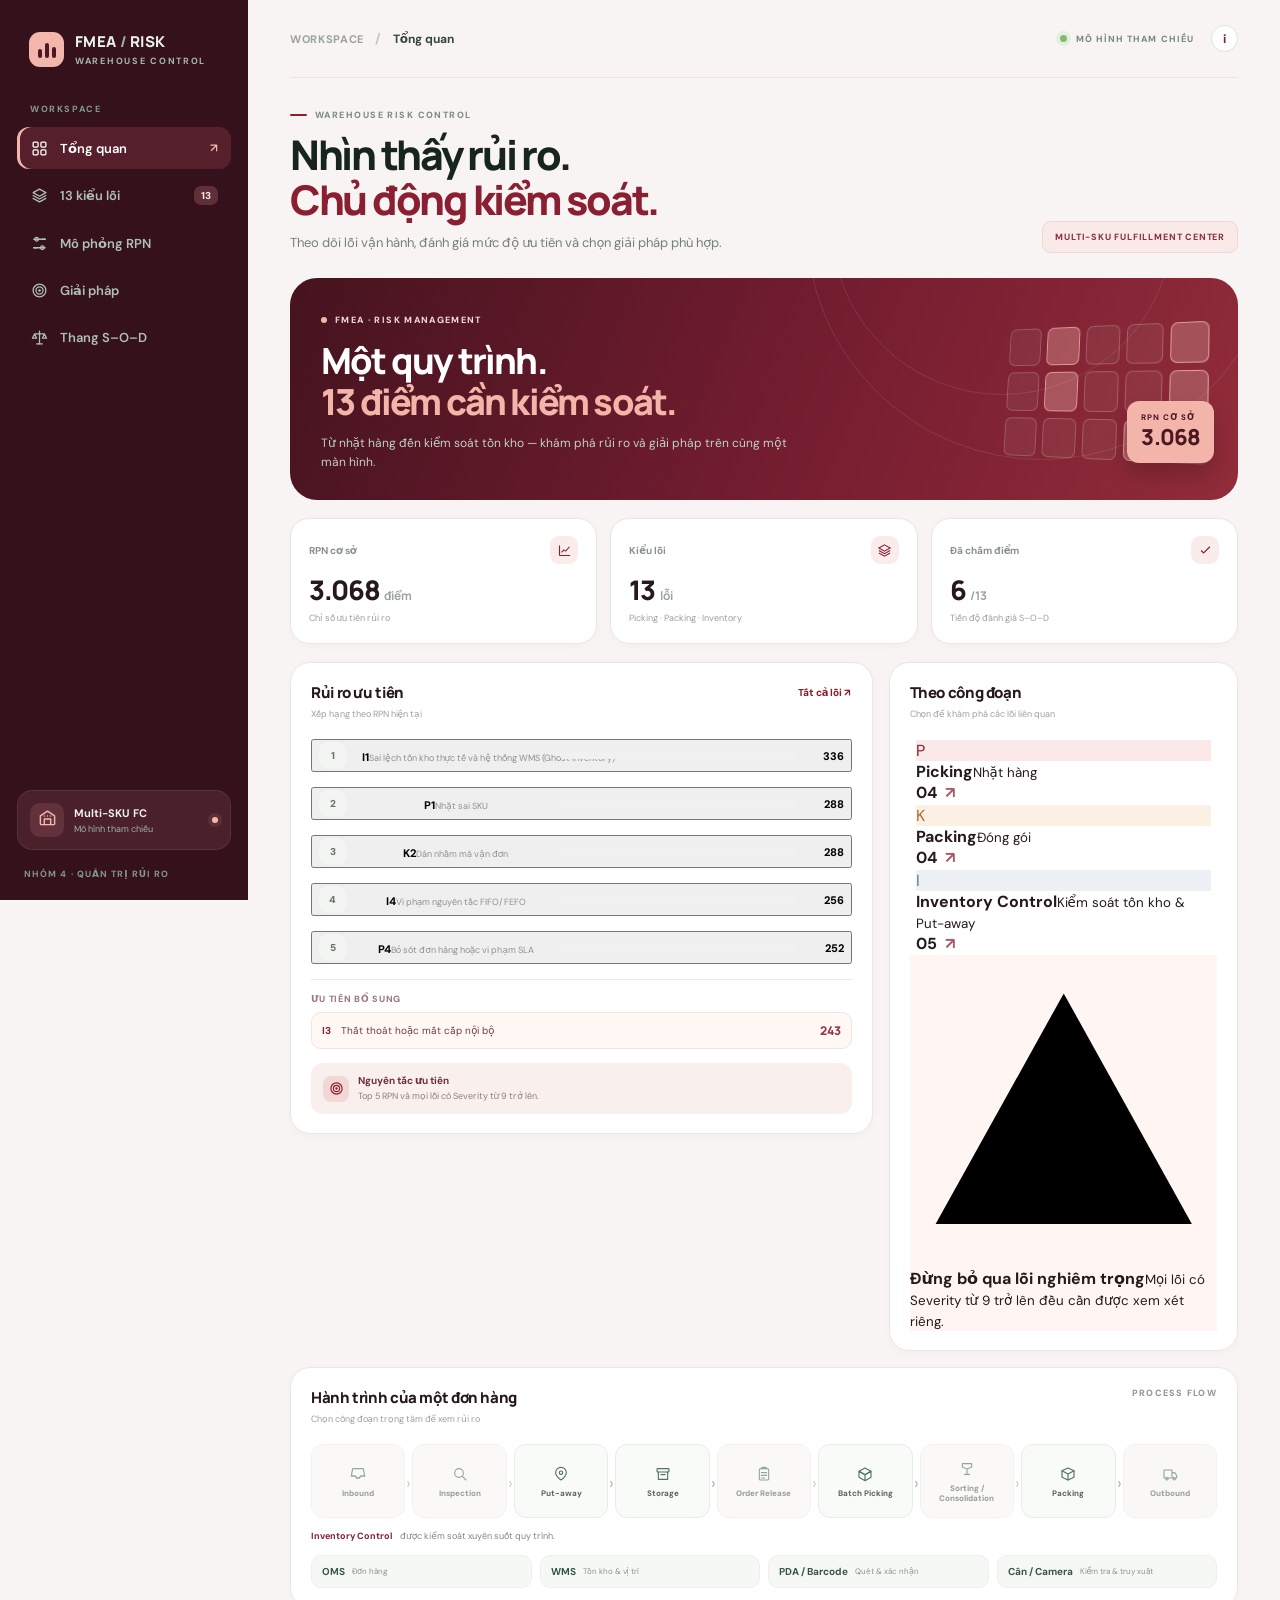
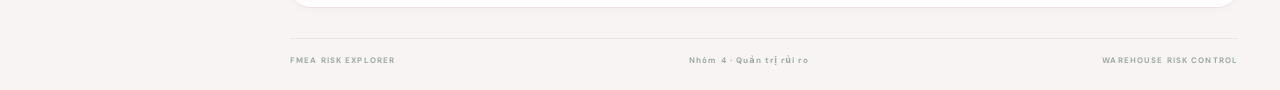
<file: fmea-risk-explorer/index.html>
<!doctype html>
<html lang="vi">
<head>
  <meta charset="UTF-8" />
  <meta name="viewport" content="width=device-width, initial-scale=1, viewport-fit=cover" />
  <meta name="theme-color" content="#421520" />
  <meta name="description" content="FMEA Risk Explorer — mô phỏng nhận diện và phòng ngừa rủi ro vận hành kho hàng thương mại điện tử." />
  <title>FMEA Risk Explorer · Warehouse Risk Control</title>
  <link rel="preconnect" href="https://fonts.googleapis.com">
  <link rel="preconnect" href="https://fonts.gstatic.com" crossorigin>
  <link href="https://fonts.googleapis.com/css2?family=DM+Sans:wght@400;500;600;700;800&family=Manrope:wght@400;500;600;700;800&display=swap" rel="stylesheet">
  <link rel="stylesheet" href="styles.css" />
  <link rel="stylesheet" href="styles-components.css" />
  <link rel="stylesheet" href="styles-responsive.css" />
  <link rel="stylesheet" href="styles-theme.css" />
</head>
<body>
  <div class="app-shell">
    <aside class="sidebar" aria-label="Điều hướng chính">
      <a class="brand" href="#overview" data-nav="overview">
        <span class="brand-mark"><span></span><span></span><span></span></span>
        <span class="brand-copy"><strong>FMEA<span> / </span>RISK</strong><small>WAREHOUSE CONTROL</small></span>
      </a>
      <div class="sidebar-label">WORKSPACE</div>
      <nav class="side-nav">
        <button class="nav-item active" data-nav="overview"><span class="nav-icon" data-icon="grid"></span><span>Tổng quan</span><span class="nav-arrow">↗</span></button>
        <button class="nav-item" data-nav="errors"><span class="nav-icon" data-icon="layers"></span><span>13 kiểu lỗi</span><span class="nav-count">13</span></button>
        <button class="nav-item" data-nav="simulator"><span class="nav-icon" data-icon="sliders"></span><span>Mô phỏng RPN</span></button>
        <button class="nav-item" data-nav="solutions"><span class="nav-icon" data-icon="target"></span><span>Giải pháp</span></button>
        <button class="nav-item" data-nav="scale"><span class="nav-icon" data-icon="scale"></span><span>Thang S–O–D</span></button>
      </nav>
      <div class="sidebar-bottom">
        <div class="model-card">
          <div class="model-icon"><span data-icon="warehouse"></span></div>
          <div><strong>Multi-SKU FC</strong><small>Mô hình tham chiếu</small></div>
          <span class="status-dot"></span>
        </div>
        <div class="sidebar-foot">NHÓM 4 · QUẢN TRỊ RỦI RO</div>
      </div>
    </aside>
    <main class="main-area">
      <header class="topbar">
        <div class="mobile-brand"><span class="brand-mark"><span></span><span></span><span></span></span><strong>FMEA / RISK</strong></div>
        <div class="breadcrumbs"><span>WORKSPACE</span><b>/</b><strong id="crumb-title">Tổng quan</strong></div>
        <div class="topbar-right"><span class="live-indicator"></span><span>MÔ HÌNH THAM CHIẾU</span><button class="top-icon" aria-label="Thông tin" data-action="about">i</button></div>
      </header>
      <section id="screen" class="screen" aria-live="polite"></section>
      <footer class="footer-note"><span>FMEA RISK EXPLORER</span><span>Nhóm 4 · Quản trị rủi ro</span><span>WAREHOUSE RISK CONTROL</span></footer>
    </main>
  </div>
  <nav class="mobile-dock" aria-label="Điều hướng di động">
    <button class="dock-item active" data-nav="overview"><span data-icon="grid"></span><small>Tổng quan</small></button>
    <button class="dock-item" data-nav="errors"><span data-icon="layers"></span><small>Kiểu lỗi</small></button>
    <button class="dock-item" data-nav="simulator"><span class="dock-focus"><span data-icon="sliders"></span></span><small>Mô phỏng</small></button>
    <button class="dock-item" data-nav="solutions"><span data-icon="target"></span><small>Giải pháp</small></button>
    <button class="dock-item" data-nav="scale"><span data-icon="scale"></span><small>Thang điểm</small></button>
  </nav>
  <div class="modal-backdrop" id="modal-backdrop" hidden>
    <section class="detail-modal" role="dialog" aria-modal="true" aria-labelledby="modal-title">
      <div class="modal-handle"></div><div id="modal-content"></div>
    </section>
  </div>
  <script src="data.js"></script>
  <script src="app-core.js"></script>
  <script src="app-overview.js"></script>
  <script src="app-errors.js"></script>
  <script src="app-simulator.js"></script>
  <script src="app-solutions.js"></script>
  <script src="app-scale.js"></script>
</body>
</html>
</file>
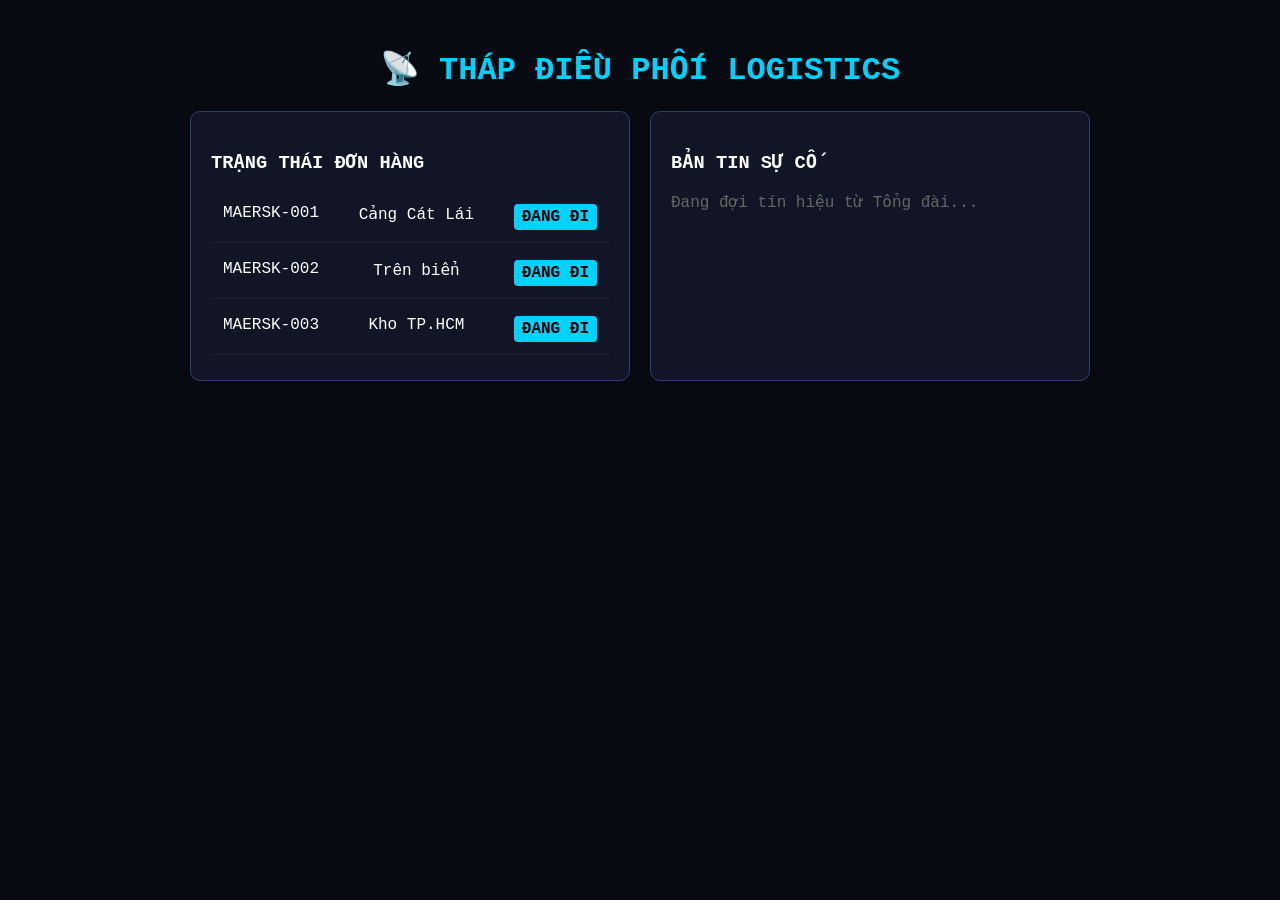
<file: warmup.html>
<!DOCTYPE html>
<html lang="vi">
<head>
    <meta charset="UTF-8">
    <title>Chặng 1: Điều phối Logistics</title>
    <style>
        body { background: #080a12; color: #fff; font-family: 'Courier New', monospace; padding: 20px; }
        .dashboard { display: grid; grid-template-columns: 1fr 1fr; gap: 20px; max-width: 900px; margin: auto; }
        .card { background: #111525; border: 1px solid #303e6d; padding: 20px; border-radius: 10px; }
        .order-row { display: flex; justify-content: space-between; padding: 12px; border-bottom: 1px solid #222; margin-bottom: 5px; }
        .status-tag { padding: 4px 8px; border-radius: 4px; font-weight: bold; }
        .IN_TRANSIT { background: #00d2ff; color: #000; }
        .DELAYED { background: #ff0044; color: #fff; }
    </style>
</head>
<body>
    <h1 style="text-align:center; color:#00d2ff;">📡 THÁP ĐIỀU PHỐI LOGISTICS</h1>
    <div class="dashboard">
        <div class="card">
            <h3>TRẠNG THÁI ĐƠN HÀNG</h3>
            <div id="order-list">
                <div class="order-row"><span>MAERSK-001</span> <span>Cảng Cát Lái</span> <span class="status-tag IN_TRANSIT">ĐANG ĐI</span></div>
                <div class="order-row"><span>MAERSK-002</span> <span>Trên biển</span> <span class="status-tag IN_TRANSIT">ĐANG ĐI</span></div>
                <div class="order-row"><span>MAERSK-003</span> <span>Kho TP.HCM</span> <span class="status-tag IN_TRANSIT">ĐANG ĐI</span></div>
            </div>
        </div>
        <div class="card" id="event-log">
            <h3>BẢN TIN SỰ CỐ</h3>
            <p style="color:#666;">Đang đợi tín hiệu từ Tổng đài...</p>
        </div>
    </div>
    <script>
        // Khi bồ thuyết trình, cứ dùng chuột bấm vào đây để giả lập sự cố
        document.getElementById('event-log').onclick = () => {
            document.getElementById('event-log').innerHTML = "<p style='color:#ffcc00; font-weight:bold;'>⚠️ CẢNH BÁO: Tàu MAERSK-002 gặp bão tại Biển Đông! Cập nhật lộ trình ngay!</p>";
        };
    </script>
</body>
</html>
</file>
<file: fmea-risk-explorer/styles.css>
:root{
  --bg:#f3f5f2;--surface:#fff;--surface-2:#f8faf7;--ink:#17231e;--muted:#78827c;--line:#e5eae5;
  --green:#184d3d;--green-2:#21634d;--lime:#d5f36f;--lime-2:#bce65a;--coral:#d86e5a;--amber:#d7a342;
  --blue:#628ba4;--shadow:0 12px 38px rgba(27,47,37,.07);--radius:22px;
}
*{box-sizing:border-box}html{scroll-behavior:smooth}body{margin:0;background:var(--bg);color:var(--ink);font-family:'DM Sans',system-ui,sans-serif;-webkit-font-smoothing:antialiased}button,input{font:inherit}button{cursor:pointer}button:focus-visible,input:focus-visible{outline:3px solid rgba(33,99,77,.22);outline-offset:2px}a{color:inherit;text-decoration:none}.app-shell{min-height:100vh}.sidebar{width:248px;position:fixed;inset:0 auto 0 0;background:#172f27;color:#eaf1eb;padding:28px 17px 20px;display:flex;flex-direction:column;z-index:20}.brand{display:flex;align-items:center;gap:11px;padding:3px 12px 36px}.brand-mark{width:35px;height:35px;border-radius:11px;background:var(--lime);display:flex;align-items:flex-end;justify-content:center;gap:3px;padding:9px 8px;flex-shrink:0}.brand-mark span{display:block;width:4px;border-radius:4px;background:#193d31}.brand-mark span:nth-child(1){height:9px}.brand-mark span:nth-child(2){height:15px}.brand-mark span:nth-child(3){height:11px}.brand-copy{display:flex;flex-direction:column;gap:3px}.brand-copy strong{font:800 15px Manrope,sans-serif;letter-spacing:.02em}.brand-copy strong span{color:#9db2a5}.brand-copy small{font-size:8px;letter-spacing:.19em;color:#a8b9ae;font-weight:700}.sidebar-label{font-size:9px;font-weight:800;letter-spacing:.18em;color:#82978b;padding:0 13px 12px}.side-nav{display:grid;gap:5px}.nav-item{border:0;width:100%;display:flex;align-items:center;gap:12px;text-align:left;color:#afc0b5;background:transparent;padding:12px 13px;border-radius:12px;font-weight:600;font-size:13px;transition:.2s}.nav-item:hover{background:rgba(255,255,255,.07);color:#fff}.nav-item.active{background:#26473b;color:#fff;box-shadow:inset 3px 0 0 var(--lime)}.nav-icon,.dock-item>span:first-child{width:18px;height:18px;display:grid;place-items:center}.nav-icon svg,.dock-item svg,.model-icon svg,.top-icon svg{width:17px;height:17px;stroke:currentColor;fill:none;stroke-width:1.8;stroke-linecap:round;stroke-linejoin:round}.nav-arrow{margin-left:auto;font-size:12px;color:var(--lime)}.nav-count{margin-left:auto;padding:3px 7px;border-radius:7px;background:#355547;color:#cfddcf;font-size:10px;font-weight:800}.sidebar-bottom{margin-top:auto}.model-card{padding:12px;background:#213e33;border:1px solid rgba(255,255,255,.08);border-radius:15px;display:flex;align-items:center;gap:10px}.model-icon{width:34px;height:34px;border-radius:10px;background:#345747;display:grid;place-items:center;color:var(--lime)}.model-icon svg{width:19px;height:19px}.model-card div:nth-child(2){display:grid;gap:3px}.model-card strong{font-size:11px}.model-card small{font-size:9px;color:#9db2a5}.status-dot{width:6px;height:6px;border-radius:50%;background:var(--lime);margin-left:auto;box-shadow:0 0 0 4px rgba(213,243,111,.1)}.sidebar-foot{font-size:8px;letter-spacing:.12em;color:#81988b;padding:18px 7px 0;font-weight:700}.main-area{margin-left:248px;min-height:100vh;max-width:calc(100% - 248px);padding:0 42px 25px}.topbar{height:78px;border-bottom:1px solid var(--line);display:flex;align-items:center;justify-content:space-between;gap:12px}.breadcrumbs{display:flex;align-items:center;gap:11px;font-size:11px;color:#9aa39d;letter-spacing:.06em;font-weight:700}.breadcrumbs b{font-size:13px;color:#c1c8c2}.breadcrumbs strong{color:#34473d;letter-spacing:0;font-size:12px}.topbar-right{display:flex;align-items:center;gap:9px;color:#7a8980;font-size:9px;font-weight:800;letter-spacing:.12em}.live-indicator{width:7px;height:7px;border-radius:50%;background:#83ba6e;box-shadow:0 0 0 4px #e4f0df}.top-icon{width:27px;height:27px;border-radius:50%;border:1px solid #dde4dd;background:#fff;color:#637168;font-weight:800;font-size:12px;margin-left:8px}.mobile-brand{display:none}.screen{max-width:1290px;margin:0 auto;padding:31px 0 30px}.footer-note{display:flex;justify-content:space-between;border-top:1px solid var(--line);padding:16px 0 0;color:#a0aaa3;font-size:8px;letter-spacing:.14em;font-weight:800}.page-head{display:flex;justify-content:space-between;align-items:flex-end;gap:20px;margin-bottom:25px}.eyebrow{display:flex;align-items:center;gap:8px;font-size:9px;letter-spacing:.16em;color:#7d8b82;font-weight:800;text-transform:uppercase;margin-bottom:11px}.eyebrow:before{content:'';width:17px;height:2px;background:var(--green-2);border-radius:9px}.page-title{font:800 clamp(27px,3.2vw,42px)/1.1 Manrope,sans-serif;letter-spacing:-.055em;margin:0;color:#18251f}.page-title .accent{color:var(--green-2)}.page-subtitle{font-size:13px;color:#758078;margin:11px 0 0;line-height:1.55}.model-tag{border:1px solid #dce7d8;background:#eef5e8;padding:9px 12px;border-radius:9px;color:#537348;font-size:9px;font-weight:800;letter-spacing:.09em;white-space:nowrap}.hero-panel{position:relative;overflow:hidden;border-radius:27px;background:#1c4638;color:#fff;padding:29px 31px;margin-bottom:18px;min-height:190px;display:flex;align-items:center;justify-content:space-between;gap:28px}.hero-panel:before,.hero-panel:after{content:'';position:absolute;border:1px solid rgba(222,244,216,.11);border-radius:50%;pointer-events:none}.hero-panel:before{width:340px;height:340px;right:65px;top:-225px}.hero-panel:after{width:470px;height:470px;right:-40px;top:-290px}.hero-copy{position:relative;z-index:1;max-width:570px}.hero-kicker{display:inline-flex;gap:8px;align-items:center;font-size:9px;letter-spacing:.15em;color:#bfd2c2;font-weight:800;margin-bottom:14px}.hero-kicker span{width:6px;height:6px;border-radius:50%;background:var(--lime)}.hero-title{font:800 clamp(25px,3vw,36px)/1.14 Manrope,sans-serif;letter-spacing:-.05em;margin:0}.hero-title em{color:var(--lime);font-style:normal}.hero-desc{font-size:12px;color:#c0d1c6;line-height:1.6;margin:12px 0 0;max-width:480px}.hero-visual{position:relative;width:220px;height:140px;flex-shrink:0;z-index:1}.hero-grid{position:absolute;inset:5px 0 0 8px;display:grid;grid-template-columns:repeat(5,1fr);grid-template-rows:repeat(3,1fr);gap:7px;transform:perspective(500px) rotateY(-19deg) rotateX(7deg)}.hero-grid span{border:1px solid rgba(219,241,221,.23);border-radius:7px;background:rgba(224,244,222,.06)}.hero-grid span:nth-child(2),.hero-grid span:nth-child(7),.hero-grid span:nth-child(14){background:rgba(213,243,111,.33);border-color:rgba(213,243,111,.68)}.hero-grid span:nth-child(5),.hero-grid span:nth-child(10){background:rgba(240,132,108,.34);border-color:rgba(240,132,108,.65)}.hero-score{position:absolute;right:-7px;bottom:-4px;background:var(--lime);color:#1d3d31;border-radius:12px;padding:11px 14px;box-shadow:0 12px 22px rgba(0,0,0,.18)}.hero-score small{display:block;font-size:8px;letter-spacing:.12em;font-weight:800}.hero-score strong{font:800 22px Manrope,sans-serif;letter-spacing:-.04em}.stats-grid{display:grid;grid-template-columns:repeat(3,minmax(0,1fr));gap:13px;margin-bottom:18px}.stat-card{background:var(--surface);border:1px solid var(--line);border-radius:19px;padding:17px 18px;min-height:102px;box-shadow:0 3px 12px rgba(30,49,38,.02)}.stat-top{display:flex;align-items:center;justify-content:space-between;color:#87928a;font-size:10px;font-weight:700}.stat-icon{width:28px;height:28px;border-radius:9px;background:#f0f5eb;display:grid;place-items:center;color:var(--green)}.stat-icon svg{width:15px;height:15px;stroke:currentColor;fill:none;stroke-width:1.8}.stat-value{font:800 27px Manrope,sans-serif;letter-spacing:-.05em;margin-top:7px}.stat-value span{font-size:12px;color:#9aa39c;font-weight:700;letter-spacing:0;margin-left:5px}.stat-foot{font-size:9px;color:#97a099;margin-top:4px}.overview-grid{display:grid;grid-template-columns:minmax(0,1.25fr) minmax(280px,.75fr);gap:16px;align-items:start}.panel{background:#fff;border:1px solid var(--line);border-radius:20px;padding:19px 20px;box-shadow:0 3px 12px rgba(30,49,38,.02)}.panel-head{display:flex;align-items:flex-start;justify-content:space-between;gap:12px;margin-bottom:17px}.panel-title{font:800 15px Manrope,sans-serif;letter-spacing:-.025em;margin:0}.panel-meta{color:#98a29a;font-size:9px;margin-top:5px}.text-button{border:0;background:transparent;color:var(--green-2);font-size:10px;font-weight:800;padding:4px 0}.rank-list{display:grid;gap:15px}.rank-row{display:grid;grid-template-columns:33px minmax(105px,.8fr) minmax(100px,1fr) 39px;align-items:center;gap:10px}.rank-no{width:27px;height:27px;border-radius:9px;background:#f2f5f1;display:grid;place-items:center;font-size:10px;color:#64736a;font-weight:800}.rank-main{min-width:0}.rank-code{font-size:11px;font-weight:800}.rank-name{font-size:9px;color:#89938c;margin-top:3px;white-space:nowrap;overflow:hidden;text-overflow:ellipsis}.rank-track{height:7px;background:#eff2ee;border-radius:20px;overflow:hidden}.rank-fill{height:100%;border-radius:20px;background:var(--green-2)}.rank-fill.coral{background:var(--coral)}.rank-fill.amber{background:var(--amber)}.rank-value{text-align:right;font-size:11px;font-weight:800;font-variant-numeric:tabular-nums}.rank-i3{padding:11px 12px;border-radius:12px;background:#fff8f4;border:1px solid #f3e6df;display:flex;align-items:center;justify-content:space-between;margin-top:16px}.rank-i3 strong{font-size:10px}.rank-i3 span{font-size:9px;color:#9c7468}.rank-i3 b{font:800 13px Manrope;color:#bd634e}.contribution{display:flex;align-items:center;gap:16px;padding:15px 0 1px;margin-top:14px;border-top:1px solid #eff2ee}.donut{width:65px;height:65px;border-radius:50%;background:conic-gradient(var(--green-2) 0 46.28%,#edf1ec 46.28% 100%);display:grid;place-items:center;position:relative;flex-shrink:0}.donut:before{content:'';position:absolute;inset:7px;border-radius:50%;background:#fff}.donut strong{position:relative;font:800 11px Manrope}.process-panel{margin-top:16px}.process-flow{display:grid;grid-template-columns:repeat(9,minmax(64px,1fr));gap:7px;align-items:stretch}.process-step{position:relative;border:1px solid #e8ede8;background:#f9fbf8;border-radius:12px;min-height:74px;padding:12px 7px 9px;text-align:center;display:flex;flex-direction:column;align-items:center;justify-content:center;gap:7px;transition:.2s}.process-step:hover,.process-step.selected{border-color:#b9d0bc;background:#eff6eb;transform:translateY(-2px)}.process-step:after{content:'›';position:absolute;right:-7px;top:27px;color:#aab6ad;font-size:17px;z-index:1}.process-step:last-child:after{display:none}.process-step svg{width:16px;height:16px;stroke:#527361;fill:none;stroke-width:1.7;stroke-linecap:round;stroke-linejoin:round}.process-step span{font-size:8px;font-weight:800;color:#58665d;line-height:1.2}.process-note{display:flex;gap:8px;align-items:center;margin-top:12px;color:#7c887f;font-size:9px}.process-note b{color:var(--green-2)}.systems-row{display:grid;grid-template-columns:repeat(4,1fr);gap:8px;margin-top:13px}.system-chip{background:#f6f8f5;border:1px solid #edf0eb;border-radius:10px;padding:9px 10px;display:flex;align-items:center;gap:7px}.system-chip b{font-size:10px;color:#355644}.system-chip span{font-size:8px;color:#8a958d}.section-label{font-size:9px;letter-spacing:.14em;color:#8c9890;font-weight:800}.group-tabs{display:flex;gap:7px;flex-wrap:wrap;margin-bottom:16px}.filter-tab{border:1px solid #e1e8e0;background:#fff;color:#738076;border-radius:10px;padding:9px 13px;font-size:10px;font-weight:800;transition:.2s}.filter-tab.active{background:#1d4c3c;color:#fff;border-color:#1d4c3c}.filter-tab span{opacity:.7;margin-left:5px}
</file>
<file: fmea-risk-explorer/styles-components.css>
.risk-grid{display:grid;grid-template-columns:repeat(3,minmax(0,1fr));gap:12px}.risk-card{background:#fff;border:1px solid #e6ebe5;border-radius:17px;padding:15px;text-align:left;display:flex;flex-direction:column;gap:11px;min-height:165px;transition:.2s;position:relative;overflow:hidden}.risk-card:hover{transform:translateY(-3px);box-shadow:var(--shadow);border-color:#bfd2c1}.risk-card.focus-risk{border-color:#d9e4d4}.risk-card-top{display:flex;justify-content:space-between;align-items:center}.code-pill{background:#edf4ec;color:#2b6348;border-radius:7px;padding:5px 8px;font-size:10px;font-weight:800}.risk-rpn-mini{font-size:10px;font-weight:800;color:#263f32}.risk-card h3{font:800 13px/1.35 Manrope,sans-serif;margin:0;letter-spacing:-.02em}.risk-card p{font-size:9px;line-height:1.45;color:#87928a;margin:0}.risk-card-bottom{margin-top:auto;display:flex;align-items:center;justify-content:space-between;gap:8px}.risk-category{font-size:8px;letter-spacing:.06em;text-transform:uppercase;color:#95a097;font-weight:800}.status-tag{font-size:8px;font-weight:800;color:#3e754e;background:#eff7ec;padding:5px 7px;border-radius:6px}.status-tag.unscored{color:#8b938d;background:#f1f3f1}.risk-detail-grid{display:grid;grid-template-columns:minmax(0,1.1fr) minmax(260px,.9fr);gap:13px}.detail-top{display:flex;align-items:center;gap:10px}.detail-code{font:800 25px Manrope;color:var(--green-2)}.detail-heading{font:800 18px/1.25 Manrope;letter-spacing:-.035em;margin:0}.detail-desc{font-size:11px;line-height:1.6;color:#77837b;margin:12px 0 0}.score-grid{display:grid;grid-template-columns:repeat(3,1fr);gap:8px;margin:17px 0}.score-box{background:#f4f7f3;border:1px solid #e8eee7;border-radius:12px;padding:12px}.score-box span{display:block;color:#89968d;font-size:9px;font-weight:800}.score-box strong{display:block;font:800 21px Manrope;margin-top:5px}.score-box small{display:block;font-size:8px;color:#9aa49d;margin-top:2px}.rpn-banner{background:#1b4738;border-radius:16px;color:#fff;padding:16px 18px;display:flex;align-items:center;justify-content:space-between}.rpn-banner span{font-size:10px;color:#c7d6cb}.rpn-banner strong{font:800 25px Manrope;color:var(--lime)}.detail-block{margin-top:15px}.detail-block h4{font:800 11px Manrope;margin:0 0 8px}.detail-block p{font-size:10px;line-height:1.6;color:#78847d;margin:0}.bullet-stack{display:grid;gap:7px}.bullet-line{display:flex;gap:8px;font-size:10px;line-height:1.45;color:#67756b}.bullet-line:before{content:'';width:5px;height:5px;border-radius:50%;background:#75a27a;margin-top:4px;flex-shrink:0}.score-missing{border:1px dashed #d9e1d9;background:#f8faf7;border-radius:13px;padding:15px;color:#78847d;font-size:11px;line-height:1.5}.score-missing strong{display:block;color:#4d5b52;margin-bottom:4px}.sim-layout{display:grid;grid-template-columns:minmax(0,1.1fr) minmax(280px,.9fr);gap:15px}.sim-card{background:#fff;border:1px solid var(--line);border-radius:20px;padding:21px}.select-label{font-size:9px;letter-spacing:.12em;color:#89958d;font-weight:800;display:block;margin-bottom:8px}.risk-select{width:100%;border:1px solid #dfe7dd;background:#f8faf7;border-radius:12px;padding:13px 14px;color:#25362c;font-size:12px;font-weight:700;outline:none}.slider-row{padding:16px 0;border-bottom:1px solid #edf0eb}.slider-row:last-child{border:0}.slider-head{display:flex;justify-content:space-between;align-items:center;margin-bottom:10px}.slider-head strong{font:800 12px Manrope}.slider-head output{font:800 19px Manrope;color:var(--green-2)}input[type=range]{width:100%;accent-color:#276047;height:5px;cursor:pointer}.slider-ticks{display:flex;justify-content:space-between;font-size:8px;color:#a1aaa3;margin-top:4px}.score-desc{font-size:10px;color:#718076;line-height:1.45;margin-top:9px;min-height:28px}.sim-result{background:#193f32;color:#fff;border-radius:21px;padding:22px;position:relative;overflow:hidden}.sim-result:after{content:'';position:absolute;width:210px;height:210px;border:1px solid rgba(255,255,255,.1);border-radius:50%;right:-85px;top:-103px;box-shadow:0 0 0 25px rgba(255,255,255,.025),0 0 0 52px rgba(255,255,255,.02)}.sim-result>*{position:relative;z-index:1}.sim-result .result-label{color:#b8cbbf;font-size:9px;letter-spacing:.13em;font-weight:800}.sim-rpn{font:800 57px/1 Manrope;color:var(--lime);letter-spacing:-.07em;margin:13px 0 5px}.sim-rpn span{font-size:12px;letter-spacing:0;color:#c8d8cd}.sim-diff{font-size:10px;color:#d6e2d8}.sim-compare{display:grid;grid-template-columns:1fr 1fr;gap:8px;margin-top:22px}.compare-box{padding:11px;border-radius:11px;background:rgba(255,255,255,.08)}.compare-box span{display:block;color:#b2c7b8;font-size:8px;font-weight:700}.compare-box strong{display:block;font:800 17px Manrope;margin-top:5px}.sim-separator{height:1px;background:rgba(255,255,255,.13);margin:17px 0}.sim-foot{font-size:9px;color:#c0d2c5;line-height:1.5}.denominator-card{margin-top:13px;background:#f0f5ed;border-radius:14px;padding:13px 14px}.denominator-card strong{display:block;font-size:10px;color:#49654f}.denominator-card p{margin:5px 0 0;font-size:9px;color:#748077;line-height:1.5}.warning-line{display:flex;align-items:flex-start;gap:9px;background:#fff8ed;border:1px solid #f1e5d3;border-radius:13px;padding:12px;color:#876b40;font-size:9px;line-height:1.5;margin-top:13px}.warning-icon{width:17px;height:17px;flex-shrink:0;border-radius:50%;background:#f5e4c6;display:grid;place-items:center;font-size:10px;font-weight:800}.solution-grid{display:grid;grid-template-columns:repeat(2,minmax(0,1fr));gap:12px}.solution-card{background:#fff;border:1px solid #e5ebe4;border-radius:17px;padding:16px}.solution-head{display:flex;align-items:flex-start;gap:10px}.solution-code{width:36px;height:36px;display:grid;place-items:center;background:#edf4ec;color:#2b6046;border-radius:11px;font:800 12px Manrope;flex-shrink:0}.solution-head h3{font:800 12px/1.35 Manrope;margin:2px 0 0}.solution-head small{display:block;font-size:8px;color:#99a39b;margin-top:4px}.solution-sections{display:grid;gap:9px;margin-top:13px}.solution-row{padding-top:9px;border-top:1px solid #f0f2ef}.solution-row span{display:block;font-size:8px;letter-spacing:.1em;color:#98a29b;font-weight:800;margin-bottom:4px}.solution-row p{font-size:10px;color:#66746a;line-height:1.5;margin:0}.solution-tags{display:flex;flex-wrap:wrap;gap:5px;margin-top:11px}.solution-tags b{font-size:8px;background:#f1f5ef;color:#4f7256;border-radius:6px;padding:5px 7px}.scale-tabs{display:flex;gap:7px;margin-bottom:17px}.scale-tab{border:1px solid #dfe6df;background:#fff;color:#7b887f;border-radius:10px;padding:10px 17px;font-size:11px;font-weight:800}.scale-tab.active{background:#1e4c3c;border-color:#1e4c3c;color:#fff}.scale-intro{background:#eaf1e7;border-radius:15px;padding:14px 16px;color:#526b56;font-size:10px;line-height:1.55;margin-bottom:14px}.scale-list{display:grid;grid-template-columns:repeat(2,minmax(0,1fr));gap:8px}.scale-row{background:#fff;border:1px solid #e7ece6;border-radius:13px;padding:12px 13px;display:grid;grid-template-columns:33px 1fr;gap:10px;align-items:start}.scale-num{width:30px;height:30px;border-radius:9px;background:#edf4ec;color:#2d6147;display:grid;place-items:center;font:800 12px Manrope}.scale-text{font-size:10px;line-height:1.5;color:#647268}.scale-denominator{background:#fff;border:1px solid #e7ece6;border-radius:15px;padding:16px;margin-top:16px}.scale-denominator h3{font:800 13px Manrope;margin:0 0 11px}.denom-row{display:grid;grid-template-columns:90px 1fr;gap:10px;border-top:1px solid #eff2ee;padding:9px 0}.denom-row strong{font-size:10px;color:#345a43}.denom-row span{font-size:9px;color:#77847b;line-height:1.45}.empty-state{text-align:center;color:#869188;background:#fff;border:1px dashed #dce5dc;border-radius:17px;padding:35px 20px;font-size:11px}.modal-backdrop{position:fixed;inset:0;background:rgba(17,31,25,.42);z-index:50;display:grid;place-items:center;padding:20px;backdrop-filter:blur(6px)}.modal-backdrop[hidden]{display:none}.detail-modal{width:min(690px,100%);max-height:min(88vh,850px);overflow:auto;background:#f7f9f6;border-radius:23px;padding:22px;box-shadow:0 24px 80px rgba(0,0,0,.23);position:relative}.modal-handle{display:none}.modal-close{width:31px;height:31px;border:1px solid #e1e8e0;border-radius:50%;background:#fff;color:#64736a;font-size:17px;float:right}.modal-content-grid{display:grid;grid-template-columns:1.1fr .9fr;gap:12px;clear:both;padding-top:10px}.modal-card{background:#fff;border:1px solid #e7ece6;border-radius:15px;padding:15px}.modal-card h4{font:800 11px Manrope;margin:0 0 8px}.modal-card p{font-size:10px;line-height:1.55;color:#748177;margin:0}
</file>
<file: fmea-risk-explorer/styles-responsive.css>
.mobile-dock{display:none}.mobile-nav-label{display:none}
@media(max-width:1180px){.main-area{padding-left:28px;padding-right:28px}.process-flow{grid-template-columns:repeat(5,1fr)}.process-step:nth-child(5):after{display:none}.risk-grid{grid-template-columns:repeat(2,minmax(0,1fr))}.overview-grid{grid-template-columns:1fr}.rank-panel{order:1}.process-panel{order:2}}
@media(max-width:760px){body{background:#f4f6f3}.sidebar{display:none}.main-area{margin:0;max-width:none;padding:0 16px 92px}.topbar{height:62px;margin:0 -16px;padding:0 17px;background:rgba(255,255,255,.84);border-bottom:1px solid #e8ede7;backdrop-filter:blur(14px);position:sticky;top:0;z-index:15}.mobile-brand{display:flex;align-items:center;gap:8px;font:800 12px Manrope;letter-spacing:.01em}.mobile-brand .brand-mark{width:27px;height:27px;border-radius:8px;padding:7px 6px;gap:2px}.mobile-brand .brand-mark span{width:3px}.mobile-brand .brand-mark span:nth-child(1){height:7px}.mobile-brand .brand-mark span:nth-child(2){height:11px}.mobile-brand .brand-mark span:nth-child(3){height:8px}.breadcrumbs{display:none}.topbar-right{font-size:8px;gap:7px;letter-spacing:.08em}.top-icon{display:none}.screen{padding:23px 0 18px}.page-head{align-items:flex-start;margin-bottom:18px}.page-title{font-size:28px}.page-subtitle{font-size:11px;margin-top:8px}.model-tag{font-size:7px;padding:7px 8px}.hero-panel{min-height:176px;padding:21px 20px;border-radius:21px;margin-bottom:12px}.hero-title{font-size:26px}.hero-desc{font-size:10px;max-width:280px}.hero-visual{width:112px;height:115px;margin-right:-9px;opacity:.85}.hero-grid{gap:4px}.hero-score{right:-2px;bottom:0;padding:7px 9px}.hero-score strong{font-size:17px}.hero-score small{font-size:6px}.stats-grid{gap:8px;margin-bottom:12px}.stat-card{border-radius:15px;padding:12px 11px;min-height:88px}.stat-top{font-size:8px;gap:4px}.stat-icon{width:24px;height:24px}.stat-icon svg{width:13px;height:13px}.stat-value{font-size:23px;margin-top:7px}.stat-value span{font-size:9px}.stat-foot{font-size:8px;line-height:1.35}.overview-grid{gap:11px}.panel{border-radius:17px;padding:15px}.panel-title{font-size:13px}.rank-list{gap:13px}.rank-row{grid-template-columns:27px minmax(88px,.9fr) minmax(65px,1fr) 34px;gap:7px}.rank-no{width:24px;height:24px;border-radius:8px;font-size:9px}.rank-code{font-size:10px}.rank-name{font-size:8px}.rank-value{font-size:10px}.rank-track{height:6px}.contribution{gap:12px;margin-top:13px}.donut{width:56px;height:56px}.donut strong{font-size:10px}.contribution-copy strong{font-size:10px}.contribution-copy small{font-size:8px}.process-panel{margin-top:12px}.process-flow{grid-template-columns:repeat(3,1fr);gap:7px}.process-step{min-height:68px}.process-step:nth-child(3n):after{display:none}.process-step:nth-child(5):after{display:block}.process-step span{font-size:8px}.systems-row{grid-template-columns:repeat(2,1fr);gap:7px}.system-chip{padding:8px}.system-chip b{font-size:9px}.system-chip span{font-size:7px}.footer-note{font-size:7px;gap:7px;flex-wrap:wrap;padding-top:12px}.mobile-dock{position:fixed;display:grid;grid-template-columns:repeat(5,1fr);bottom:0;left:0;right:0;padding:8px 8px calc(8px + env(safe-area-inset-bottom));background:rgba(255,255,255,.93);border-top:1px solid #e5ebe4;backdrop-filter:blur(18px);z-index:30}.dock-item{border:0;background:transparent;color:#91a096;display:flex;flex-direction:column;align-items:center;justify-content:center;gap:4px;padding:2px 0}.dock-item svg{width:17px;height:17px;stroke:currentColor;fill:none;stroke-width:1.8;stroke-linecap:round;stroke-linejoin:round}.dock-item small{font-size:8px;font-weight:700}.dock-item.active{color:#1e583f}.dock-focus{width:34px;height:25px;border-radius:9px;background:#dff1bb;display:grid;place-items:center;color:#1d543a}.dock-item:not(.active) .dock-focus{background:#eef2ed;color:#829187}.risk-grid{grid-template-columns:repeat(2,minmax(0,1fr));gap:8px}.risk-card{min-height:160px;padding:12px;border-radius:14px;gap:9px}.risk-card h3{font-size:11px}.risk-card p{font-size:8px}.risk-card .code-pill{font-size:9px}.risk-category{font-size:7px}.status-tag{font-size:7px;padding:4px 5px}.page-subtitle{max-width:95%}.risk-detail-grid,.sim-layout{grid-template-columns:1fr;gap:10px}.sim-card{padding:16px;border-radius:17px}.sim-result{border-radius:17px;padding:18px}.sim-rpn{font-size:50px}.solution-grid{grid-template-columns:1fr;gap:9px}.solution-card{padding:14px;border-radius:15px}.scale-tabs{gap:5px}.scale-tab{flex:1;padding:10px 7px;font-size:10px}.scale-list{grid-template-columns:1fr;gap:7px}.scale-row{padding:10px 11px}.scale-text{font-size:9px}.denom-row{grid-template-columns:76px 1fr}.modal-backdrop{align-items:end;padding:0}.detail-modal{width:100%;max-height:88vh;border-radius:23px 23px 0 0;padding:17px 16px calc(20px + env(safe-area-inset-bottom))}.modal-handle{display:block;width:38px;height:4px;border-radius:10px;background:#d7dfd7;margin:0 auto 14px}.modal-content-grid{grid-template-columns:1fr;gap:9px}.modal-close{width:29px;height:29px}.detail-heading{font-size:16px}.detail-code{font-size:22px}.score-grid{gap:6px}.score-box{padding:10px}.score-box strong{font-size:19px}}
@media(max-width:380px){.main-area{padding-left:12px;padding-right:12px}.topbar{margin:0 -12px;padding:0 12px}.topbar-right{font-size:7px}.hero-title{font-size:23px}.hero-desc{max-width:220px}.hero-visual{width:90px}.stat-card{padding:10px 8px}.stat-top{font-size:7px}.stat-value{font-size:21px}.risk-card{padding:10px}.risk-card h3{font-size:10px}.risk-card-bottom{align-items:flex-start;flex-direction:column}}
</file>
<file: fmea-risk-explorer/styles-theme.css>
/* Brand refinement: align the app with the group's burgundy presentation deck. */
:root{
  --bg:#f7f4f3;--surface:#fff;--surface-2:#fcf8f7;--ink:#26191b;--muted:#817477;--line:#eee4e3;
  --green:#421520;--green-2:#8b1f32;--lime:#f4b7ad;--lime-2:#e9958a;--coral:#d65f67;--amber:#c78b4d;
  --blue:#7b879b;--shadow:0 12px 38px rgba(76,24,34,.07);--radius:22px;
}
body{background:var(--bg);color:var(--ink)}
.sidebar{background:#35111b}
.brand-mark{background:#f2b6ad}
.brand-mark span{background:#4d1824}
.nav-item.active{background:#55202c;box-shadow:inset 3px 0 0 #f2b6ad}
.nav-arrow{color:#f2b6ad}
.nav-count{background:#60303a;color:#f8e3df}
.model-card{background:#4a202b}
.model-icon{background:#63313c;color:#f4b7ad}
.status-dot{background:#f4b7ad;box-shadow:0 0 0 4px rgba(244,183,173,.1)}
.hero-panel{background:linear-gradient(112deg,#45131f 0%,#771e31 58%,#922c3a 100%)}
.hero-title em{color:#f3b4a9}
.hero-kicker{color:#f2d9d6}
.hero-kicker span{background:#f3b4a9}
.hero-grid span:nth-child(2),.hero-grid span:nth-child(7),.hero-grid span:nth-child(14){background:rgba(244,183,173,.32);border-color:rgba(244,183,173,.72)}
.hero-grid span:nth-child(5),.hero-grid span:nth-child(10){background:rgba(255,224,203,.22);border-color:rgba(255,224,203,.55)}
.hero-score{background:#f3b4a9;color:#4b1723}
.model-tag{border-color:#f1d6d4;background:#f9e9e7;color:#8b3340}
.eyebrow:before{background:var(--green-2)}
.page-title .accent{color:var(--green-2)}
.stat-icon{background:#faecea;color:#8b1f32}
.rank-fill{background:#8b1f32}
.rank-fill.coral{background:#d65f67}
.rank-fill.amber{background:#c78b4d}
.rank-i3{background:#fff6f3;border-color:#f2e0dc}
.rank-i3 b{color:#9c3444}
.donut{background:conic-gradient(#8b1f32 0 46.28%,#f1e7e5 46.28% 100%)}
.stage-symbol{background:#fae9e8;color:#8b1f32}
.stage-symbol.amber{background:#fbf0e4;color:#a96b2f}
.stage-symbol.blue{background:#edf0f5;color:#697990}
.mini-callout{background:#fff6f3;border-color:#f2e2de}
.mini-callout>span{color:#963344}
.process-step:hover,.process-step.active{border-color:#d9a29e;background:#fff5f3;color:#7e1b2c}
.process-step:focus-visible{outline-color:rgba(139,31,50,.25)}
.filter-tab.active,.scale-tab.active{background:#7f1d30;border-color:#7f1d30;color:#fff}
.code-pill{background:#fae9e7;color:#8b1f32}
.risk-card.focus-risk{border-color:#e4b9b5;background:#fffdfc}
.risk-card:focus-visible,.rank-row:focus-visible{outline-color:rgba(139,31,50,.25)}
.status-tag{background:#f9e9e7;color:#8b1f32}
.status-tag.unscored{background:#f1f2f0;color:#727d75}
.risk-rpn-mini{color:#92263a}
.score-box{background:#fff6f4;border-color:#f1dedb}
.score-box strong{color:#842035}
.rpn-banner{background:#7e1b2e}
.score-missing{background:#fff8f5;border-color:#f0deda;color:#79525a}
.sim-result{background:linear-gradient(130deg,#45131f,#7f1d30)}
.sim-rpn{color:#f4b7ad}
.sim-compare .compare-box{background:rgba(255,255,255,.1)}
.slider-row input[type=range]{accent-color:#9a2d40}
.slider-row output{background:#fae9e7;color:#882238}
.denominator-card{background:#f9eae8}
.denominator-card strong{color:#82283a}
.warning-line{background:#fff7f1;border-color:#f1e2d5;color:#896548}
.warning-icon{background:#f5e4d5;color:#8c5638}
.solution-code,.framework-number{background:#fae9e7;color:#8b1f32}
.solution-tags b{background:#faefed;color:#843344}
.scale-intro{background:#f8e9e7;color:#7c3c44}
.scale-tab.active{background:#7e1b2e;border-color:#7e1b2e}
.scale-num{background:#fae9e7;color:#8b1f32}
.mobile-dock{border-top-color:#eee2e0}
.dock-item.active{color:#8b1f32}
.dock-focus,.dock-item:not(.active) .dock-focus{background:#fae9e7;color:#8b1f32}
.top-icon{color:#8b1f32}
.source-dot{background:#b95c69}
.sidebar-label,.sidebar-foot,.brand-copy small{font-size:9px}
.panel-meta,.stat-foot,.rank-name,.hero-desc,.page-subtitle{line-height:1.55}
.section-subhead{display:flex;align-items:baseline;justify-content:space-between;gap:12px;margin:22px 2px 12px}
.section-subhead strong{font:800 14px Manrope,sans-serif;color:#321b20}
.section-subhead span{font-size:10px;color:#8f7e81}
.framework-subhead{margin-top:28px}
.solution-card{position:relative}
.solution-card[hidden]{display:none!important}
.solution-open{border:0;background:#fae9e7;color:#8b1f32;border-radius:9px;padding:8px 11px;font-size:10px;font-weight:800;margin-top:12px}
.solution-open span{padding-left:5px}
.solution-open:hover{background:#f3d7d3}
.sim-card-top{display:flex;align-items:center;justify-content:space-between;gap:12px;margin-bottom:9px}
.sim-card-top .select-label{margin:0}
.select-label,.result-label{font-size:10px}
.score-desc,.modal-card p,.detail-desc,.detail-block p{font-size:11px;line-height:1.55}
.bullet-line{font-size:11px;line-height:1.5}
@media(max-width:760px){
  .topbar-right{font-size:9px}
  .page-subtitle{font-size:12px}
  .hero-desc{font-size:11px}
  .stat-top{font-size:9px}
  .stat-foot{font-size:9px}
  .panel-meta{font-size:10px}
  .rank-name{font-size:9px}
  .process-step span{font-size:9px}
  .system-chip span{font-size:9px}
  .risk-card h3{font-size:12px}
  .risk-card p{font-size:10px;line-height:1.45}
  .risk-category,.status-tag{font-size:9px}
  .dock-item small{font-size:9px}
  .footer-note{font-size:8px}
  .section-subhead strong{font-size:13px}
  .section-subhead span{font-size:9px}
  .solution-open{font-size:11px}
}
.process-step-muted{cursor:default;opacity:.62;background:#f7f5f3;border-color:#eee9e7;color:#8d8584}
.process-step-muted:hover{transform:none;background:#f7f5f3;border-color:#eee9e7;color:#8d8584;box-shadow:none}

/* Product interaction refinements */
.stage-line{width:100%;border:0;text-align:left;background:transparent;color:inherit;font-family:inherit;cursor:pointer;transition:.18s}
.stage-line:hover{background:#fff5f3;border-radius:12px;transform:translateX(2px)}
.stage-line> b{margin-left:auto;white-space:nowrap}
.stage-line> b span{color:#a65b65;margin-left:4px}
.assessment-progress{display:flex;align-items:center;gap:14px;background:#fff;border:1px solid #eee4e3;border-radius:13px;padding:11px 14px;margin:-3px 0 14px}
.assessment-progress>div:first-child{white-space:nowrap;font-size:10px;color:#817477}
.assessment-progress strong{font:800 13px Manrope;color:#842238}
.progress-track{height:7px;flex:1;background:#f2e9e7;border-radius:20px;overflow:hidden}
.progress-track span{display:block;height:100%;border-radius:20px;background:linear-gradient(90deg,#8b1f32,#d68a89);transition:width .25s}
.score-form{margin-top:16px;padding:16px;background:#fff;border:1px solid #eee0dd;border-radius:16px}
.score-form-heading{display:flex;justify-content:space-between;align-items:center;gap:10px;margin-bottom:12px}
.score-form-heading strong{font:800 12px Manrope;color:#49242d}
.score-form-heading span{font-size:9px;color:#928185}
.score-input-grid{display:grid;grid-template-columns:repeat(3,minmax(0,1fr));gap:9px}
.score-input-grid label{display:grid;gap:6px}
.score-input-grid label span{font-size:10px;font-weight:800;color:#6f5258}
.score-input-grid select{min-width:0;width:100%;border:1px solid #e7d8d7;background:#fcf8f7;border-radius:10px;padding:11px 10px;font:700 13px Manrope;color:#54212d}
.primary-action,.secondary-action{border:0;border-radius:11px;padding:12px 15px;font-size:11px;font-weight:800;display:flex;align-items:center;justify-content:center;gap:10px;transition:.18s}
.primary-action{width:100%;margin-top:12px;background:#821f33;color:#fff;box-shadow:0 6px 16px rgba(130,31,51,.12)}
.primary-action:hover{background:#681829;transform:translateY(-1px)}
.primary-action span{font-size:15px}
.secondary-action{width:100%;margin-top:12px;background:#fae9e7;color:#842238}
.secondary-action:hover{background:#f4d8d4}
.form-feedback{font-size:10px;color:#aa454a;margin-top:6px}
.score-missing{display:flex;flex-direction:column;gap:5px;margin-top:15px}
.score-missing strong{font-size:12px;color:#642b37;margin:0}
.score-missing span{font-size:10px;line-height:1.45}
.saved-score-note{display:flex;justify-content:space-between;align-items:center;gap:8px;margin-top:9px;color:#7f7375;font-size:9px}
.saved-score-note button{border:0;background:transparent;color:#8b1f32;font-size:9px;font-weight:800;text-decoration:underline}
.extra-priority{margin-top:15px;padding-top:13px;border-top:1px solid #f0e7e5}
.extra-priority>span{display:block;margin-bottom:7px;font-size:9px;font-weight:800;letter-spacing:.08em;color:#9b777a;text-transform:uppercase}
.extra-priority button{display:flex;align-items:center;gap:10px;width:100%;text-align:left;background:#fff8f5;border:1px solid #f2e4df;padding:9px 10px;border-radius:10px;color:#6f3b43;margin-top:6px}
.extra-priority button b{font-size:10px;color:#8b1f32}
.extra-priority button span{flex:1;font-size:10px}
.extra-priority button strong{font:800 12px Manrope;color:#9b3547}
.priority-rule{display:flex;align-items:center;gap:9px;margin-top:14px;padding:11px 12px;border-radius:12px;background:#f9efed}
.priority-rule>span{width:26px;height:26px;border-radius:8px;display:grid;place-items:center;background:#f1d8d5;color:#8b1f32;flex-shrink:0}
.priority-rule svg{width:15px;height:15px;stroke:currentColor;fill:none;stroke-width:1.8}
.priority-rule div{display:grid;gap:3px}
.priority-rule strong{font-size:10px;color:#6d313b}
.priority-rule small{font-size:9px;color:#927c80;line-height:1.4}
.app-toast{position:fixed;left:50%;bottom:25px;transform:translate(-50%,12px);background:#3e1621;color:#fff;border-radius:12px;padding:11px 16px;box-shadow:0 12px 28px rgba(35,10,18,.22);font-size:11px;font-weight:700;z-index:80;opacity:0;pointer-events:none;transition:.2s;white-space:nowrap}
.app-toast.show{opacity:1;transform:translate(-50%,0)}
.modal-card h4{color:#4c2730}
.detail-block h4{color:#6e4047}
@media(max-width:760px){
 .assessment-progress{gap:10px;padding:10px 11px}
 .assessment-progress>div:first-child{font-size:9px}
 .score-form{padding:13px}
 .score-form-heading{align-items:flex-start;flex-direction:column;gap:3px}
 .score-input-grid{gap:6px}
 .score-input-grid label span{font-size:9px}
 .score-input-grid select{padding:10px 7px;font-size:12px}
 .saved-score-note{align-items:flex-start;flex-direction:column}
 .app-toast{bottom:82px;max-width:calc(100% - 32px);white-space:normal;text-align:center}
}
</file>
